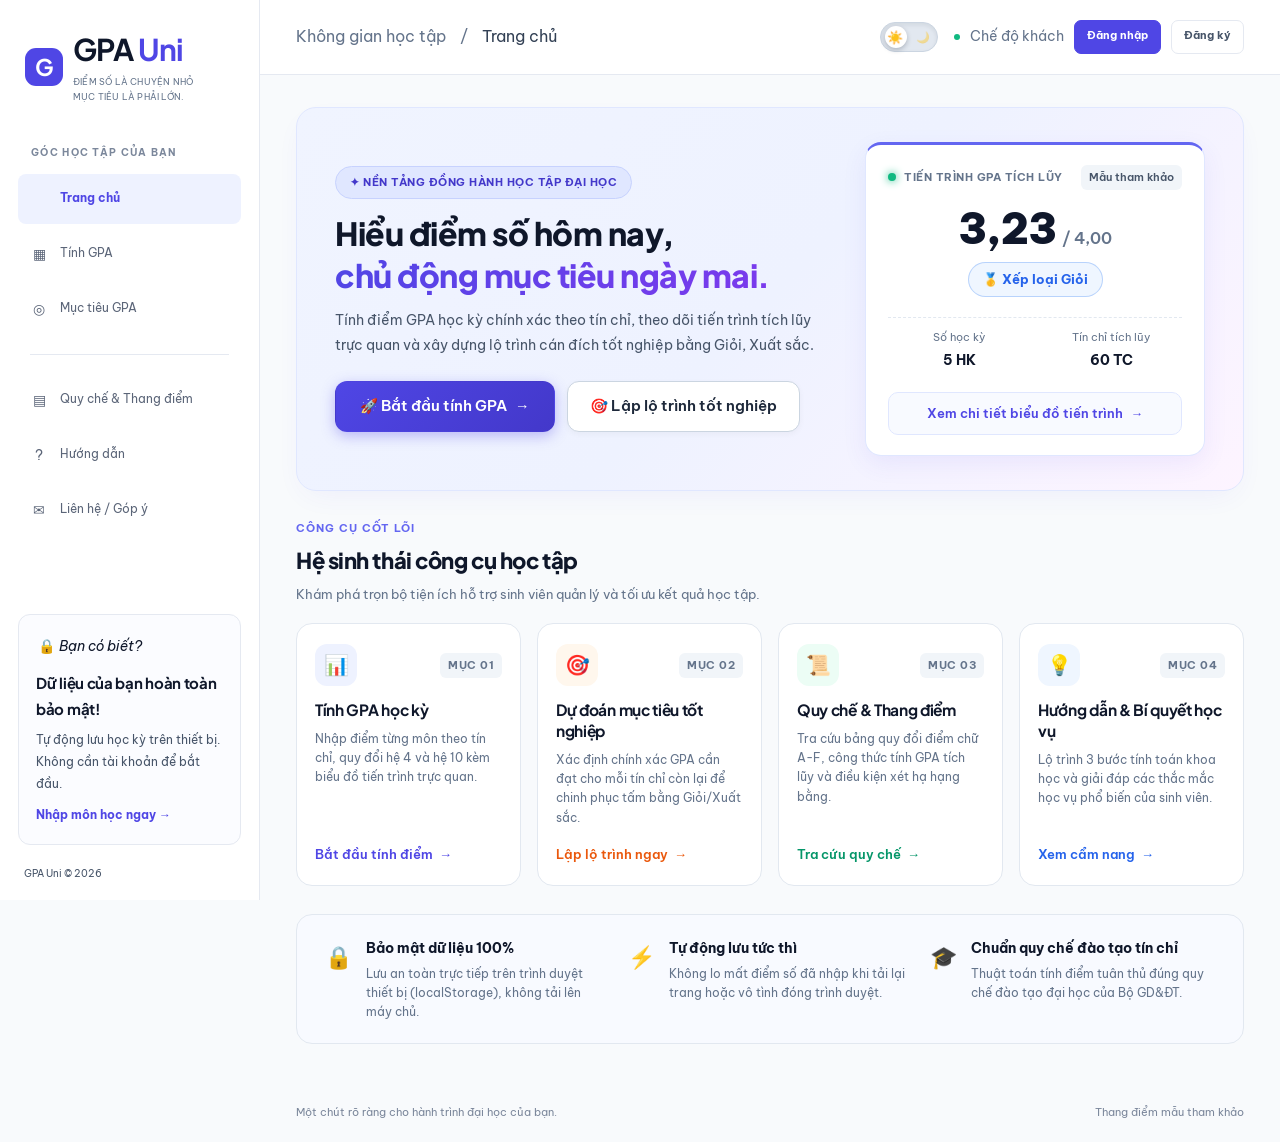
<file: index.html>
<!DOCTYPE html>
<html lang="vi">

<head>
    <meta charset="UTF-8">
    <meta name="viewport" content="width=device-width, initial-scale=1.0">
    <meta name="description"
        content="GPA Uni - Công cụ tính điểm GPA học kỳ, GPA tích lũy và lập kế hoạch mục tiêu học tập cho sinh viên">
    <meta name="keywords" content="GPA Uni, tính GPA, GPA tích lũy, mục tiêu GPA, thang điểm đại học, sinh viên">
    <title>GPA Uni - Tính điểm GPA cho sinh viên</title>
    <link rel="preconnect" href="https://fonts.googleapis.com">
    <link rel="preconnect" href="https://fonts.gstatic.com" crossorigin>
    <link href="https://fonts.googleapis.com/css2?family=Be+Vietnam+Pro:ital,wght@0,400;0,500;0,600;0,700;1,400&family=Plus+Jakarta+Sans:wght@600;700;800&display=swap" rel="stylesheet">
    <link rel="stylesheet" href="style.css">
    <link rel="stylesheet" href="auth.css">
    <link rel="apple-touch-icon" sizes="180x180" href="images/favicon/apple-touch-icon.png">
    <link rel="icon" type="image/png" sizes="32x32" href="images/favicon/favicon-32x32.png">
    <link rel="icon" type="image/png" sizes="16x16" href="images/favicon/favicon-16x16.png">
    <script>
        if (location.protocol.startsWith("http")) {
            var lienKetManifest = document.createElement("link");
            lienKetManifest.rel = "manifest";
            lienKetManifest.href = "webmanifest.json";
            document.head.appendChild(lienKetManifest);
        }
    </script>
</head>

<body>
    <aside class="thanh-ben" id="thanh-ben">
        <button type="button" class="nut-dong-menu" onclick="dongMenuDiDong()"
            aria-label="Đóng menu điều hướng">✕</button>
        <a class="thuong-hieu" href="#trang-chu" onclick="moTrang('trang-chu'); return false;">
            <span class="logo-hinh" aria-hidden="true">G</span>
            <span><strong>GPA <b>Uni</b></strong><small>ĐIỂM SỐ LÀ CHUYỆN NHỎ <br> MỤC TIÊU LÀ PHẢI LỚN.</small></span>
        </a>
        <p class="nhan-menu">GÓC HỌC TẬP CỦA BẠN</p>
        <nav id="menu" aria-label="Menu chính">
            <a id="menu-trang-chu" class="dang-chon" href="#trang-chu"
                onclick="moTrang('trang-chu'); return false;"><span class="bieu-tuong" aria-hidden="true">𖤘</span>Trang
                chủ</a>
            <a id="menu-tinh-gpa" href="#tinh-gpa" onclick="moTrang('tinh-gpa'); return false;"><span class="bieu-tuong"
                    aria-hidden="true">▦</span>Tính GPA</a>
            <a id="menu-muc-tieu" href="#muc-tieu" onclick="moTrang('muc-tieu'); return false;"><span class="bieu-tuong"
                    aria-hidden="true">◎</span>Mục tiêu GPA</a>
            <hr>
            <a id="menu-thang-diem" href="#thang-diem" onclick="moTrang('thang-diem'); return false;"><span
                    class="bieu-tuong" aria-hidden="true">▤</span>Quy chế &amp; Thang điểm</a>
            <a id="menu-huong-dan" href="#huong-dan" onclick="moTrang('huong-dan'); return false;"><span
                    class="bieu-tuong" aria-hidden="true">?</span>Hướng dẫn</a>
            <a id="menu-gop-y" href="#gop-y" onclick="moTrang('gop-y'); return false;"><span class="bieu-tuong"
                    aria-hidden="true">✉</span>Liên hệ / Góp ý</a>
        </nav>
        <div class="cuoi-menu">
            <div class="the-luu-nho">
                <span class="bieu-tuong" aria-hidden="true">🔒</span> <em>Bạn có biết?</em>
                <h3>Dữ liệu của bạn hoàn toàn bảo mật!</h3>
                <p>Tự động lưu học kỳ trên thiết bị.<br>Không cần tài khoản để bắt đầu.</p>
                <a href="#tinh-gpa" onclick="moTrang('tinh-gpa'); return false;">Nhập môn học ngay →</a>
            </div>
            <p class="ban-quyen">GPA Uni © 2026</p>
        </div>
    </aside>
    <div id="lop-phu-menu" class="lop-phu-menu" onclick="dongMenuDiDong()" aria-hidden="true"></div>

    <div class="khung-trang">
        <header class="thanh-tren">
            <div class="duong-dan">
                <button type="button" class="nut-menu" id="nut-menu" onclick="batTatMenu()"
                    aria-label="Mở hoặc đóng menu" aria-expanded="false" aria-controls="thanh-ben">☰</button>
                <span class="ten-khong-gian">Không gian học tập</span><span class="dau-chia">/</span><strong
                    id="ten-trang">Trang chủ</strong>
            </div>
            <div class="cum-phai-thanh-tren">
                <button type="button" id="nut-doi-giao-dien" class="nut-doi-giao-dien" onclick="batTatGiaoDienToi()"
                    role="switch" aria-checked="false" aria-label="Chuyển đổi giao diện sáng hoặc tối"
                    title="Chuyển đổi giao diện Sáng / Tối">
                    <span class="icon-sang" aria-hidden="true">☀️</span>
                    <span class="icon-toi" aria-hidden="true">🌙</span>
                    <span class="nut-gat-tron" aria-hidden="true"></span>
                </button>
                <div class="trang-thai"><span class="cham-xanh"></span>Lưu riêng trên thiết bị <span class="anh-dai-dien"
                        aria-hidden="true">SV</span></div>
            </div>
        </header>

        <main id="noi-dung-chinh" tabindex="-1">
            <section id="trang-chu" class="trang">
                <!-- 1. Hero Banner + Personal KPI Widget (Bento 2 cột) -->
                <div class="khung-hero-trang-chu">
                    <div class="loi-chao-trang-chu">
                        <span class="huy-hieu-kicker-hero">✦ NỀN TẢNG ĐỒNG HÀNH HỌC TẬP ĐẠI HỌC</span>
                        <h1 class="tieu-de-hero-chinh">Hiểu điểm số hôm nay,<br><span class="diem-nhan-gradient">chủ động mục tiêu ngày mai.</span></h1>
                        <p class="mo-ta-hero">Tính điểm GPA học kỳ chính xác theo tín chỉ, theo dõi tiến trình tích lũy trực quan và xây dựng lộ trình cán đích tốt nghiệp bằng Giỏi, Xuất sắc.</p>
                        <div class="nhom-nut-hero">
                            <a class="nut-chinh-hero" href="#tinh-gpa" onclick="moTrang('tinh-gpa'); return false;">
                                🚀 Bắt đầu tính GPA <span aria-hidden="true">→</span>
                            </a>
                            <a class="nut-phu-hero" href="#muc-tieu" onclick="moTrang('muc-tieu'); return false;">
                                🎯 Lập lộ trình tốt nghiệp
                            </a>
                        </div>
                    </div>

                    <div class="cot-widget-hero">
                        <div id="widget-kpi-trang-chu" class="the-widget-kpi-trang-chu" aria-live="polite">
                            <!-- Được tự động cập nhật bởi capNhatWidgetTrangChu() -->
                        </div>
                    </div>
                </div>

                <!-- 2. Lưới 4 Thẻ Bento Công Cụ Trụ Cột -->
                <div class="khung-phan-doan-trang-chu">
                    <div class="dau-phan-doan-trang-chu">
                        <div>
                            <span class="so-muc-phan-doan">CÔNG CỤ CỐT LÕI</span>
                            <h2>Hệ sinh thái công cụ học tập</h2>
                            <p>Khám phá trọn bộ tiện ích hỗ trợ sinh viên quản lý và tối ưu kết quả học tập.</p>
                        </div>
                    </div>

                    <div class="luoi-bento-cong-cu-trang-chu">
                        <!-- Thẻ 1: Tính GPA -->
                        <a class="the-bento-tool tim" href="#tinh-gpa" onclick="moTrang('tinh-gpa'); return false;">
                            <div class="dau-the-tool">
                                <span class="icon-tool" aria-hidden="true">📊</span>
                                <span class="badge-tool">MỤC 01</span>
                            </div>
                            <h3>Tính GPA học kỳ</h3>
                            <p>Nhập điểm từng môn theo tín chỉ, quy đổi hệ 4 và hệ 10 kèm biểu đồ tiến trình trực quan.</p>
                            <span class="nut-chuyen-tool">Bắt đầu tính điểm <b aria-hidden="true">→</b></span>
                        </a>

                        <!-- Thẻ 2: Mục tiêu GPA -->
                        <a class="the-bento-tool cam" href="#muc-tieu" onclick="moTrang('muc-tieu'); return false;">
                            <div class="dau-the-tool">
                                <span class="icon-tool" aria-hidden="true">🎯</span>
                                <span class="badge-tool">MỤC 02</span>
                            </div>
                            <h3>Dự đoán mục tiêu tốt nghiệp</h3>
                            <p>Xác định chính xác GPA cần đạt cho mỗi tín chỉ còn lại để chinh phục tấm bằng Giỏi/Xuất sắc.</p>
                            <span class="nut-chuyen-tool">Lập lộ trình ngay <b aria-hidden="true">→</b></span>
                        </a>

                        <!-- Thẻ 3: Quy chế & Thang điểm -->
                        <a class="the-bento-tool xanh-la" href="#thang-diem" onclick="moTrang('thang-diem'); return false;">
                            <div class="dau-the-tool">
                                <span class="icon-tool" aria-hidden="true">📜</span>
                                <span class="badge-tool">MỤC 03</span>
                            </div>
                            <h3>Quy chế &amp; Thang điểm</h3>
                            <p>Tra cứu bảng quy đổi điểm chữ A-F, công thức tính GPA tích lũy và điều kiện xét hạ hạng bằng.</p>
                            <span class="nut-chuyen-tool">Tra cứu quy chế <b aria-hidden="true">→</b></span>
                        </a>

                        <!-- Thẻ 4: Hướng dẫn -->
                        <a class="the-bento-tool xanh-duong" href="#huong-dan" onclick="moTrang('huong-dan'); return false;">
                            <div class="dau-the-tool">
                                <span class="icon-tool" aria-hidden="true">💡</span>
                                <span class="badge-tool">MỤC 04</span>
                            </div>
                            <h3>Hướng dẫn &amp; Bí quyết học vụ</h3>
                            <p>Lộ trình 3 bước tính toán khoa học và giải đáp các thắc mắc học vụ phổ biến của sinh viên.</p>
                            <span class="nut-chuyen-tool">Xem cẩm nang <b aria-hidden="true">→</b></span>
                        </a>
                    </div>
                </div>

                <!-- 3. Dải Cam kết & Bảo mật -->
                <div class="dai-cam-ket-trang-chu">
                    <div class="muc-cam-ket">
                        <span class="icon-cam-ket" aria-hidden="true">🔒</span>
                        <div>
                            <strong>Bảo mật dữ liệu 100%</strong>
                            <p>Lưu an toàn trực tiếp trên trình duyệt thiết bị (localStorage), không tải lên máy chủ.</p>
                        </div>
                    </div>
                    <div class="muc-cam-ket">
                        <span class="icon-cam-ket" aria-hidden="true">⚡</span>
                        <div>
                            <strong>Tự động lưu tức thì</strong>
                            <p>Không lo mất điểm số đã nhập khi tải lại trang hoặc vô tình đóng trình duyệt.</p>
                        </div>
                    </div>
                    <div class="muc-cam-ket">
                        <span class="icon-cam-ket" aria-hidden="true">🎓</span>
                        <div>
                            <strong>Chuẩn quy chế đào tạo tín chỉ</strong>
                            <p>Thuật toán tính điểm tuân thủ đúng quy chế đào tạo đại học của Bộ GD&amp;ĐT.</p>
                        </div>
                    </div>
                </div>
            </section>

            <section id="tinh-gpa" class="trang">
                <div id="dau-trang-tinh" class="dau-trang">
                    <div>
                        <p class="so-muc">01 / TÍNH GPA</p>
                        <h1>Tính GPA học kỳ</h1>
                        <p>Mỗi môn học đều có trọng số. Cùng xem bức tranh học kỳ của bạn.</p>
                    </div>
                </div>

                <div class="the-bieu-do-tich-luy" id="khung-bieu-do-tich-luy" style="display: none;">
                    <div class="luoi-bieu-do-tich-luy">
                        <div class="cot-do-thi-tich-luy">
                            <div class="dau-bieu-do-tich-luy">
                                <div>
                                    <h2 class="tieu-de-bieu-do-tich-luy">Biểu đồ tiến trình GPA tích lũy</h2>
                                    <p>Theo dõi trực quan xu hướng điểm trung bình tích lũy qua các học kỳ.</p>
                                </div>
                            </div>

                            <div class="khung-svg-tich-luy">
                                <svg id="bieu-do-gpa-svg" viewBox="0 0 740 300" role="img"
                                    aria-label="Biểu đồ tiến trình GPA tích lũy qua các học kỳ"></svg>
                                <div id="hop-xoa-moc-bieu-do" class="hop-xoa-moc-bieu-do" hidden role="dialog"
                                    aria-label="Tùy chọn mốc học kỳ">
                                    <div class="thong-tin-moc-chon">
                                        <span id="ten-moc-dang-chon" class="ten-moc-dang-chon">HK1 24-25</span>
                                        <span id="diem-moc-dang-chon" class="diem-moc-dang-chon">3,33</span>
                                        <span id="tin-chi-moc-dang-chon" class="tin-chi-moc-dang-chon">15 TC</span>
                                    </div>
                                    <div class="nhom-hanh-dong-moc">
                                        <button type="button" class="nut-xem-mon-moc" onclick="chuyenDenHocKyTuMocDangChon()"
                                            title="Xem và chỉnh sửa danh sách môn học của học kỳ này">
                                            <span aria-hidden="true">↓</span> Xem môn học
                                        </button>
                                        <button type="button" class="nut-xoa-moc-chon" onclick="xoaMocDangChonBieuDo()"
                                            title="Xóa mốc học kỳ này khỏi biểu đồ">
                                            <span aria-hidden="true">✕</span> Xóa mốc
                                        </button>
                                    </div>
                                </div>
                            </div>
                            <p id="goi-y-tuong-tac-bieu-do" class="goi-y-tuong-tac-bieu-do">
                                <span class="bieu-tuong-goi-y" aria-hidden="true">💡</span>
                                Mẹo: Nhấp đúp vào điểm mốc (hoặc bấm Xem môn học) để mở ngay danh sách môn của kỳ đó. Bấm 1 lần để xem điểm và xóa mốc.
                            </p>
                            <p id="thong-bao-bieu-do" class="ghi-chu-bieu-do" role="status" aria-live="polite"></p>
                        </div>

                        <div class="cot-tong-quan-tich-luy">
                            <div class="the-kpi-tich-luy">
                                <div class="dau-kpi-tich-luy">
                                    <span class="nhan-kpi-tich-luy">TỔNG QUAN TÍCH LŨY</span>
                                    <button type="button" id="nut-doi-thang-bieu-do" class="nhan-thang-diem"
                                        onclick="doiThangBieuDoTichLuy()"
                                        title="Bấm để chuyển đổi hiển thị giữa Thang 4.0 và Thang 10.0">↻ Thang 4.0</button>
                                </div>
                                <div class="khoi-diem-trung-tam">
                                    <div class="dong-diem-lon">
                                        <strong id="so-gpa-tich-luy-lon">3,23</strong>
                                        <span id="mau-so-thang-bieu-do" class="tren-bon">/ 4,0</span>
                                    </div>
                                    <span class="nhan-gpa-tich-luy">GPA TÍCH LŨY HIỆN TẠI</span>
                                    <div class="khung-huy-hieu-tich-luy">
                                        <span id="chenh-lech-gpa-tich-luy" class="nhan-chenh-lech">Tính trên 5 học kỳ · Xếp loại: Giỏi</span>
                                        <span id="tin-chi-gpa-tich-luy" class="nhan-tin-chi-tich-luy">Tín chỉ đang tính trong GPA: 60 TC</span>
                                    </div>
                                </div>
                                <div class="chan-kpi-tich-luy">
                                    <span class="ghi-chu-tu-dong-tich-luy">✦ Tự động đồng bộ với các kỳ đã lưu</span>
                                </div>
                            </div>
                        </div>
                    </div>
                </div>

                <div class="bo-cuc-tinh">
                    <div class="cot-nhap">
                        <div class="the-nhap the-nhap-mon-hoc" id="the-nhap-mon-hoc">
                            <div class="dau-the">
                                <div>
                                    <h2 id="tieu-de-bang">Tính nhanh GPA của bạn</h2>
                                    <p>Nhập điểm, bấm tính và hiểu rõ kết quả.</p>
                                </div>
                                <div class="nhom-nut-dau-the">
                                    <button type="button" class="nut-chu" onclick="duLieuMau()">Thử dữ liệu mẫu</button>
                                    <button type="button" class="nut-chu" onclick="lamMoi()">Làm mới</button>
                                </div>
                            </div>
                            <div class="thanh-cai-dat-ky-diem">
                                <div class="cai-dat">
                                    <div class="cot-cai-dat-ky">
                                        <label for="nut-kich-hoat-ten-ky">Tên học kỳ</label>
                                        <div class="khung-tuy-bien-ky" id="khung-tuy-bien-ky">
                                            <button type="button" class="nut-kich-hoat-ten-ky" id="nut-kich-hoat-ten-ky"
                                                aria-haspopup="listbox" aria-expanded="false"
                                                aria-controls="danh-sach-lua-chon-ky">
                                                <span id="nhan-ky-dang-chon" class="nhan-ky-dang-chon">HK1 2024-2025</span>
                                                <span class="mui-ten-ky" aria-hidden="true">▾</span>
                                            </button>
                                            <ul id="danh-sach-lua-chon-ky" class="danh-sach-lua-chon-ky" role="listbox"
                                                aria-label="Danh sách học kỳ" hidden>
                                                <li class="muc-lua-chon-ky" role="option" data-value="HK1 2023-2024"
                                                    tabindex="-1">
                                                    <span class="ten-ky-item">HK1 2023-2024</span>
                                                    <span class="huy-hieu-so-mon-ky" hidden></span>
                                                </li>
                                                <li class="muc-lua-chon-ky" role="option" data-value="HK2 2023-2024"
                                                    tabindex="-1">
                                                    <span class="ten-ky-item">HK2 2023-2024</span>
                                                    <span class="huy-hieu-so-mon-ky" hidden></span>
                                                </li>
                                                <li class="muc-lua-chon-ky" role="option" data-value="HK1 2024-2025"
                                                    tabindex="-1">
                                                    <span class="ten-ky-item">HK1 2024-2025</span>
                                                    <span class="huy-hieu-so-mon-ky" hidden></span>
                                                </li>
                                                <li class="muc-lua-chon-ky" role="option" data-value="HK2 2024-2025"
                                                    tabindex="-1">
                                                    <span class="ten-ky-item">HK2 2024-2025</span>
                                                    <span class="huy-hieu-so-mon-ky" hidden></span>
                                                </li>
                                                <li class="muc-lua-chon-ky" role="option" data-value="HK Hè 2024-2025"
                                                    tabindex="-1">
                                                    <span class="ten-ky-item">HK Hè 2024-2025</span>
                                                    <span class="huy-hieu-so-mon-ky" hidden></span>
                                                </li>
                                                <li class="muc-lua-chon-ky" role="option" data-value="HK1 2025-2026"
                                                    tabindex="-1">
                                                    <span class="ten-ky-item">HK1 2025-2026</span>
                                                    <span class="huy-hieu-so-mon-ky" hidden></span>
                                                </li>
                                                <li class="muc-lua-chon-ky" role="option" data-value="HK2 2025-2026"
                                                    tabindex="-1">
                                                    <span class="ten-ky-item">HK2 2025-2026</span>
                                                    <span class="huy-hieu-so-mon-ky" hidden></span>
                                                </li>
                                                <li class="muc-lua-chon-ky" role="option" data-value="HK Hè 2025-2026"
                                                    tabindex="-1">
                                                    <span class="ten-ky-item">HK Hè 2025-2026</span>
                                                    <span class="huy-hieu-so-mon-ky" hidden></span>
                                                </li>
                                                <li class="muc-lua-chon-ky" role="option" data-value="HK1 2026-2027"
                                                    tabindex="-1">
                                                    <span class="ten-ky-item">HK1 2026-2027</span>
                                                    <span class="huy-hieu-so-mon-ky" hidden></span>
                                                </li>
                                            </ul>
                                            <select id="ten-ky" name="ten_ky" class="select-an-dong-bo" onchange="chuyenHocKyTinhGpa()"
                                                tabindex="-1" aria-hidden="true">
                                                <option value="HK1 2023-2024">HK1 2023-2024</option>
                                                <option value="HK2 2023-2024">HK2 2023-2024</option>
                                                <option value="HK1 2024-2025" selected>HK1 2024-2025</option>
                                                <option value="HK2 2024-2025">HK2 2024-2025</option>
                                                <option value="HK Hè 2024-2025">HK Hè 2024-2025</option>
                                                <option value="HK1 2025-2026">HK1 2025-2026</option>
                                                <option value="HK2 2025-2026">HK2 2025-2026</option>
                                                <option value="HK Hè 2025-2026">HK Hè 2025-2026</option>
                                                <option value="HK1 2026-2027">HK1 2026-2027</option>
                                            </select>
                                        </div>
                                    </div>
                                    <div><label for="he-diem">Thang điểm</label><select id="he-diem" name="he_diem" onchange="doiHeDiem()">
                                            <option value="4">Điểm hệ 4 (0–4)</option>
                                            <option value="10">Điểm hệ 10 (0–10)</option>
                                        </select></div>
                                </div>
                                <div class="khung-quy-che-diem">
                                    <span class="nhan-quy-che-diem">QUY ĐỔI HỆ CHỮ:</span>
                                    <p class="cau-hinh"><a href="#thang-diem"
                                            onclick="moTrang('thang-diem'); return false;">A+ / A / B+ / B / C+ / C / D+ / D / F ↗</a></p>
                                </div>
                            </div>
                            <div class="vung-bang">
                                <table class="bang-mon">
                                    <caption class="sr-only">Danh sách môn học</caption>
                                    <thead>
                                        <tr>
                                            <th class="cot-stt">#</th>
                                            <th class="cot-tinh">TÍNH</th>
                                            <th class="cot-ten">TÊN MÔN HỌC</th>
                                            <th class="cot-tc">TÍN CHỈ</th>
                                            <th id="cot-tieu-de-diem" class="cot-diem">ĐIỂM <span
                                                    class="gioi-han-diem">(MAX 4.0)</span></th>
                                            <th id="cot-tieu-de-diem-10" class="cot-diem-10 cot-diem-10-th">ĐIỂM HỆ 10
                                                <span class="gioi-han-diem">(MAX 10)</span>
                                            </th>
                                            <th class="cot-he-chu">HỆ CHỮ</th>
                                            <th class="cot-xoa"></th>
                                        </tr>
                                    </thead>
                                    <tbody id="danh-sach-mon"></tbody>
                                </table>
                            </div>
                            <div class="cuoi-bang">
                                <button type="button" class="nut-them-mon-hoc" onclick="themMon()">+ Thêm môn học</button>
                                <p class="ghi-chu-cuoi-bang">Chấp nhận dấu phẩy thập phân.<br>Điểm F vẫn tính tín chỉ.</p>
                            </div>
                            <div class="hang-tinh">
                                <p id="loi-mon" class="loi" role="alert"></p>
                                <button type="button" class="nut-tinh-gpa-ky" onclick="tinhGPA()">Tính GPA học kỳ <span aria-hidden="true">→</span></button>
                            </div>
                            <p id="trang-thai-luu" class="trang-thai-luu" role="status" aria-live="polite"></p>
                        </div>
                        <div class="loi-ich"><span>✓ Tính theo tín chỉ</span><span>✓ Nhập hệ 4, hệ 10 kèm quy đổi Hệ
                                chữ</span><span>✓ Tự động lưu dữ liệu</span></div>
                        <div class="cac-buoc">
                            <div><span>01</span>
                                <p><strong>Chọn hệ điểm</strong><small>Đối chiếu quy chế trường.</small></p>
                            </div>
                            <div><span>02</span>
                                <p><strong>Nhập môn học</strong><small>Thêm tín chỉ và điểm.</small></p>
                            </div>
                            <div><span>03</span>
                                <p><strong>Xem kết quả</strong><small>Bấm tính để xem GPA.</small></p>
                            </div>
                        </div>
                    </div>
                    <aside class="cot-ket-qua">
                        <div class="ket-qua" aria-live="polite">
                            <h3>KẾT QUẢ HỌC KỲ</h3>
                            <div class="vong-diem">
                                <span id="icon-vong-diem" class="icon-vong-diem" aria-hidden="true"></span>
                                <strong id="gpa-ky">—</strong>
                                <span id="mau-so-gpa-ky">/ 4,00</span>
                            </div>
                            <p id="xep-loai-ky" class="xep-loai">Chưa có kết quả</p>
                            <div class="thong-ke">
                                <div><strong id="tong-tin-chi">—</strong><span>Tín chỉ</span></div>
                                <div><strong id="tong-so-mon">—</strong><span>Môn học</span></div>
                                <div><strong id="diem-cao-nhat">—</strong><span>Điểm cao nhất</span></div>
                            </div>
                            <p id="thong-tin-ky" hidden>Nhập điểm và bấm tính để xem kết quả.</p>
                            <p id="diem-he-10" hidden></p>
                            <p id="phep-tinh" hidden></p>
                        </div>
                        <div class="meo-nho">
                            <h3><span aria-hidden="true">☼</span> Một lưu ý nhỏ</h3>
                            <p>GPA được tính theo tín chỉ. Môn nhiều tín chỉ sẽ ảnh hưởng nhiều hơn đến kết quả.</p><a
                                href="#huong-dan" onclick="moTrang('huong-dan'); return false;">Hiểu hơn về cách tính
                                →</a>
                        </div>
                    </aside>
                </div>
            </section>
            <section id="muc-tieu" class="trang">
                <div class="dau-trang">
                    <div>
                        <p class="so-muc">02 / MỤC TIÊU GPA</p>
                        <h1 class="tieu-de-du-doan"><span class="bieu-tuong-du-doan" aria-hidden="true">◎</span> Dự đoán mục tiêu tốt nghiệp</h1>
                        <p>Xác định mức GPA cần đạt cho các tín chỉ còn lại để chinh phục tấm bằng mơ ước.</p>
                    </div>
                </div>

                <div class="bo-cuc-muc-tieu">
                    <div class="cot-nhap-muc-tieu">
                        <div class="the-nhap the-nhap-muc-tieu">
                            <div class="dau-the">
                                <div>
                                    <h2>Thiết lập lộ trình tốt nghiệp</h2>
                                    <p>Chọn loại bằng mong muốn hoặc tùy chỉnh điểm và tín chỉ của bạn.</p>
                                </div>
                                <div class="nhom-nut-nhanh-muc-tieu">
                                    <button type="button" class="nut-chu nut-lam-moi-mt" onclick="lamMoiMucTieu()">Làm mới</button>
                                </div>
                            </div>

                            <form id="form-muc-tieu" onsubmit="tinhMucTieu(); return false;" novalidate>
                                <div class="khung-chon-nhanh-hang">
                                    <span class="nhan-chon-nhanh">Mục tiêu nhanh:</span>
                                    <div class="day-huy-hieu-muc-tieu" role="group" aria-label="Chọn nhanh mục tiêu tốt nghiệp">
                                        <button type="button" class="nut-hang-nhanh" data-gpa="3.60" onclick="chonNhanhHangMucTieu('3.60')">
                                            <span class="icon-hang" aria-hidden="true">🏆</span> Xuất sắc (≥ 3,60)
                                        </button>
                                        <button type="button" class="nut-hang-nhanh" data-gpa="3.20" onclick="chonNhanhHangMucTieu('3.20')">
                                            <span class="icon-hang" aria-hidden="true">🥇</span> Giỏi (≥ 3,20)
                                        </button>
                                    </div>
                                </div>

                                <div class="luoi-nhap-muc-tieu">
                                    <!-- Nhóm 1: Đích đến mong muốn -->
                                    <div class="khoi-nhom-mt">
                                        <div class="tieu-de-nhom-mt">
                                            <span class="so-nhom-mt" aria-hidden="true">1</span>
                                            <span>Đích đến mong muốn</span>
                                        </div>
                                        <div class="cac-o-nhom-mt">
                                            <div>
                                                <label for="loai-tot-nghiep-muc-tieu">Muốn tốt nghiệp loại</label>
                                                <select id="loai-tot-nghiep-muc-tieu" name="loai_tot_nghiep_muc_tieu" onchange="chonLoaiTotNghiepMucTieu()">
                                                    <option value="">— Tự nhập GPA —</option>
                                                    <option value="3.60">Bằng Xuất sắc (≥ 3,60)</option>
                                                    <option value="3.20">Bằng Giỏi (≥ 3,20)</option>
                                                    <option value="2.50">Bằng Khá (≥ 2,50)</option>
                                                    <option value="2.00">Bằng Trung bình (≥ 2,00)</option>
                                                    <option value="1.00">Loại Yếu (≥ 1,00)</option>
                                                    <option value="0.00">Loại Kém (&lt; 1,00)</option>
                                                </select>
                                            </div>
                                            <div>
                                                <label for="gpa-muc-tieu">GPA mục tiêu (hệ 4)</label>
                                                <input id="gpa-muc-tieu" name="gpa_muc_tieu" type="text" inputmode="decimal" placeholder="Ví dụ: 3,2"
                                                    oninput="dongBoLoaiTotNghiepTuGpa(); luuMucTieuVaoBoNho(); capNhatThanhTienDoTinChi();">
                                            </div>
                                        </div>
                                    </div>

                                    <!-- Nhóm 2: Hiện trạng tích lũy -->
                                    <div class="khoi-nhom-mt">
                                        <div class="tieu-de-nhom-mt">
                                            <span class="so-nhom-mt" aria-hidden="true">2</span>
                                            <span>Hiện trạng tích lũy</span>
                                        </div>
                                        <div class="cac-o-nhom-mt">
                                            <div>
                                                <label for="gpa-hien-tai">GPA hiện tại (hệ 4)</label>
                                                <input id="gpa-hien-tai" name="gpa_hien_tai" type="text" inputmode="decimal" placeholder="Ví dụ: 3,0"
                                                    oninput="luuMucTieuVaoBoNho(); capNhatThanhTienDoTinChi();">
                                            </div>
                                            <div>
                                                <label for="tin-chi-hien-tai">Tín chỉ đang tính trong GPA</label>
                                                <input id="tin-chi-hien-tai" name="tin_chi_hien_tai" type="text" inputmode="decimal" placeholder="Ví dụ: 60"
                                                    oninput="capNhatTinChiTuToanKhoa(); luuMucTieuVaoBoNho(); capNhatThanhTienDoTinChi();">
                                            </div>
                                        </div>
                                    </div>

                                    <!-- Nhóm 3: Quỹ tín chỉ toàn khóa -->
                                    <div class="khoi-nhom-mt">
                                        <div class="tieu-de-nhom-mt">
                                            <span class="so-nhom-mt" aria-hidden="true">3</span>
                                            <span>Quỹ tín chỉ toàn khóa</span>
                                        </div>
                                        <div class="cac-o-nhom-mt">
                                            <div>
                                                <label for="tong-tc-toan-khoa">Tổng tín chỉ toàn khoá</label>
                                                <input id="tong-tc-toan-khoa" name="tong_tc_toan_khoa" type="text" inputmode="decimal" placeholder="Ví dụ: 135"
                                                    oninput="capNhatTinChiTuToanKhoa(); luuMucTieuVaoBoNho(); capNhatThanhTienDoTinChi();">
                                            </div>
                                            <div>
                                                <label for="tin-chi-con-lai">Tín chỉ còn lại dự kiến</label>
                                                <input id="tin-chi-con-lai" name="tin_chi_con_lai" type="text" inputmode="decimal" placeholder="Ví dụ: 70"
                                                    oninput="capNhatToanKhoaTuTinChiConLai(); luuMucTieuVaoBoNho(); capNhatThanhTienDoTinChi();">
                                            </div>
                                        </div>
                                    </div>
                                </div>

                                <!-- Thanh tiến độ hoàn thành tín chỉ -->
                                <div class="khung-tien-do-tin-chi" id="khung-tien-do-tin-chi">
                                    <div class="dong-thong-tin-tien-do">
                                        <span>Tiến độ hoàn thành tín chỉ:</span>
                                        <strong id="nhan-tien-do-tin-chi">0 / 0 TC (0%)</strong>
                                    </div>
                                    <div class="thanh-tien-do-tc" role="progressbar" aria-valuenow="0" aria-valuemin="0" aria-valuemax="100">
                                        <div class="tien-do-tc-fill" id="tien-do-tc-fill" style="width: 0%;"></div>
                                    </div>
                                </div>

                                <div class="hang-tinh hang-tinh-muc-tieu">
                                    <p id="loi-muc-tieu" class="loi" role="alert"></p>
                                    <button type="submit" class="nut-du-doan">Dự đoán mục tiêu tốt nghiệp <span aria-hidden="true">→</span></button>
                                </div>
                            </form>
                        </div>
                    </div>

                    <aside class="cot-ket-qua cot-ket-qua-muc-tieu">
                        <div id="ket-qua-muc-tieu" class="ket-qua hop-ket-qua-du-doan" aria-live="polite">
                            <h3>KẾT QUẢ DỰ ĐOÁN</h3>
                            <div class="vong-diem vong-diem-muc-tieu">
                                <span class="icon-vong-diem" aria-hidden="true">🎯</span>
                                <strong>—</strong>
                                <span>/ 4,00 CẦN ĐẠT</span>
                            </div>
                            <p class="xep-loai">Chưa có kết quả</p>
                            <div class="thong-ke">
                                <div><strong>—</strong><span>GPA hiện tại</span></div>
                                <div><strong>—</strong><span>Mục tiêu</span></div>
                                <div><strong>—</strong><span>TC còn lại</span></div>
                            </div>
                            <p class="mo-ta-cho-du-doan">Điền thông tin và bấm <strong>"Dự đoán mục tiêu tốt nghiệp"</strong> để xem phân tích khả thi và gợi ý tổ hợp điểm chữ chi tiết.</p>
                        </div>

                        <div class="meo-nho meo-nho-muc-tieu">
                            <h3><span aria-hidden="true">☼</span> Công thức & Lưu ý học vụ</h3>
                            <p><strong>Tín chỉ còn lại</strong> = Tổng tín chỉ toàn khoá − Tín chỉ đã có điểm.</p>
                            <p>Giả định tín chỉ mới được cộng thêm, không thay thế điểm học lại. Xếp loại tốt nghiệp còn phụ thuộc quy chế xét bằng và hạ hạng của trường.</p>
                            <a href="#thang-diem" onclick="moTrang('thang-diem'); return false;">Xem bảng thang điểm & quy chế →</a>
                        </div>
                    </aside>
                </div>
            </section>

            <section id="thang-diem" class="trang the-noi-dung">
                <p class="so-muc">03 / THANG ĐIỂM</p>
                <h2>Hiểu cách tính GPA</h2>
                <p class="cong-thuc">GPA = Tổng (điểm môn × tín chỉ) / Tổng tín chỉ được tính</p>
                <p>Ví dụ: môn 3 tín chỉ đạt 4,0 và môn 2 tín chỉ đạt 3,0 cho GPA = (3 × 4 + 2 × 3) / 5 =
                    <strong>3,60</strong>.
                </p>
                <p class="luu-y">Bảng quy đổi hệ 10 – điểm chữ – hệ 4 dưới đây là mẫu tham khảo theo thang điểm của Đại
                    học Kinh tế Quốc dân.</p>
                <div class="hai-cot">
                    <div class="cot">
                        <h3>Quy đổi điểm từng môn</h3>
                        <table class="bang-thang-diem">
                            <thead>
                                <tr>
                                    <th>Hệ 10</th>
                                    <th>Điểm chữ</th>
                                    <th>Hệ 4</th>
                                </tr>
                            </thead>
                            <tbody>
                                <tr>
                                    <td>Từ 9,0 đến 10</td>
                                    <td><span class="huy-hieu-thang-diem muc-xuat-sac">A+</span></td>
                                    <td><strong>4,0</strong></td>
                                </tr>
                                <tr>
                                    <td>Từ 8,5 đến dưới 9,0</td>
                                    <td><span class="huy-hieu-thang-diem muc-xuat-sac">A</span></td>
                                    <td><strong>4,0</strong></td>
                                </tr>
                                <tr>
                                    <td>Từ 8,0 đến dưới 8,5</td>
                                    <td><span class="huy-hieu-thang-diem muc-gioi">B+</span></td>
                                    <td><strong>3,5</strong></td>
                                </tr>
                                <tr>
                                    <td>Từ 7,0 đến dưới 8,0</td>
                                    <td><span class="huy-hieu-thang-diem muc-gioi">B</span></td>
                                    <td><strong>3,0</strong></td>
                                </tr>
                                <tr>
                                    <td>Từ 6,5 đến dưới 7,0</td>
                                    <td><span class="huy-hieu-thang-diem muc-kha">C+</span></td>
                                    <td><strong>2,5</strong></td>
                                </tr>
                                <tr>
                                    <td>Từ 5,5 đến dưới 6,5</td>
                                    <td><span class="huy-hieu-thang-diem muc-kha">C</span></td>
                                    <td><strong>2,0</strong></td>
                                </tr>
                                <tr>
                                    <td>Từ 5,0 đến dưới 5,5</td>
                                    <td><span class="huy-hieu-thang-diem muc-trung-binh">D+</span></td>
                                    <td><strong>1,5</strong></td>
                                </tr>
                                <tr>
                                    <td>Từ 4,0 đến dưới 5,0</td>
                                    <td><span class="huy-hieu-thang-diem muc-trung-binh">D</span></td>
                                    <td><strong>1,0</strong></td>
                                </tr>
                                <tr>
                                    <td>Dưới 4,0</td>
                                    <td><span class="huy-hieu-thang-diem muc-kem">F</span></td>
                                    <td><strong>0,0</strong></td>
                                </tr>
                            </tbody>
                        </table>
                    </div>
                    <div class="cot">
                        <h3>Xếp loại GPA</h3>
                        <table class="bang-thang-diem">
                            <thead>
                                <tr>
                                    <th>GPA hệ 4</th>
                                    <th>Xếp loại</th>
                                </tr>
                            </thead>
                            <tbody>
                                <tr>
                                    <td>3,60 đến 4,00</td>
                                    <td><span class="huy-hieu-thang-diem muc-xuat-sac">🏆 Xuất sắc</span></td>
                                </tr>
                                <tr>
                                    <td>3,20 đến dưới 3,60</td>
                                    <td><span class="huy-hieu-thang-diem muc-gioi">🥇 Giỏi</span></td>
                                </tr>
                                <tr>
                                    <td>2,50 đến dưới 3,20</td>
                                    <td><span class="huy-hieu-thang-diem muc-kha">🥈 Khá</span></td>
                                </tr>
                                <tr>
                                    <td>2,00 đến dưới 2,50</td>
                                    <td><span class="huy-hieu-thang-diem muc-trung-binh">🥉 Trung bình</span></td>
                                </tr>
                                <tr>
                                    <td>1,00 đến dưới 2,00</td>
                                    <td><span class="huy-hieu-thang-diem muc-yeu">⚠️ Yếu</span></td>
                                </tr>
                                <tr>
                                    <td>Dưới 1,00</td>
                                    <td><span class="huy-hieu-thang-diem muc-kem">❌ Kém</span></td>
                                </tr>
                            </tbody>
                        </table>
                    </div>
                </div>
                <p class="ghi-chu">Quy đổi từng môn trước khi tính bình quân. Không đổi trực tiếp GPA hệ 10 sang hệ 4
                    bằng một tỷ lệ cố định. Xếp loại dùng GPA chưa làm tròn.</p>
            </section>

            <section id="huong-dan" class="trang the-noi-dung">
                <div class="dau-huong-dan">
                    <p class="so-muc">04 / HƯỚNG DẪN</p>
                    <h2>Bắt đầu trong ba bước</h2>
                    <p class="mo-ta-huong-dan">Nắm vững quy tắc tính điểm tín chỉ để theo dõi kết quả học tập chính xác và chủ động nhất.</p>
                </div>

                <ol class="luoi-buoc-huong-dan">
                    <li class="the-buoc-hd">
                        <div class="dau-buoc-hd">
                            <span class="so-buoc-hd" aria-hidden="true">01</span>
                            <span class="nhan-buoc-hd">Bước 1 · Thiết lập</span>
                        </div>
                        <h3>Chọn học kỳ &amp; thang điểm</h3>
                        <p>Chọn học kỳ, thang điểm (hệ 4, hệ 10 hoặc điểm chữ A+, A, B+, B, C+, C, D+, D, F) và đối chiếu thang điểm mẫu với quy chế trường.</p>
                    </li>
                    <li class="the-buoc-hd">
                        <div class="dau-buoc-hd">
                            <span class="so-buoc-hd" aria-hidden="true">02</span>
                            <span class="nhan-buoc-hd">Bước 2 · Nhập liệu</span>
                        </div>
                        <h3>Nhập môn học &amp; tín chỉ</h3>
                        <p>Nhập tín chỉ, điểm và chọn những môn được tính GPA. Hệ thống sẽ tự động lưu dữ liệu ngay khi bạn nhập vào.</p>
                    </li>
                    <li class="the-buoc-hd">
                        <div class="dau-buoc-hd">
                            <span class="so-buoc-hd" aria-hidden="true">03</span>
                            <span class="nhan-buoc-hd">Bước 3 · Phân tích</span>
                        </div>
                        <h3>Xem kết quả &amp; tiến trình</h3>
                        <p>Bấm tính để xem kết quả chi tiết; điểm học kỳ cũng tự động đồng bộ sang biểu đồ GPA tích lũy.</p>
                    </li>
                </ol>

                <div class="phan-giai-dap-hd">
                    <h3 class="tieu-de-phan-hd">Giải đáp &amp; Lưu ý học vụ quan trọng</h3>
                    <div class="luoi-giai-dap-hd">
                        <article class="the-giai-dap-hd">
                            <div class="dau-giai-dap-hd">
                                <span class="icon-giai-dap tim" aria-hidden="true">⚖</span>
                                <h3>Môn nhiều tín chỉ ảnh hưởng thế nào?</h3>
                            </div>
                            <p>Môn 4 tín chỉ có trọng số gấp đôi môn 2 tín chỉ. GPA tích lũy cũng được tính theo tín chỉ, không lấy trung bình cộng của các GPA học kỳ.</p>
                        </article>

                        <article class="the-giai-dap-hd">
                            <div class="dau-giai-dap-hd">
                                <span class="icon-giai-dap cam" aria-hidden="true">!</span>
                                <h3>Điểm F và môn không tính GPA</h3>
                            </div>
                            <p>F tương ứng 0 điểm nhưng vẫn tính tín chỉ trong mẫu số. Với GDTC, GDQP-AN hoặc môn đạt/không đạt, hãy kiểm tra quy chế rồi bỏ chọn nếu môn đó không tính GPA. Công cụ không tự loại môn theo tên.</p>
                        </article>

                        <article class="the-giai-dap-hd">
                            <div class="dau-giai-dap-hd">
                                <span class="icon-giai-dap xanh-duong" aria-hidden="true">↻</span>
                                <h3>Môn học lại và học cải thiện</h3>
                            </div>
                            <p>Website không tự nhận diện môn học lại. Đối với những môn học lại, lấy điểm cao nhất, chỉ chọn lần học được công nhận trong bảng điểm.</p>
                        </article>

                        <article class="the-giai-dap-hd">
                            <div class="dau-giai-dap-hd">
                                <span class="icon-giai-dap xanh-la" aria-hidden="true">↗</span>
                                <h3>Biểu đồ tiến trình GPA tích lũy</h3>
                            </div>
                            <p>Mỗi học kỳ sau khi tính điểm sẽ tự động cập nhật thành một điểm mốc trên biểu đồ xu hướng. Bạn có thể bấm vào từng điểm mốc để xem chi tiết hoặc xóa học kỳ đó.</p>
                        </article>

                        <article class="the-giai-dap-hd">
                            <div class="dau-giai-dap-hd">
                                <span class="icon-giai-dap tim" aria-hidden="true">◎</span>
                                <h3>Cách dùng công cụ Mục tiêu GPA</h3>
                            </div>
                            <p>Nhập GPA tích lũy hiện tại, số tín chỉ đã tích lũy và số tín chỉ dự kiến học tiếp để biết mức GPA cần đạt trong kỳ tới kèm gợi ý tổ hợp điểm chữ minh họa.</p>
                        </article>

                        <article class="the-giai-dap-hd">
                            <div class="dau-giai-dap-hd">
                                <span class="icon-giai-dap ngoc" aria-hidden="true">✓</span>
                                <h3>Dữ liệu được lưu ở đâu?</h3>
                            </div>
                            <p>Danh sách môn học của từng học kỳ và tiến trình GPA tích lũy được tự động lưu ngay trên trình duyệt bằng localStorage khi bạn nhập liệu, đồng thời tự động khôi phục khi bạn mở lại trang.</p>
                        </article>
                    </div>
                </div>

                <div class="chan-huong-dan-cta">
                    <div class="noi-dung-cta-hd">
                        <strong>Sẵn sàng áp dụng cho học kỳ này?</strong>
                        <p>Bắt đầu nhập bảng điểm học kỳ hoặc lập kế hoạch chinh phục mục tiêu GPA của bạn ngay hôm nay.</p>
                    </div>
                    <div class="nhom-nut-cta-hd">
                        <a class="nut" href="#tinh-gpa" onclick="moTrang('tinh-gpa'); return false;">Tính GPA học kỳ <span>→</span></a>
                        <a class="nut nut-phu" href="#muc-tieu" onclick="moTrang('muc-tieu'); return false;">Lập mục tiêu GPA</a>
                    </div>
                </div>
            </section>

            <section id="gop-y" class="trang">
                <div class="dau-trang">
                    <div>
                        <p class="so-muc">05 / GÓP Ý</p>
                        <h1>Góp ý &amp; Liên hệ GPA Uni</h1>
                        <p>Đóng góp ý kiến, báo lỗi hoặc đề xuất tính năng để cùng hoàn thiện trải nghiệm học tập.</p>
                    </div>
                </div>

                <div class="bo-cuc-gop-y">
                    <div class="cot-nhap-gop-y">
                        <div class="the-nhap the-nhap-gop-y">
                            <div class="dau-the">
                                <div>
                                    <h2>Soạn thông điệp góp ý</h2>
                                    <p>Chọn chủ đề nhanh hoặc nhập nội dung bạn muốn chia sẻ.</p>
                                </div>
                                <div class="nhom-nut-dau-the">
                                    <button type="button" class="nut-chu" onclick="duLieuMauGopY()">Thử dữ liệu mẫu</button>
                                    <button type="button" class="nut-chu" onclick="lamMoiGopY()">Làm mới</button>
                                </div>
                            </div>

                            <form id="form-gop-y" onsubmit="taoGopY(); return false;" novalidate>
                                <div class="khung-chon-nhanh-hang">
                                    <span class="nhan-chon-nhanh">Chủ đề góp ý:</span>
                                    <div class="day-chu-de-gop-y" role="group" aria-label="Chọn nhanh chủ đề góp ý">
                                        <button type="button" class="nut-chu-de-gop-y" onclick="chonChuDeGopY('Đề xuất tính năng', 'Đề xuất thêm tính năng...')">
                                            <span class="icon-chu-de" aria-hidden="true">💡</span> Đề xuất tính năng
                                        </button>
                                        <button type="button" class="nut-chu-de-gop-y" onclick="chonChuDeGopY('Báo lỗi tính toán', 'Báo lỗi tính điểm môn...')">
                                            <span class="icon-chu-de" aria-hidden="true">🐞</span> Báo lỗi tính toán
                                        </button>
                                        <button type="button" class="nut-chu-de-gop-y" onclick="chonChuDeGopY('Giao diện & Hiển thị', 'Góp ý giao diện...')">
                                            <span class="icon-chu-de" aria-hidden="true">🎨</span> Giao diện &amp; Hiển thị
                                        </button>
                                        <button type="button" class="nut-chu-de-gop-y" onclick="chonChuDeGopY('Quy chế & Thang điểm', 'Hỏi về quy chế điểm...')">
                                            <span class="icon-chu-de" aria-hidden="true">📚</span> Quy chế &amp; Thang điểm
                                        </button>
                                    </div>
                                </div>

                                <div class="luoi-truong-gop-y">
                                    <div class="o-nhap-gop-y">
                                        <label for="ho-ten">Họ tên người gửi (tùy chọn)</label>
                                        <input id="ho-ten" name="ho_ten" type="text" maxlength="100" placeholder="Ví dụ: Nguyễn Văn A" oninput="capNhatXemTruocGopY()">
                                    </div>
                                    <div class="o-nhap-gop-y">
                                        <label for="tieu-de">Tiêu đề góp ý <span class="dau-bat-buoc">*</span></label>
                                        <input id="tieu-de" name="tieu_de" type="text" required maxlength="150" placeholder="Ví dụ: Thay đổi giao diện trực quan hơn..." oninput="capNhatXemTruocGopY()">
                                    </div>
                                </div>

                                <div class="khung-noi-dung-gop-y">
                                    <div class="dau-noi-dung-gop-y">
                                        <label for="noi-dung">Nội dung chi tiết <span class="dau-bat-buoc">*</span></label>
                                        <span id="dem-ky-tu-gop-y" class="dem-ky-tu">0 / 2000 ký tự</span>
                                    </div>
                                    <textarea id="noi-dung" name="noi_dung" rows="5" required maxlength="2000" placeholder="Mô tả cụ thể góp ý, lỗi gặp phải hoặc tính năng bạn mong muốn..." oninput="capNhatXemTruocGopY()"></textarea>
                                </div>

                                <div class="nhom-nut nhom-nut-gop-y">
                                    <button type="submit" class="nut-gui-email">Gửi qua Email <span>→</span></button>
                                    <button type="button" class="nut-phu" onclick="guiQuaGmailWeb()">Mở nhanh bằng Gmail trên Web ↗</button>
                                    <button type="button" class="nut-phu" onclick="saoChepGopY()">Sao chép nội dung</button>
                                </div>

                                <p id="trang-thai-gop-y" class="ghi-chu-trang-thai" role="status"></p>
                            </form>
                        </div>
                    </div>

                    <aside class="cot-thong-tin-gop-y">
                        <div class="the-xem-truoc-gop-y">
                            <div class="thanh-dau-thu">
                                <div class="cham-trang-thai-thu">
                                    <span class="cham-do"></span>
                                    <span class="cham-vang"></span>
                                    <span class="cham-xanh-la"></span>
                                </div>
                                <span class="nhan-live-preview">LIVE PREVIEW</span>
                            </div>
                            <div class="thong-tin-nguoi-nhan">
                                <span class="nhan-to">Tới:</span>
                                <strong>ducanh05012k6@gmail.com</strong>
                            </div>
                            <div class="khung-ban-thu">
                                <label for="ban-gop-y" class="nhan-ban-gop-y">Nội dung thư chuyển tiếp</label>
                                <textarea id="ban-gop-y" name="ban_gop_y" rows="8" readonly placeholder="Nội dung thư sẽ tự động hiển thị tại đây khi bạn nhập form..."></textarea>
                            </div>
                        </div>

                        <div class="meo-nho meo-nho-gop-y">
                            <h3><span aria-hidden="true">✉</span> Kênh tiếp nhận trực tiếp</h3>
                            <p>Mọi ý kiến đóng góp được gửi thẳng tới hòm thư cá nhân của quản trị viên <a href="mailto:ducanh05012k6@gmail.com"><strong>ducanh05012k6@gmail.com</strong></a>.</p>
                            <p>Hệ thống tôn trọng tuyệt đối quyền riêng tư và cam kết phản hồi sớm nhất có thể.</p>
                        </div>
                    </aside>
                </div>
            </section>
        </main>
        <footer><span>Một chút rõ ràng cho hành trình đại học của bạn.</span><a href="#thang-diem"
                onclick="moTrang('thang-diem'); return false;">Thang điểm mẫu tham khảo</a></footer>
    </div>
    <noscript>
        <p>Hãy bật JavaScript để sử dụng chức năng tính điểm.</p>
    </noscript>
    <script src="gpa-uni.js"></script>
    <script src="auth.js"></script>
</body>

</html>
</file>
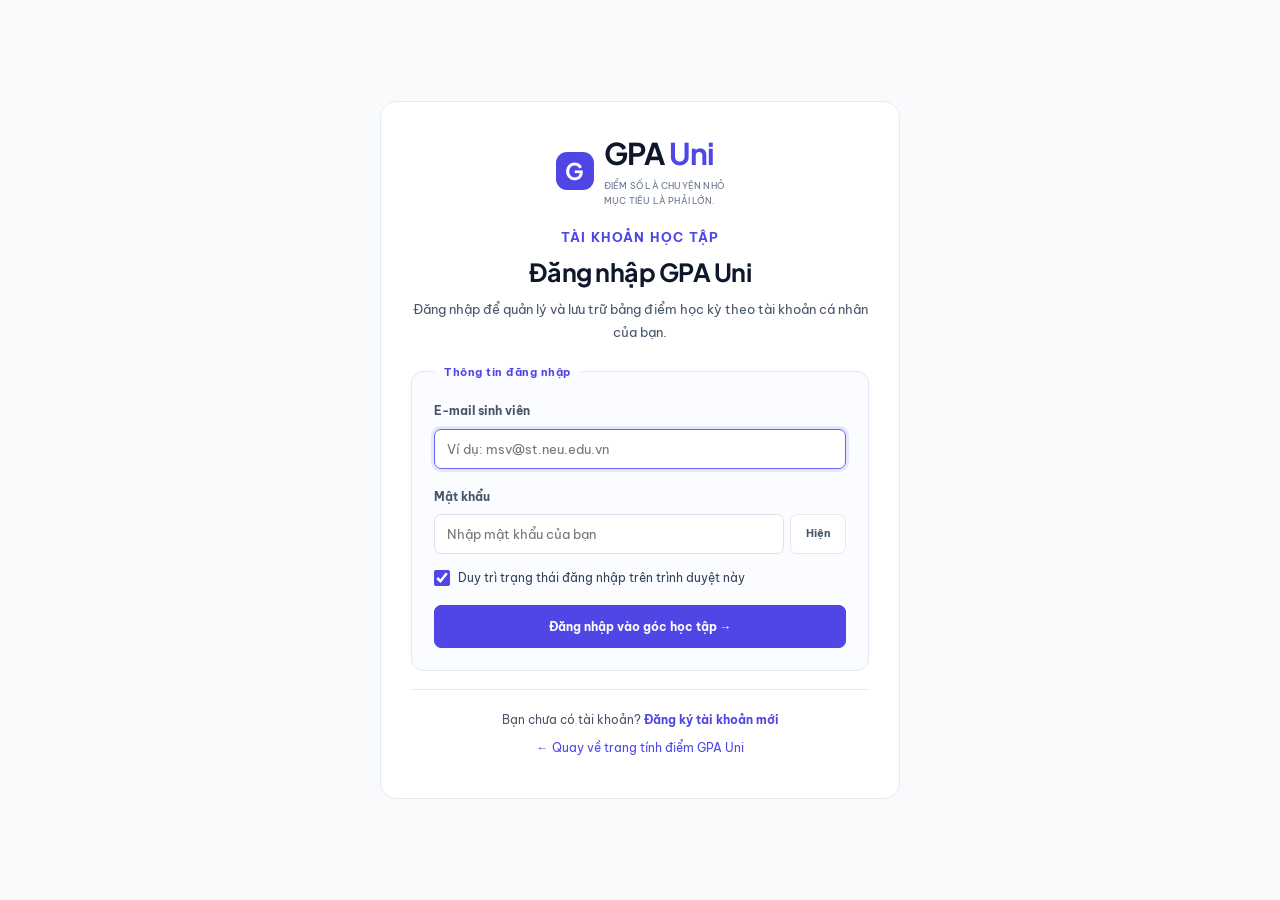
<file: login.html>
<!DOCTYPE html>
<html lang="vi">
<head>
    <meta charset="UTF-8">
    <meta name="viewport" content="width=device-width, initial-scale=1.0">
    <meta name="description" content="Đăng nhập tài khoản GPA Uni - Tính điểm GPA cho sinh viên">
    <meta name="keywords" content="GPA Uni, đăng nhập, tính điểm GPA, sinh viên">
    <title>Đăng nhập — GPA Uni</title>
    <link rel="preconnect" href="https://fonts.googleapis.com">
    <link rel="preconnect" href="https://fonts.gstatic.com" crossorigin>
    <link href="https://fonts.googleapis.com/css2?family=Be+Vietnam+Pro:ital,wght@0,400;0,500;0,600;0,700;1,400&family=Plus+Jakarta+Sans:wght@600;700;800&display=swap" rel="stylesheet">
    <link rel="stylesheet" href="style.css">
    <link rel="stylesheet" href="auth.css">
    <link rel="apple-touch-icon" sizes="180x180" href="images/favicon/apple-touch-icon.png">
    <link rel="icon" type="image/png" sizes="32x32" href="images/favicon/favicon-32x32.png">
    <link rel="icon" type="image/png" sizes="16x16" href="images/favicon/favicon-16x16.png">
    <script>
        if (location.protocol.startsWith("http")) {
            var lienKetManifest = document.createElement("link");
            lienKetManifest.rel = "manifest";
            lienKetManifest.href = "webmanifest.json";
            document.head.appendChild(lienKetManifest);
        }
    </script>
</head>
<body class="trang-auth">
    <main class="khung-auth">
        <section class="the-auth the-noi-dung">
            <header class="dau-auth">
                <a class="thuong-hieu thuong-hieu-auth" href="index.html" title="Quay về Trang chủ GPA Uni">
                    <span class="logo-hinh" aria-hidden="true">G</span>
                    <span>
                        <strong>GPA <b>Uni</b></strong>
                        <small>ĐIỂM SỐ LÀ CHUYỆN NHỎ <br> MỤC TIÊU LÀ PHẢI LỚN.</small>
                    </span>
                </a>
                <p class="dong-nho">TÀI KHOẢN HỌC TẬP</p>
                <h1>Đăng nhập GPA Uni</h1>
                <p>Đăng nhập để quản lý và lưu trữ bảng điểm học kỳ theo tài khoản cá nhân của bạn.</p>
            </header>

            <p id="thong-bao-auth" class="hop-thong-bao" role="status" aria-live="polite"></p>
            <form id="form-dang-nhap" action="#" method="post" onsubmit="xuLyDangNhap(); return false;" novalidate>
                <fieldset class="nhom-truong">
                    <legend>Thông tin đăng nhập</legend>

                    <div class="o-nhap">
                        <label for="email-dang-nhap">E-mail sinh viên</label>
                        <input id="email-dang-nhap" name="email" type="email" placeholder="Ví dụ: msv@st.neu.edu.vn" maxlength="100" autocomplete="email" autofocus required>
                        <span id="loi-email-dang-nhap" class="loi" role="alert"></span>
                    </div>

                    <div class="o-nhap">
                        <label for="mat-khau-dang-nhap">Mật khẩu</label>
                        <div class="khung-mat-khau">
                            <input id="mat-khau-dang-nhap" name="password" type="password" placeholder="Nhập mật khẩu của bạn" maxlength="50" autocomplete="current-password" required>
                            <button type="button" class="nut-phu nut-hien-mk" onclick="doiHienMatKhau('mat-khau-dang-nhap', this)" aria-label="Hiện hoặc ẩn mật khẩu">Hiện</button>
                        </div>
                        <span id="loi-mat-khau-dang-nhap" class="loi" role="alert"></span>
                    </div>

                    <div class="hang-tuy-chon">
                        <label class="chon" for="ghi-nho">
                            <input type="checkbox" id="ghi-nho" name="remember" checked>
                            Duy trì trạng thái đăng nhập trên trình duyệt này
                        </label>
                    </div>

                    <div class="nhom-nut-auth">
                        <button type="submit" id="nut-dang-nhap" class="nut-day">Đăng nhập vào góc học tập <span aria-hidden="true">→</span></button>
                    </div>
                </fieldset>
            </form>

            <footer class="chan-auth">
                <p>Bạn chưa có tài khoản? <a href="register.html"><strong>Đăng ký tài khoản mới</strong></a></p>
                <p><a href="index.html">← Quay về trang tính điểm GPA Uni</a></p>
            </footer>
        </section>
    </main>

    <noscript><p>Hãy bật JavaScript để sử dụng chức năng đăng nhập.</p></noscript>
    <script src="auth.js"></script>
</body>
</html>
</file>
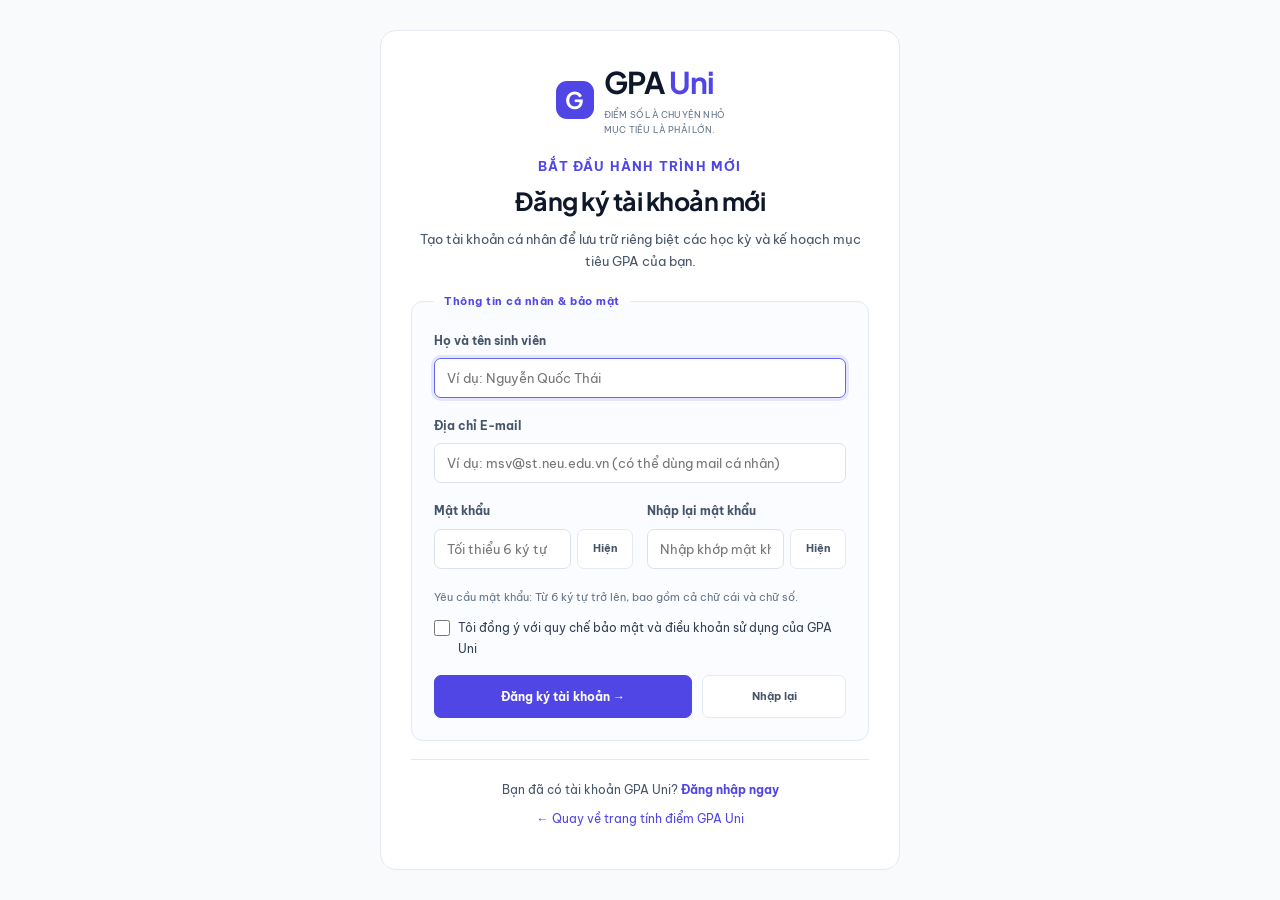
<file: register.html>
<!DOCTYPE html>
<html lang="vi">
<head>
    <meta charset="UTF-8">
    <meta name="viewport" content="width=device-width, initial-scale=1.0">
    <meta name="description" content="Đăng ký tài khoản mới trên GPA Uni">
    <meta name="keywords" content="GPA Uni, đăng ký, tạo tài khoản, tính GPA">
    <title>Đăng ký tài khoản — GPA Uni</title>
    <link rel="preconnect" href="https://fonts.googleapis.com">
    <link rel="preconnect" href="https://fonts.gstatic.com" crossorigin>
    <link href="https://fonts.googleapis.com/css2?family=Be+Vietnam+Pro:ital,wght@0,400;0,500;0,600;0,700;1,400&family=Plus+Jakarta+Sans:wght@600;700;800&display=swap" rel="stylesheet">
    <link rel="stylesheet" href="style.css">
    <link rel="stylesheet" href="auth.css">
    <link rel="apple-touch-icon" sizes="180x180" href="images/favicon/apple-touch-icon.png">
    <link rel="icon" type="image/png" sizes="32x32" href="images/favicon/favicon-32x32.png">
    <link rel="icon" type="image/png" sizes="16x16" href="images/favicon/favicon-16x16.png">
    <script>
        if (location.protocol.startsWith("http")) {
            var lienKetManifest = document.createElement("link");
            lienKetManifest.rel = "manifest";
            lienKetManifest.href = "webmanifest.json";
            document.head.appendChild(lienKetManifest);
        }
    </script>
</head>
<body class="trang-auth">
    <main class="khung-auth">
        <section class="the-auth the-noi-dung">
            <header class="dau-auth">
                <a class="thuong-hieu thuong-hieu-auth" href="index.html" title="Quay về Trang chủ GPA Uni">
                    <span class="logo-hinh" aria-hidden="true">G</span>
                    <span>
                        <strong>GPA <b>Uni</b></strong>
                        <small>ĐIỂM SỐ LÀ CHUYỆN NHỎ <br> MỤC TIÊU LÀ PHẢI LỚN.</small>
                    </span>
                </a>
                <p class="dong-nho">BẮT ĐẦU HÀNH TRÌNH MỚI</p>
                <h1>Đăng ký tài khoản mới</h1>
                <p>Tạo tài khoản cá nhân để lưu trữ riêng biệt các học kỳ và kế hoạch mục tiêu GPA của bạn.</p>
            </header>

            <p id="thong-bao-auth" class="hop-thong-bao" role="status" aria-live="polite"></p>

            <form id="form-dang-ky" action="#" method="post" onsubmit="xuLyDangKy(); return false;" onreset="xoaLoiDangKy();" novalidate>
                <fieldset class="nhom-truong">
                    <legend>Thông tin cá nhân &amp; bảo mật</legend>

                    <div class="o-nhap">
                        <label for="ho-ten-dang-ky">Họ và tên sinh viên</label>
                        <input id="ho-ten-dang-ky" name="fullname" type="text" placeholder="Ví dụ: Nguyễn Quốc Thái" maxlength="100" autocomplete="name" autofocus required>
                        <span id="loi-ho-ten" class="loi" role="alert"></span>
                    </div>

                    <div class="o-nhap">
                        <label for="email-dang-ky">Địa chỉ E-mail</label>
                        <input id="email-dang-ky" name="email" type="email" placeholder="Ví dụ: msv@st.neu.edu.vn (có thể dùng mail cá nhân)" maxlength="100" autocomplete="email" required>
                        <span id="loi-email-dang-ky" class="loi" role="alert"></span>
                    </div>

                    <div class="hai-cot-auth">
                        <div class="o-nhap">
                            <label for="mat-khau-dang-ky">Mật khẩu</label>
                            <div class="khung-mat-khau">
                                <input id="mat-khau-dang-ky" name="password" type="password" placeholder="Tối thiểu 6 ký tự" maxlength="50" autocomplete="new-password" required>
                                <button type="button" class="nut-phu nut-hien-mk" onclick="doiHienMatKhau('mat-khau-dang-ky', this)" aria-label="Hiện hoặc ẩn mật khẩu">Hiện</button>
                            </div>
                            <span id="loi-mat-khau-dang-ky" class="loi" role="alert"></span>
                        </div>

                        <div class="o-nhap">
                            <label for="xac-nhan-mat-khau">Nhập lại mật khẩu</label>
                            <div class="khung-mat-khau">
                                <input id="xac-nhan-mat-khau" name="confirm_password" type="password" placeholder="Nhập khớp mật khẩu" maxlength="50" autocomplete="new-password" required>
                                <button type="button" class="nut-phu nut-hien-mk" onclick="doiHienMatKhau('xac-nhan-mat-khau', this)" aria-label="Hiện hoặc ẩn mật khẩu xác nhận">Hiện</button>
                            </div>
                            <span id="loi-xac-nhan-mat-khau" class="loi" role="alert"></span>
                        </div>
                    </div>

                    <p class="goi-y-nho">Yêu cầu mật khẩu: Từ 6 ký tự trở lên, bao gồm cả chữ cái và chữ số.</p>

                    <div class="hang-tuy-chon">
                        <label class="chon" for="dong-y-dieu-khoan">
                            <input type="checkbox" id="dong-y-dieu-khoan" name="terms" required>
                            Tôi đồng ý với quy chế bảo mật và điều khoản sử dụng của GPA Uni
                        </label>
                        <span id="loi-dieu-khoan" class="loi" role="alert"></span>
                    </div>

                    <div class="nhom-nut-auth">
                        <button type="submit" id="nut-dang-ky" class="nut-day">Đăng ký tài khoản <span aria-hidden="true">→</span></button>
                        <input type="reset" id="nut-nhap-lai-dang-ky" name="nut_nhap_lai" class="nut nut-phu nut-reset" value="Nhập lại">
                    </div>
                </fieldset>
            </form>

            <footer class="chan-auth">
                <p>Bạn đã có tài khoản GPA Uni? <a href="login.html"><strong>Đăng nhập ngay</strong></a></p>
                <p><a href="index.html">← Quay về trang tính điểm GPA Uni</a></p>
            </footer>
        </section>
    </main>

    <noscript><p>Hãy bật JavaScript để sử dụng chức năng đăng ký tài khoản.</p></noscript>
    <script src="auth.js"></script>
</body>
</html>
</file>
<file: style.css>
:root {
    /* Hệ font chữ */
    --font-chinh: "Be Vietnam Pro", -apple-system, BlinkMacSystemFont, "Segoe UI", Roboto, sans-serif;
    --font-tieu-de: "Plus Jakarta Sans", "Be Vietnam Pro", -apple-system, BlinkMacSystemFont, "Segoe UI", sans-serif;

    /* Màu sắc thương hiệu */
    --mau-chu-dao: #4f46e5;
    --mau-chu-dao-hover: #3730a3;
    --mau-chu-dao-nhat: #e0e7ff;
    --mau-chu-dao-nhan: #4338ca;

    /* Màu nền & bề mặt */
    --mau-nen-chinh: #f8fafc;
    --mau-nen-the: #ffffff;
    --mau-nen-phu: #f1f5f9;
    --mau-nen-xam-nhat: #f8fafc;

    /* Màu chữ & văn bản */
    --mau-chu-chinh: #0f172a;
    --mau-chu-phu: #64748b;
    --mau-chu-nhe: #94a3b8;

    /* Đường viền & phân cách */
    --mau-duong-vien: #e2e8f0;
    --mau-duong-vien-nhat: #e9edf3;
    --mau-duong-vien-dam: #cbd5e1;

    /* Màu trạng thái */
    --mau-thanh-cong: #10b981;
    --mau-thanh-cong-nhat: #ecfdf5;
    --mau-canh-bao: #f59e0b;
    --mau-canh-bao-nhat: #fffbeb;
    --mau-nguy-hiem: #ef4444;
    --mau-nguy-hiem-nhat: #fee2e2;

    /* Bo góc */
    --bo-goc-xs: 4px;
    --bo-goc-sm: 6px;
    --bo-goc-md: 10px;
    --bo-goc-lg: 14px;
    --bo-goc-xl: 18px;
    --bo-goc-tron: 9999px;

    /* Đổ bóng */
    --do-bong-the: 0 1px 3px rgba(0, 0, 0, 0.05);
    --do-bong-noi: 0 4px 6px -1px rgba(0, 0, 0, 0.07), 0 2px 4px -2px rgba(0, 0, 0, 0.05);
}

* {
    box-sizing: border-box;
}

body {
    margin: 0;
    background-color: var(--mau-nen-chinh);
    color: var(--mau-chu-chinh);
    font-family: var(--font-chinh);
    -webkit-font-smoothing: antialiased;
    -moz-osx-font-smoothing: grayscale;
    text-rendering: optimizeLegibility;
    font-size: 14px;
    line-height: 1.7;
}

a {
    color: var(--mau-chu-dao);
    text-decoration: none;
}

a:hover {
    color: var(--mau-chu-dao-hover);
}

h1, h2, h3, p {
    margin-top: 0;
}

h1, h2, h3 {
    font-family: var(--font-tieu-de);
    letter-spacing: -0.02em;
}

h1 {
    font-size: 30px;
    line-height: 1.45;
    letter-spacing: -0.6px;
}

h2 {
    font-size: 20px;
    margin-bottom: 8px;
}

h3 {
    font-size: 15px;
    margin-bottom: 8px;
}

p {
    color: var(--mau-chu-phu);
    margin-bottom: 16px;
}

button, input, select, textarea {
    font-family: var(--font-chinh);
}

button, a {
    cursor: pointer;
}

button:focus, a:focus, input:focus, select:focus, textarea:focus {
    outline: 2px solid #818cf8;
    outline-offset: 3px;
}

.thanh-ben {
    position: fixed;
    top: 0;
    bottom: 0;
    left: 0;
    width: 260px;
    padding: 30px 18px 18px;
    background-color: #ffffff;
    border-right: 1px solid #e5e9f1;
    display: flex;
    flex-direction: column;
    overflow-y: auto;
    z-index: 10;
}

.thuong-hieu {
    display: flex;
    align-items: center;
    gap: 10px;
    color: #0f172a;
    padding: 0 7px;
}

.thuong-hieu strong {
    display: block;
    font-size: 30px;
    line-height: 1.3;
    letter-spacing: -1px;
}

.thuong-hieu b {
    color: #4f46e5;
}

.thuong-hieu small {
    display: block;
    margin-top: 5px;
    color: #64748b;
    font-size: 9px;
    letter-spacing: 0.2px;
}

.logo-hinh {
    width: 38px;
    height: 38px;
    border-radius: 11px;
    background-color: #4f46e5;
    color: #ffffff;
    text-align: center;
    line-height: 38px;
    font-size: 23px;
    font-weight: bold;
}

.nhan-menu {
    margin: 39px 13px 13px;
    color: #7b879b;
    font-size: 10px;
    letter-spacing: 1.3px;
    font-weight: bold;
}

nav a {
    display: flex;
    align-items: center;
    gap: 11px;
    padding: 11px 11px;
    margin-bottom: 5px;
    border-radius: 8px;
    color: #5b6578;
    font-size: 12px;
}

nav a:hover {
    background-color: #f8fafc;
}

nav a.dang-chon {
    background-color: #eef2ff;
    color: #4f46e5;
    font-weight: bold;
}

.bieu-tuong {
    display: inline-block;
    width: 20px;
    font-size: 14px;
    line-height: 2;
    text-align: center;
}

nav hr {
    border: 0;
    border-top: 1px solid #e5e9f1;
    margin: 20px 12px;
}

.cuoi-menu {
    margin-top: auto;
    padding-top: 30px;
}

.the-luu-nho {
    padding: 17px;
    background-color: #fbfcff;
    border: 1px solid #e5e9f1;
    border-radius: 12px;
}

.the-luu-nho .bieu-tuong {
    color: #4f46e5;
}

.the-luu-nho h3 {
    margin-top: 10px;
    font-size: 15px;
}

.the-luu-nho p {
    font-size: 12px;
    line-height: 1.8;
    margin-bottom: 9px;
}

.the-luu-nho a {
    font-size: 12px;
    font-weight: bold;
}

.ban-quyen {
    display: flex;
    justify-content: space-between;
    font-size: 10px;
    margin: 20px 6px 0;
}


.khung-trang {
    margin-left: 260px;
}

.thanh-tren {
    height: 75px;
    padding: 0 36px;
    border-bottom: 1px solid #e5e9f1;
    background-color: #ffffff;
    display: flex;
    align-items: center;
    justify-content: space-between;
    gap: 15px;
}

.duong-dan {
    display: flex;
    align-items: center;
    gap: 14px;
    color: #64748b;
    font-size: 16px;
}

.duong-dan strong {
    color: #334155;
    font-weight: normal;
}

.cum-phai-thanh-tren {
    display: flex;
    align-items: center;
    gap: 16px;
}

/* Công tắc chuyển đổi Giao diện Sáng / Tối (Toggle Switch) */
.nut-doi-giao-dien {
    position: relative;
    width: 58px;
    height: 30px;
    min-height: 30px;
    border-radius: 999px;
    background-color: #e2e8f0;
    border: 1px solid #cbd5e1;
    cursor: pointer;
    display: inline-flex;
    align-items: center;
    justify-content: space-between;
    padding: 0 6px;
    box-shadow: inset 0 2px 4px rgba(15, 23, 42, 0.08);
    transition: background-color 0.25s ease, border-color 0.25s ease, box-shadow 0.25s ease;
    user-select: none;
    outline: none;
    flex-shrink: 0;
}

.nut-doi-giao-dien:hover {
    border-color: #94a3b8;
}

.nut-doi-giao-dien:focus-visible {
    outline: 2px solid #6366f1;
    outline-offset: 2px;
}

.nut-doi-giao-dien .icon-sang,
.nut-doi-giao-dien .icon-toi {
    font-size: 13px;
    line-height: 1;
    z-index: 1;
    transition: opacity 0.2s ease, transform 0.2s ease;
}

.nut-doi-giao-dien .icon-sang {
    opacity: 1;
    transform: scale(1);
}

.nut-doi-giao-dien .icon-toi {
    opacity: 0.45;
    transform: scale(0.85);
}

.nut-gat-tron {
    position: absolute;
    top: 3px;
    left: 4px;
    width: 22px;
    height: 22px;
    border-radius: 50%;
    background-color: #ffffff;
    box-shadow: 0 2px 5px rgba(15, 23, 42, 0.25);
    transition: transform 0.28s cubic-bezier(0.4, 0, 0.2, 1), background-color 0.2s ease;
    pointer-events: none;
}

/* Khi Chế độ Tối được bật */
body.che-do-toi .nut-doi-giao-dien {
    background-color: #312e81;
    border-color: #4338ca;
    box-shadow: inset 0 2px 5px rgba(0, 0, 0, 0.35);
}

body.che-do-toi .nut-doi-giao-dien:hover {
    border-color: #6366f1;
}

body.che-do-toi .nut-doi-giao-dien .nut-gat-tron {
    transform: translateX(26px);
    background-color: #f8fafc;
    box-shadow: 0 2px 6px rgba(0, 0, 0, 0.4);
}

body.che-do-toi .nut-doi-giao-dien .icon-sang {
    opacity: 0.45;
    transform: scale(0.85);
}

body.che-do-toi .nut-doi-giao-dien .icon-toi {
    opacity: 1;
    transform: scale(1);
}

.trang-thai {
    display: flex;
    align-items: center;
    gap: 8px;
    color: #64748b;
    font-size: 14px;
}

.ten-tai-khoan {
    font-weight: 600;
    color: var(--mau-chu-chinh);
    font-size: 13px;
}

.cham-xanh {
    width: 6px;
    height: 6px;
    border-radius: 50%;
    background-color: #10b981;
}

.anh-dai-dien {
    width: 38px;
    height: 38px;
    line-height: 38px;
    margin-left: 15px;
    border: 1px solid #e0e7ff;
    border-radius: 50%;
    text-align: center;
    color: #4f46e5;
    background-color: #eef2ff;
    font-size: 14px;
    font-weight: bold;
}

.nut-menu {
    display: none;
}

main {
    max-width: 1400px;
    min-height: 80vh;
    padding: 32px 36px 15px;
    margin: 0 auto;
}

main:focus {
    outline: none;
}

.trang {
    display: none;
}

#trang-chu {
    display: block;
}

.dong-nho {
    color: #4f46e5;
    font-size: 10px;
    font-weight: bold;
    letter-spacing: 1.2px;
}

/* ========================================================
   TRANG CHỦ — BENTO PORTAL & PERSONAL KPI WIDGET
   ======================================================== */

.khung-hero-trang-chu {
    display: grid;
    grid-template-columns: 1fr 340px;
    gap: 24px;
    align-items: stretch;
    background: linear-gradient(135deg, #f0f4ff 0%, #eef2ff 50%, #fdf4ff 100%);
    border: 1px solid #e0e7ff;
    border-radius: 20px;
    padding: 34px 38px;
    margin-bottom: 28px;
    box-shadow: 0 10px 30px -10px rgba(79, 70, 229, 0.08);
}

.loi-chao-trang-chu {
    display: flex;
    flex-direction: column;
    justify-content: center;
}

.huy-hieu-kicker-hero {
    display: inline-flex;
    align-items: center;
    gap: 6px;
    align-self: flex-start;
    padding: 6px 14px;
    border-radius: 999px;
    font-size: 11px;
    font-weight: 700;
    letter-spacing: 0.5px;
    text-transform: uppercase;
    background: #e0e7ff;
    color: #4338ca;
    border: 1px solid #c7d2fe;
}

.tieu-de-hero-chinh {
    margin: 14px 0 12px;
    font-size: 32px;
    font-weight: 800;
    line-height: 1.3;
    letter-spacing: -0.5px;
    color: #0f172a;
}

.diem-nhan-gradient {
    background: linear-gradient(135deg, #4f46e5 0%, #7c3aed 100%);
    -webkit-background-clip: text;
    -webkit-text-fill-color: transparent;
}

.mo-ta-hero {
    max-width: 540px;
    font-size: 13.5px;
    line-height: 1.8;
    color: #475569;
    margin: 0 0 24px;
}

.nhom-nut-hero {
    display: flex;
    flex-wrap: wrap;
    gap: 12px;
}

.nut-chinh-hero {
    display: inline-flex;
    align-items: center;
    justify-content: center;
    gap: 8px;
    min-height: 48px;
    padding: 12px 24px;
    border-radius: 12px;
    background: linear-gradient(135deg, #4f46e5 0%, #4338ca 100%) !important;
    color: #ffffff !important;
    font-size: 14.5px;
    font-weight: 600;
    border: 1px solid transparent !important;
    text-decoration: none !important;
    box-shadow: 0 4px 14px rgba(79, 70, 229, 0.35);
    transition: all 0.2s cubic-bezier(0.4, 0, 0.2, 1);
    box-sizing: border-box;
    cursor: pointer;
}

.nut-chinh-hero:hover {
    transform: translateY(-2px);
    box-shadow: 0 6px 20px rgba(79, 70, 229, 0.45);
    color: #ffffff !important;
}

.nut-phu-hero {
    display: inline-flex;
    align-items: center;
    justify-content: center;
    gap: 8px;
    min-height: 48px;
    padding: 12px 22px;
    border-radius: 12px;
    background: #ffffff !important;
    color: #1e293b !important;
    border: 1.5px solid #cbd5e1 !important;
    font-size: 14.5px;
    font-weight: 600;
    text-decoration: none !important;
    box-shadow: 0 2px 6px rgba(0, 0, 0, 0.04);
    transition: all 0.2s cubic-bezier(0.4, 0, 0.2, 1);
    box-sizing: border-box;
    cursor: pointer;
}

.nut-phu-hero:hover {
    background: #f8faff !important;
    border-color: #6366f1 !important;
    color: #4f46e5 !important;
    transform: translateY(-2px);
    box-shadow: 0 6px 16px rgba(99, 102, 241, 0.15);
}

/* Cột Widget KPI */
.cot-widget-hero {
    display: flex;
    align-items: stretch;
}

.the-widget-kpi-trang-chu {
    width: 100%;
    background: #ffffff;
    border: 1px solid #e0e7ff;
    border-top: 3px solid #6366f1;
    border-radius: 16px;
    padding: 20px 22px;
    display: flex;
    flex-direction: column;
    justify-content: space-between;
    box-shadow: 0 8px 24px rgba(79, 70, 229, 0.08);
    position: relative;
    overflow: hidden;
    transition: all 0.25s ease;
    box-sizing: border-box;
}

.the-widget-kpi-trang-chu:hover {
    box-shadow: 0 12px 30px rgba(79, 70, 229, 0.14);
}

.dau-widget-kpi {
    display: flex;
    justify-content: space-between;
    align-items: center;
    margin-bottom: 14px;
}

.kicker-widget-kpi {
    display: flex;
    align-items: center;
    gap: 8px;
    font-size: 11px;
    font-weight: 700;
    color: #64748b;
    letter-spacing: 0.5px;
}

.cham-sang-xanh {
    width: 8px;
    height: 8px;
    border-radius: 50%;
    background: #10b981;
    box-shadow: 0 0 8px #10b981;
}

.cham-sang-vang {
    width: 8px;
    height: 8px;
    border-radius: 50%;
    background: #f59e0b;
    box-shadow: 0 0 8px #f59e0b;
}

.tag-trang-thai-widget {
    font-size: 11px;
    font-weight: 600;
    padding: 3px 8px;
    border-radius: 6px;
    background: #f1f5f9;
    color: #475569;
}

.than-widget-kpi {
    text-align: center;
    padding: 4px 0 10px;
}

.cum-diem-widget {
    display: flex;
    align-items: baseline;
    justify-content: center;
    gap: 6px;
}

.so-diem-widget-lon {
    font-size: 42px;
    font-weight: 900;
    line-height: 1;
    letter-spacing: -1px;
    color: #0f172a;
}

.mau-so-widget {
    font-size: 16px;
    font-weight: 600;
    color: #64748b;
}

.huy-hieu-xep-loai-widget {
    display: inline-flex;
    align-items: center;
    gap: 6px;
    padding: 6px 14px;
    border-radius: 999px;
    font-size: 12.5px;
    font-weight: 700;
    margin: 10px auto;
}

.huy-hieu-xep-loai-widget.xuat-sac {
    background: #ecfdf5;
    color: #059669;
    border: 1px solid rgba(16, 185, 129, 0.3);
}

.huy-hieu-xep-loai-widget.gioi {
    background: #eff6ff;
    color: #2563eb;
    border: 1px solid rgba(59, 130, 246, 0.3);
}

.huy-hieu-xep-loai-widget.kha {
    background: #f5f3ff;
    color: #7c3aed;
    border: 1px solid rgba(139, 92, 246, 0.3);
}

.huy-hieu-xep-loai-widget.trung-binh {
    background: #fffbeb;
    color: #d97706;
    border: 1px solid rgba(245, 158, 11, 0.3);
}

.huy-hieu-xep-loai-widget.yeu {
    background: #fef2f2;
    color: #dc2626;
    border: 1px solid rgba(239, 68, 68, 0.3);
}

.chi-tiet-widget-grid {
    display: grid;
    grid-template-columns: 1fr 1fr;
    gap: 10px;
    margin-top: 10px;
    padding-top: 10px;
    border-top: 1px dashed #e2e8f0;
}

.o-chi-tiet-widget {
    text-align: center;
}

.nhan-chi-tiet-widget {
    font-size: 11px;
    color: #64748b;
    display: block;
}

.gia-tri-chi-tiet-widget {
    font-size: 13.5px;
    font-weight: 700;
    color: #0f172a;
    display: block;
    margin-top: 2px;
}

.chan-widget-kpi {
    margin-top: auto;
    padding-top: 10px;
}

.nut-xem-bieu-do-widget {
    display: flex;
    align-items: center;
    justify-content: center;
    gap: 8px;
    width: 100%;
    padding: 10px 14px;
    border-radius: 10px;
    background: #f8faff;
    border: 1px solid #e0e7ff;
    color: #4f46e5 !important;
    font-size: 12.5px;
    font-weight: 600;
    transition: all 0.2s ease;
    text-decoration: none;
    box-sizing: border-box;
}

.nut-xem-bieu-do-widget:hover {
    background: #4f46e5;
    color: #ffffff !important;
    border-color: #4f46e5;
}

.nut-xem-bieu-do-widget b {
    transition: transform 0.2s ease;
}

.nut-xem-bieu-do-widget:hover b {
    transform: translateX(3px);
}

/* Trạng thái chưa có điểm */
.than-widget-kpi.chua-co-diem {
    padding: 10px 0 14px;
}

.icon-chao-widget {
    font-size: 34px;
    margin-bottom: 6px;
}

.tieu-de-chao-widget {
    font-size: 15px;
    font-weight: 700;
    color: #0f172a;
    margin: 0 0 6px;
}

.mo-ta-chao-widget {
    font-size: 11.5px;
    line-height: 1.6;
    color: #64748b;
    margin: 0;
}

.chan-widget-kpi.hang-doi {
    display: flex;
    flex-direction: column;
    gap: 8px;
}

.nut-thu-mau-widget {
    width: 100%;
    padding: 9px 12px;
    border-radius: 10px;
    background: linear-gradient(135deg, #4f46e5 0%, #4338ca 100%);
    color: #ffffff;
    font-size: 12.5px;
    font-weight: 600;
    border: none;
    cursor: pointer;
    transition: all 0.2s ease;
    box-shadow: 0 4px 12px rgba(79, 70, 229, 0.25);
}

.nut-thu-mau-widget:hover {
    opacity: 0.93;
    transform: translateY(-1px);
    box-shadow: 0 6px 16px rgba(79, 70, 229, 0.35);
}

.nut-nhap-mon-widget {
    text-align: center;
    font-size: 12px;
    font-weight: 600;
    color: #4f46e5 !important;
    text-decoration: none;
    padding: 3px;
    transition: color 0.2s ease;
}

.nut-nhap-mon-widget:hover {
    text-decoration: underline;
}

/* 2. Lưới Bento 4 Trụ Cột Công Cụ */
.khung-phan-doan-trang-chu {
    margin-bottom: 28px;
}

.dau-phan-doan-trang-chu {
    margin-bottom: 18px;
}

.so-muc-phan-doan {
    display: block;
    font-size: 11px;
    font-weight: 700;
    color: #6366f1;
    letter-spacing: 1px;
    text-transform: uppercase;
    margin-bottom: 4px;
}

.dau-phan-doan-trang-chu h2 {
    font-size: 22px;
    font-weight: 800;
    color: #0f172a;
    margin: 0 0 4px;
}

.dau-phan-doan-trang-chu p {
    font-size: 13px;
    color: #64748b;
    margin: 0;
}

.luoi-bento-cong-cu-trang-chu {
    display: grid;
    grid-template-columns: repeat(4, 1fr);
    gap: 16px;
}

.the-bento-tool {
    text-decoration: none !important;
    display: flex;
    flex-direction: column;
    padding: 20px 18px;
    border-radius: 16px;
    background: #ffffff;
    border: 1px solid #e2e8f0;
    transition: all 0.25s ease;
    position: relative;
    overflow: hidden;
    box-sizing: border-box;
}

.the-bento-tool:hover {
    transform: translateY(-4px);
    box-shadow: 0 12px 28px rgba(0, 0, 0, 0.08);
}

.the-bento-tool.tim:hover {
    border-color: #818cf8;
    box-shadow: 0 12px 28px rgba(99, 102, 241, 0.15);
}

.the-bento-tool.cam:hover {
    border-color: #fb923c;
    box-shadow: 0 12px 28px rgba(249, 115, 22, 0.15);
}

.the-bento-tool.xanh-la:hover {
    border-color: #34d399;
    box-shadow: 0 12px 28px rgba(16, 185, 129, 0.15);
}

.the-bento-tool.xanh-duong:hover {
    border-color: #60a5fa;
    box-shadow: 0 12px 28px rgba(59, 130, 246, 0.15);
}

.dau-the-tool {
    display: flex;
    justify-content: space-between;
    align-items: center;
    margin-bottom: 14px;
}

.icon-tool {
    width: 42px;
    height: 42px;
    border-radius: 12px;
    display: flex;
    align-items: center;
    justify-content: center;
    font-size: 20px;
}

.the-bento-tool.tim .icon-tool {
    background: #eef2ff;
    color: #4f46e5;
}

.the-bento-tool.cam .icon-tool {
    background: #fff7ed;
    color: #ea580c;
}

.the-bento-tool.xanh-la .icon-tool {
    background: #ecfdf5;
    color: #059669;
}

.the-bento-tool.xanh-duong .icon-tool {
    background: #eff6ff;
    color: #2563eb;
}

.badge-tool {
    font-size: 11px;
    font-weight: 700;
    padding: 3px 8px;
    border-radius: 6px;
    background: #f1f5f9;
    color: #64748b;
    letter-spacing: 0.5px;
}

.the-bento-tool h3 {
    font-size: 15.5px;
    font-weight: 700;
    color: #0f172a;
    margin: 0 0 8px;
    line-height: 1.35;
}

.the-bento-tool p {
    font-size: 12px;
    line-height: 1.6;
    color: #64748b;
    margin: 0 0 16px;
    flex: 1;
}

.nut-chuyen-tool {
    font-size: 13px;
    font-weight: 600;
    display: flex;
    align-items: center;
    gap: 6px;
    margin-top: auto;
}

.the-bento-tool.tim .nut-chuyen-tool { color: #4f46e5; }
.the-bento-tool.cam .nut-chuyen-tool { color: #ea580c; }
.the-bento-tool.xanh-la .nut-chuyen-tool { color: #059669; }
.the-bento-tool.xanh-duong .nut-chuyen-tool { color: #2563eb; }

.nut-chuyen-tool b {
    transition: transform 0.2s ease;
}

.the-bento-tool:hover .nut-chuyen-tool b {
    transform: translateX(4px);
}

/* 3. Dải Cam kết & Bảo mật */
.dai-cam-ket-trang-chu {
    display: grid;
    grid-template-columns: repeat(3, minmax(0, 1fr));
    gap: 18px;
    padding: 22px 28px;
    border-radius: 16px;
    background: #f8faff;
    border: 1px solid #e2e8f0;
    margin-bottom: 24px;
}

.muc-cam-ket {
    display: flex;
    align-items: flex-start;
    gap: 14px;
}

.icon-cam-ket {
    font-size: 22px;
    flex-shrink: 0;
    padding-top: 2px;
}

.muc-cam-ket strong {
    display: block;
    font-size: 13.5px;
    font-weight: 700;
    color: #0f172a;
    margin-bottom: 4px;
}

.muc-cam-ket p {
    font-size: 12px;
    line-height: 1.6;
    color: #64748b;
    margin: 0;
}

.dau-trang {
    display: flex;
    justify-content: space-between;
    align-items: center;
    margin-bottom: 24px;
    gap: 20px;
}

.dau-trang h1 {
    font-size: 27px;
    margin-bottom: 7px;
}

.dau-trang p {
    font-size: 12px;
    margin-bottom: 0;
}

.dau-trang .dong-nho {
    font-size: 9px;
    margin-bottom: 8px;
}

.bo-cuc-tinh {
    display: flex;
    align-items: flex-start;
    gap: 22px;
}

.cot-nhap {
    flex: 1;
    min-width: 0;
}

.cot-ket-qua {
    width: 304px;
    flex-shrink: 0;
    position: sticky;
    top: 24px;
}

.the-nhap {
    border: 1px solid var(--mau-duong-vien);
    border-radius: var(--bo-goc-lg);
    background-color: var(--mau-nen-the);
    overflow: hidden;
}

.dau-the {
    display: flex;
    align-items: flex-start;
    justify-content: space-between;
    gap: 14px;
    padding: 21px 22px 10px;
}

.dau-the h2 {
    font-size: 20px;
    margin-bottom: 5px;
}

.dau-the p {
    font-size: 11px;
    margin: 0;
}

.cai-dat {
    display: flex;
    gap: 16px;
    padding: 14px 22px 0;
}

.cai-dat > div {
    flex: 1;
    min-width: 0;
}

.cau-hinh {
    display: flex;
    align-items: center;
    flex-wrap: wrap;
    gap: 6px;
    padding: 0 22px 14px;
    margin: 0;
    font-size: 10px;
}

.nhan {
    display: inline-block;
    padding: 3px 7px;
    background-color: #eef2ff;
    border-radius: 5px;
    color: #4f46e5;
    font-size: 9px;
}

label {
    display: block;
    font-size: 12px;
    font-weight: bold;
    color: #475569;
    margin-bottom: 7px;
}

input, select, textarea {
    width: 100%;
    padding: 10px 12px;
    border: 1px solid #dce2ec;
    border-radius: 7px;
    background-color: #ffffff;
    color: #0f172a;
    font-size: 13px;
    margin-bottom: 16px;
    min-height: 40px;
    transition: border-color 0.18s ease, box-shadow 0.18s ease, background-color 0.18s ease;
}

input:focus, select:focus, textarea:focus {
    outline: none;
    border-color: #6366f1;
    box-shadow: 0 0 0 3px rgba(99, 102, 241, 0.15);
}

input[type="checkbox"] {
    width: 16px;
    min-height: 16px;
    height: 16px;
    margin: 0;
}

textarea {
    resize: vertical;
}

/* Custom Dropdown Tên Học Kỳ */
.select-an-dong-bo {
    position: absolute !important;
    width: 1px !important;
    height: 1px !important;
    padding: 0 !important;
    margin: -1px !important;
    overflow: hidden !important;
    clip: rect(0, 0, 0, 0) !important;
    white-space: nowrap !important;
    border: 0 !important;
    opacity: 0 !important;
    pointer-events: none !important;
}

.khung-tuy-bien-ky {
    position: relative;
    width: 100%;
    margin-bottom: 16px;
}

.nut-kich-hoat-ten-ky {
    width: 100%;
    min-height: 40px;
    padding: 10px 12px;
    border: 1px solid #dce2ec;
    border-radius: 7px;
    background-color: #ffffff;
    color: #0f172a;
    font-size: 13px;
    font-weight: 500;
    text-align: left;
    display: flex;
    align-items: center;
    justify-content: space-between;
    cursor: pointer;
    line-height: normal;
    transition: border-color 0.15s ease, box-shadow 0.15s ease, background-color 0.15s ease;
}

.nut-kich-hoat-ten-ky:hover {
    border-color: #cbd5e1;
    background-color: #f8fafc;
    color: #0f172a;
}

.nut-kich-hoat-ten-ky:focus {
    outline: 2px solid #818cf8;
    outline-offset: 2px;
}

.nut-kich-hoat-ten-ky[aria-expanded="true"] {
    border-color: #6366f1;
    box-shadow: 0 0 0 3px rgba(99, 102, 241, 0.15);
}

.mui-ten-ky {
    font-size: 11px;
    color: #64748b;
    margin-left: 8px;
    transition: transform 0.2s ease, color 0.2s ease;
    user-select: none;
}

.nut-kich-hoat-ten-ky[aria-expanded="true"] .mui-ten-ky {
    transform: rotate(180deg);
    color: #4f46e5;
}

.danh-sach-lua-chon-ky {
    position: absolute;
    top: calc(100% + 4px);
    left: 0;
    right: 0;
    z-index: 60;
    background-color: #ffffff;
    border: 1px solid #e2e8f0;
    border-radius: 10px;
    box-shadow: 0 10px 25px -5px rgba(15, 23, 42, 0.12), 0 8px 10px -6px rgba(15, 23, 42, 0.08);
    max-height: 270px;
    overflow-y: auto;
    padding: 6px;
    margin: 0;
    list-style: none;
    scrollbar-width: thin;
}

.danh-sach-lua-chon-ky[hidden] {
    display: none !important;
}

.muc-lua-chon-ky {
    display: flex;
    align-items: center;
    justify-content: space-between;
    gap: 8px;
    padding: 8px 12px;
    border-radius: 6px;
    font-size: 13px;
    color: #334155;
    cursor: pointer;
    outline: none;
    transition: background-color 0.15s ease, color 0.15s ease;
}

.muc-lua-chon-ky:hover,
.muc-lua-chon-ky:focus,
.muc-lua-chon-ky.dang-duyet {
    background-color: #f1f5f9;
    color: #0f172a;
}

.muc-lua-chon-ky[aria-selected="true"] {
    background-color: #eef2ff;
    color: #4338ca;
    font-weight: 600;
}

.muc-lua-chon-ky[aria-selected="true"] .huy-hieu-so-mon-ky {
    background-color: #e0e7ff;
    color: #4338ca;
    border-color: #c7d2fe;
}

.ten-ky-item {
    flex: 1;
    min-width: 0;
    white-space: nowrap;
    overflow: hidden;
    text-overflow: ellipsis;
}

.huy-hieu-so-mon-ky {
    flex-shrink: 0;
    font-size: 11px;
    font-weight: 600;
    color: #64748b;
    background-color: #f1f5f9;
    border: 1px solid #e2e8f0;
    border-radius: 999px;
    padding: 2px 7px;
    line-height: 1.2;
    letter-spacing: 0.1px;
    white-space: nowrap;
}

.huy-hieu-so-mon-ky[hidden] {
    display: none !important;
}

button, .nut {
    display: inline-block;
    padding: 10px 15px;
    min-height: 40px;
    background-color: #4f46e5;
    color: #ffffff;
    border: 1px solid #4f46e5;
    border-radius: 7px;
    font-size: 11px;
    font-weight: bold;
    line-height: 1.6;
    text-align: center;
    cursor: pointer;
    touch-action: manipulation;
    transition: background-color 0.18s ease, border-color 0.18s ease, transform 0.1s ease, box-shadow 0.18s ease;
}

button:active:not(:disabled), .nut:active {
    transform: scale(0.98);
}

button:hover, .nut:hover {
    background-color: #4338ca;
    color: #ffffff;
}

.nut span {
    margin-left: 9px;
}

.nut-phu {
    background-color: var(--mau-nen-the);
    color: #475569;
    border-color: var(--mau-duong-vien);
}

.nut-phu:hover {
    background-color: var(--mau-nen-phu);
    color: var(--mau-chu-dao-nhan);
}

.nut-nhe {
    background-color: #eef2ff;
    color: var(--mau-chu-dao);
    border-color: var(--mau-chu-dao-nhat);
}

.nut-chu {
    background: none;
    border: 0;
    color: var(--mau-chu-dao);
    padding: 5px 0;
    min-height: 30px;
    font-size: 11px;
}

.nut-chu:hover {
    color: #3730a3;
    background: none;
    text-decoration: underline;
}

.nhom-nut {
    display: flex;
    gap: 9px;
    flex-wrap: wrap;
    margin: 17px 0 0;
}


table {
    width: 100%;
    border-collapse: collapse;
    font-size: 12px;
}

caption {
    text-align: left;
    font-size: 10px;
    color: #64748b;
    padding: 0 22px 8px;
}

th, td {
    padding: 11px 10px;
    border-bottom: 1px solid #e9edf3;
    text-align: left;
    vertical-align: top;
}

th {
    color: #718096;
    background-color: #f8fafc;
    font-size: 10px;
    font-weight: normal;
}

.vung-bang {
    overflow-x: auto;
    -webkit-overflow-scrolling: touch;
}

.bang-mon {
    table-layout: fixed;
    width: 100%;
    min-width: 580px;
}

.bang-mon.che-do-he-10 {
    min-width: 660px;
}

.bang-mon th {
    font-weight: bold;
    letter-spacing: 0.3px;
    color: #94a3b8;
    background-color: #ffffff;
    border-top: 1px solid #f1f5f9;
    border-bottom: 1px solid #e9edf3;
    vertical-align: middle;
}

.bang-mon th .gioi-han-diem {
    color: #e11d48;
    font-weight: bold;
    white-space: nowrap;
}

.bang-mon.che-do-he-10 th .gioi-han-diem {
    display: block;
    margin-top: 2px;
}

.bang-mon th.cot-stt,
.bang-mon td.cot-stt {
    width: 32px;
    text-align: center;
}

.bang-mon th.cot-tinh,
.bang-mon td.cot-tinh {
    width: 46px;
    text-align: center;
}

.bang-mon th.cot-ten {
    text-align: left;
}

.bang-mon th.cot-tc,
.bang-mon td.cot-tc {
    width: 78px;
    text-align: center;
}

.bang-mon th.cot-diem,
.bang-mon td.cot-diem {
    width: 108px;
    text-align: center;
}

.bang-mon th.cot-diem-10,
.bang-mon th.cot-diem-10-th,
.bang-mon td.cot-diem-10 {
    display: none;
    width: 108px;
    text-align: center;
}

.bang-mon.che-do-he-10 th.cot-diem,
.bang-mon.che-do-he-10 th.cot-diem-10 {
    white-space: nowrap;
}

.bang-mon.che-do-he-10 th.cot-diem-10,
.bang-mon.che-do-he-10 th.cot-diem-10-th,
.bang-mon.che-do-he-10 td.cot-diem-10 {
    display: table-cell;
}

.bang-mon th.cot-he-chu,
.bang-mon td.cot-he-chu {
    width: 70px;
    text-align: center;
}

.bang-mon th.cot-xoa,
.bang-mon td.cot-xoa {
    width: 44px;
    text-align: center;
}

.bang-mon td {
    padding: 12px 5px;
    vertical-align: middle;
}

.bang-mon td.cot-stt {
    color: #94a3b8;
    font-weight: bold;
    font-size: 12px;
}

.bang-mon td.cot-tinh input[type="checkbox"] {
    accent-color: #6338f1;
    width: 20px;
    height: 20px;
    cursor: pointer;
    margin: 0;
    padding: 0;
}

.bang-mon input {
    min-width: 0;
    padding: 9px 11px;
    margin: 0;
    font-size: 13px;
    border-radius: 10px;
    border: 1px solid #e2e8f0;
}

.bang-mon td.cot-ten input {
    width: 100%;
    border-color: #e9edf3;
}

.bang-mon td.cot-tc input,
.bang-mon td.cot-diem input,
.bang-mon td.cot-diem-10 input {
    width: 100%;
    text-align: center;
    font-weight: bold;
}

.bang-mon td.cot-diem input[readonly] {
    background-color: #f1f5f9;
    color: #475569;
    cursor: default;
    border-color: #e2e8f0;
}

.bang-mon td.cot-he-chu {
    text-align: center;
}

.huy-hieu-he-chu {
    display: inline-flex;
    align-items: center;
    justify-content: center;
    min-width: 38px;
    height: 25px;
    padding: 0 9px;
    border-radius: 999px;
    font-size: 11px;
    font-weight: bold;
    line-height: 1;
}

.huy-hieu-he-chu.muc-a {
    background-color: #d1fae5;
    color: #065f46;
}

.huy-hieu-he-chu.muc-b {
    background-color: #dbeafe;
    color: #1e40af;
}

.huy-hieu-he-chu.muc-c {
    background-color: #fef3c7;
    color: #92400e;
}

.huy-hieu-he-chu.muc-d {
    background-color: #ffedd5;
    color: #9a3412;
}

.huy-hieu-he-chu.muc-f {
    background-color: #fee2e2;
    color: #b91c1c;
}

.huy-hieu-he-chu.muc-trong {
    background-color: #f1f5f9;
    color: #94a3b8;
}

.bang-mon td.cot-xoa {
    text-align: center;
}

.bang-mon .xoa {
    width: 36px;
    height: 36px;
    min-height: 36px;
    padding: 0;
    border-radius: 50%;
    border: 1px solid #fecdd3;
    background-color: #fff1f2;
    color: #e11d48;
    font-size: 13px;
    font-weight: bold;
    line-height: 34px;
    text-align: center;
    display: inline-flex;
    align-items: center;
    justify-content: center;
    cursor: pointer;
    transition: background-color 0.15s ease, transform 0.1s ease;
}

.bang-mon .xoa:hover {
    background-color: #ffe4e6;
    border-color: #fda4af;
    color: #be123c;
    transform: scale(1.05);
}

.nhan-di-dong {
    display: none;
}

.cuoi-bang {
    display: flex;
    align-items: center;
    gap: 14px;
    padding: 17px 22px;
}

.cuoi-bang p {
    font-size: 10px;
    margin: 0 0 0 auto;
}

.hang-tinh {
    padding: 0 22px 21px;
}

.hang-tinh > button {
    width: 100%;
}

.trang-thai-luu {
    margin: -10px 22px 18px;
    padding: 10px 14px;
    font-size: 12.5px;
    line-height: 1.5;
    color: #4338ca;
    background-color: #eef2ff;
    border: 1px solid rgba(99, 102, 241, 0.2);
    border-radius: 8px;
    animation: hienDan 0.2s ease-out;
}

.trang-thai-luu:empty {
    display: none;
}

.trang-thai-luu .nut-chu {
    margin-left: 6px;
    font-weight: 700;
    color: #4f46e5;
    text-decoration: underline;
    text-underline-offset: 3px;
    cursor: pointer;
    background: none;
    border: none;
    padding: 0;
}

.trang-thai-luu .nut-chu:hover {
    color: #3730a3;
}

@keyframes hienDan {
    from {
        opacity: 0;
        transform: translateY(-4px);
    }
    to {
        opacity: 1;
        transform: translateY(0);
    }
}

.loi {
    display: block;
    font-size: 11px;
    color: #b91c1c;
    margin: 5px 0;
}

input[aria-invalid="true"] {
    border-color: #f87171;
    background-color: #fffafa;
}

.loi-ich {
    display: flex;
    gap: 30px;
    flex-wrap: wrap;
    margin: 18px 10px 10px;
    font-size: 12px;
    color: #2dbc5f;
}

.cac-buoc {
    display: grid;
    grid-template-columns: repeat(3, minmax(0, 1fr));
    gap: 14px;
    margin: 24px 0 8px;
}

.cac-buoc > div {
    flex: 1;
    display: flex;
    align-items: flex-start;
    gap: 9px;
}

.cac-buoc > div > span {
    width: 40px;
    height: 40px;
    line-height: 40px;
    text-align: center;
    flex-shrink: 0;
    border: 1px solid #e5e9f1;
    background-color: #ffffff;
    color: #4f46e5;
    border-radius: 50%;
    font-size: 13px;
}

.cac-buoc p {
    margin: 0;
}

.cac-buoc strong {
    display: block;
    color: #334155;
    font-size: 15px;
}

.cac-buoc small {
    display: block;
    font-size: 13px;
}

.ket-qua {
    padding: 24px 18px 22px;
    border-radius: 18px;
    background: linear-gradient(180deg, #fbfaff 0%, #f4f2fe 100%);
    border: 1px solid #e6e2fa;
    box-shadow: 0 4px 20px rgba(109, 40, 217, 0.05);
    color: #1e293b;
    text-align: center;
    transition: background 0.25s ease, border-color 0.25s ease, box-shadow 0.25s ease;
}

.ket-qua h3 {
    color: #7c8ba1;
    font-size: 13px;
    font-weight: 700;
    letter-spacing: 1.5px;
    margin: 0 0 18px;
    text-transform: uppercase;
}

.vong-diem {
    width: 168px;
    height: 168px;
    margin: 0 auto 18px;
    border: 6px solid #ffffff;
    border-radius: 50%;
    display: flex;
    align-items: center;
    justify-content: center;
    flex-direction: column;
    background: linear-gradient(155deg, #a5b4fc 0%, #818cf8 100%);
    box-shadow: 0 10px 25px rgba(129, 140, 248, 0.35);
    color: #ffffff;
    transition: all 0.3s cubic-bezier(0.4, 0, 0.2, 1);
    position: relative;
}

.vong-diem .icon-vong-diem {
    font-size: 26px;
    line-height: 1;
    margin-bottom: 2px;
    min-height: 26px;
    filter: drop-shadow(0 2px 4px rgba(0, 0, 0, 0.15));
}

.vong-diem strong {
    font-size: 42px;
    font-weight: 800;
    line-height: 1.1;
    letter-spacing: -0.5px;
    color: #ffffff;
    text-shadow: 0 2px 4px rgba(0, 0, 0, 0.12);
}

.vong-diem span {
    font-size: 13px;
    font-weight: 600;
    color: rgba(255, 255, 255, 0.92);
    margin-top: 2px;
    letter-spacing: 0.3px;
}

.ket-qua .xep-loai {
    width: 100%;
    margin: 0 0 18px;
    padding: 10px 18px;
    border-radius: 999px;
    background-color: #f1f5f9;
    color: #475569;
    font-size: 15px;
    font-weight: 700;
    display: flex;
    align-items: center;
    justify-content: flex-start;
    gap: 8px;
    text-align: left;
    box-sizing: border-box;
    transition: all 0.25s ease;
}

.ket-qua:not([class*="muc-"]) .xep-loai {
    justify-content: center;
    text-align: center;
}

/* 6 Bộ quy tắc màu theo xếp loại */
.ket-qua.muc-xuat-sac .vong-diem {
    background: linear-gradient(155deg, #10b981 0%, #059669 100%);
    box-shadow: 0 12px 28px rgba(16, 185, 129, 0.4);
}
.ket-qua.muc-xuat-sac .xep-loai {
    background-color: #d1fae5;
    color: #065f46;
}

.ket-qua.muc-gioi .vong-diem {
    background: linear-gradient(155deg, #3b82f6 0%, #2563eb 100%);
    box-shadow: 0 12px 28px rgba(37, 99, 235, 0.4);
}
.ket-qua.muc-gioi .xep-loai {
    background-color: #dbeafe;
    color: #1e40af;
}

.ket-qua.muc-kha .vong-diem {
    background: linear-gradient(155deg, #8b5cf6 0%, #7c3aed 100%);
    box-shadow: 0 12px 28px rgba(124, 58, 237, 0.4);
}
.ket-qua.muc-kha .xep-loai {
    background-color: #f5f3ff;
    color: #6d28d9;
}

.ket-qua.muc-trung-binh .vong-diem {
    background: linear-gradient(155deg, #f59e0b 0%, #d97706 100%);
    box-shadow: 0 12px 28px rgba(217, 119, 6, 0.4);
}
.ket-qua.muc-trung-binh .xep-loai {
    background-color: #fef9c3;
    color: #854d0e;
}

.ket-qua.muc-yeu .vong-diem {
    background: linear-gradient(155deg, #f97316 0%, #ea580c 100%);
    box-shadow: 0 12px 28px rgba(234, 88, 12, 0.4);
}
.ket-qua.muc-yeu .xep-loai {
    background-color: #ffedd5;
    color: #9a3412;
}

.ket-qua.muc-kem .vong-diem {
    background: linear-gradient(155deg, #ef4444 0%, #dc2626 100%);
    box-shadow: 0 12px 28px rgba(220, 38, 38, 0.4);
}
.ket-qua.muc-kem .xep-loai {
    background-color: #fee2e2;
    color: #991b1b;
}

/* Lưới 3 ô thống kê */
.thong-ke {
    display: grid;
    grid-template-columns: repeat(3, minmax(0, 1fr));
    gap: 8px;
    padding: 0;
    margin: 0;
    border: none;
}

.thong-ke > div {
    width: auto;
    background-color: #ffffff;
    border-radius: 14px;
    padding: 13px 4px 12px;
    text-align: center;
    border: 1px solid #ece8fd;
    box-shadow: 0 2px 6px rgba(15, 23, 42, 0.03);
    display: flex;
    flex-direction: column;
    justify-content: center;
    align-items: center;
    transition: transform 0.2s ease, box-shadow 0.2s ease, border-color 0.2s ease;
}

.thong-ke > div:hover {
    transform: translateY(-2px);
    box-shadow: 0 6px 14px rgba(109, 40, 217, 0.08);
    border-color: #d8b4fe;
}

.thong-ke > div + div {
    border-left: 1px solid #ece8fd;
    padding-left: 4px;
}

.thong-ke strong {
    display: block;
    font-size: 22px;
    font-weight: 800;
    color: #6d28d9;
    line-height: 1.15;
    margin-bottom: 4px;
    letter-spacing: -0.3px;
}

.thong-ke span {
    display: block;
    color: #64748b;
    font-size: 11px;
    font-weight: 500;
    line-height: 1.25;
    white-space: normal;
    word-break: normal;
}

.ket-qua [hidden] {
    display: none !important;
}

.meo-nho {
    border: 1px solid #e5e9f1;
    border-radius: 12px;
    background-color: #ffffff;
    margin-top: 17px;
    padding: 18px;
}

.meo-nho h3 {
    font-size: 11px;
}

.meo-nho h3 span {
    color: #b7791f;
    font-size: 19px;
    margin-right: 6px;
}

.meo-nho p {
    font-size: 13px;
    line-height: 1.9;
    margin-bottom: 9px;
}

.meo-nho a {
    font-size: 13px;
}

.the-noi-dung {
    padding: 28px;
    background-color: var(--mau-nen-the);
    border: 1px solid var(--mau-duong-vien);
    border-radius: var(--bo-goc-lg);
}

.the-noi-dung > h2 {
    font-size: 25px;
}

.the-noi-dung > p {
    font-size: 13px;
}

.the-noi-dung .so-muc,
.dau-trang .so-muc {
    font-size: 13px;
    color: #4f46e5;
    font-weight: bold;
    letter-spacing: 1px;
    margin-bottom: 8px;
}

.the-noi-dung .ghi-chu {
    font-size: 13px;
}

.luu-du-lieu {
    margin-top: 25px;
}

.luu-du-lieu h3 {
    font-size: 14px;
}

.luu-du-lieu p {
    margin: 8px 0;
}

.hai-cot {
    display: flex;
    align-items: flex-start;
    gap: 25px;
}

.cot {
    flex: 1;
    min-width: 0;
}

.chon {
    display: flex;
    align-items: flex-start;
    gap: 8px;
    font-weight: normal;
    margin: 7px 0 20px;
    font-size: 12px;
}

.chon input {
    flex-shrink: 0;
    margin-top: 2px;
}

.thong-bao, .cong-thuc {
    padding: 17px;
    margin-top: 18px;
    background-color: #eef2ff;
    border-left: 3px solid #6366f1;
    border-radius: 0 8px 8px 0;
    color: #4338ca;
    font-size: 13px;
}

/* ==========================================================================
   BỐ CỤC 02 / MỤC TIÊU GPA (SPLIT BENTO DASHBOARD THEO CHUẨN UI/UX PRO MAX)
   ========================================================================== */
#muc-tieu {
    width: 100%;
    max-width: 100%;
}

.tieu-de-du-doan {
    display: flex;
    align-items: center;
    gap: 8px;
    margin-bottom: 7px;
}

.bieu-tuong-du-doan {
    color: #4f46e5;
    font-size: 24px;
    line-height: 1;
}

.bo-cuc-muc-tieu {
    display: flex;
    align-items: flex-start;
    gap: 22px;
}

.cot-nhap-muc-tieu {
    flex: 1;
    min-width: 0;
}

.cot-ket-qua-muc-tieu {
    width: 380px;
    flex-shrink: 0;
    position: sticky;
    top: 24px;
}

.the-nhap-muc-tieu {
    border: 1px solid var(--mau-duong-vien);
    border-radius: var(--bo-goc-lg);
    background-color: var(--mau-nen-the);
    overflow: hidden;
}

.the-nhap-muc-tieu .dau-the {
    display: flex;
    align-items: center;
    justify-content: space-between;
    gap: 14px;
    padding: 22px 24px 16px;
    border-bottom: 1px solid var(--mau-duong-vien);
}

.nhom-nut-nhanh-muc-tieu {
    display: flex;
    align-items: center;
    gap: 10px;
}

.the-nhap-muc-tieu form {
    padding: 20px 24px 22px;
}

/* Dải chọn nhanh mục tiêu tốt nghiệp */
.khung-chon-nhanh-hang {
    margin-bottom: 20px;
    display: flex;
    flex-direction: column;
    gap: 8px;
}

.nhan-chon-nhanh {
    font-size: 11px;
    font-weight: 700;
    color: #64748b;
    text-transform: uppercase;
    letter-spacing: 0.8px;
}

.day-huy-hieu-muc-tieu {
    display: flex;
    flex-wrap: wrap;
    gap: 8px;
}

.nut-hang-nhanh {
    display: inline-flex;
    align-items: center;
    gap: 6px;
    padding: 8px 14px;
    border-radius: 999px;
    border: 1px solid #dce2ec;
    background-color: #f8fafc;
    color: #334155;
    font-size: 12px;
    font-weight: 600;
    cursor: pointer;
    min-height: 36px;
    width: auto;
    margin-bottom: 0;
    transition: all 0.2s cubic-bezier(0.4, 0, 0.2, 1);
}

.nut-hang-nhanh .icon-hang {
    font-size: 14px;
    line-height: 1;
}

.nut-hang-nhanh:hover {
    background-color: #eef2ff;
    border-color: #a5b4fc;
    color: #4f46e5;
    transform: translateY(-1px);
}

.nut-hang-nhanh.dang-chon {
    background-color: #4f46e5;
    border-color: #4f46e5;
    color: #ffffff;
    box-shadow: 0 4px 12px rgba(79, 70, 229, 0.25);
}

.nut-hang-nhanh.dang-chon:hover {
    background-color: #4338ca;
    border-color: #4338ca;
    color: #ffffff;
}

/* Lưới 3 nhóm trường nhập liệu */
.luoi-nhap-muc-tieu {
    display: flex;
    flex-direction: column;
    gap: 14px;
    margin-bottom: 18px;
}

.khoi-nhom-mt {
    background-color: #f8faff;
    border: 1px solid #eef2ff;
    border-radius: 12px;
    padding: 16px 18px;
    transition: border-color 0.2s ease, background-color 0.2s ease;
}

.khoi-nhom-mt:hover {
    border-color: #e0e7ff;
}

.tieu-de-nhom-mt {
    display: flex;
    align-items: center;
    gap: 8px;
    margin-bottom: 12px;
    font-size: 13px;
    font-weight: 700;
    color: #1e293b;
}

.so-nhom-mt {
    width: 22px;
    height: 22px;
    line-height: 22px;
    text-align: center;
    border-radius: 50%;
    background-color: #e0e7ff;
    color: #4f46e5;
    font-size: 11px;
    font-weight: 800;
    flex-shrink: 0;
}

.cac-o-nhom-mt {
    display: grid;
    grid-template-columns: repeat(2, minmax(0, 1fr));
    gap: 14px;
}

.cac-o-nhom-mt input,
.cac-o-nhom-mt select {
    margin-bottom: 0;
}

/* Khung tiến độ hoàn thành tín chỉ toàn khóa */
.khung-tien-do-tin-chi {
    background-color: #f8faff;
    border: 1px solid #e2e8f0;
    border-radius: 12px;
    padding: 14px 18px;
    margin-bottom: 20px;
}

.dong-thong-tin-tien-do {
    display: flex;
    justify-content: space-between;
    align-items: center;
    font-size: 12px;
    color: #64748b;
    margin-bottom: 8px;
}

.dong-thong-tin-tien-do strong {
    color: #4f46e5;
    font-weight: 700;
}

.thanh-tien-do-tc {
    width: 100%;
    height: 8px;
    background-color: #e2e8f0;
    border-radius: 999px;
    overflow: hidden;
    position: relative;
}

.tien-do-tc-fill {
    height: 100%;
    background: linear-gradient(90deg, #6366f1 0%, #10b981 100%);
    border-radius: 999px;
    transition: width 0.4s cubic-bezier(0.4, 0, 0.2, 1);
}

.hang-tinh-muc-tieu {
    padding: 0;
}

.hang-tinh-muc-tieu .nut-du-doan {
    width: 100%;
    min-height: 44px;
    padding: 12px 24px;
    border-radius: 10px;
    background-color: #4f46e5;
    border: 1px solid #4f46e5;
    color: #ffffff;
    font-size: 14px;
    font-weight: 700;
    cursor: pointer;
    box-shadow: 0 4px 14px rgba(79, 70, 229, 0.25);
    transition: all 0.2s cubic-bezier(0.4, 0, 0.2, 1);
}

.hang-tinh-muc-tieu .nut-du-doan:hover {
    background-color: #4338ca;
    border-color: #4338ca;
    transform: translateY(-1px);
    box-shadow: 0 6px 18px rgba(79, 70, 229, 0.35);
}

/* Thẻ kết quả dự đoán mục tiêu (Cột phải) */
.hop-ket-qua-du-doan {
    margin-top: 0;
    padding: 24px 18px 22px;
    text-align: center;
}

.vong-diem-muc-tieu {
    margin-bottom: 16px;
}

.mo-ta-cho-du-doan {
    font-size: 13px;
    line-height: 1.6;
    color: #64748b;
    margin: 16px 0 0;
}

.hop-ket-qua-du-doan .mo-ta-xep-loai-du-doan {
    margin: 16px 0 14px;
    color: #475569;
    font-size: 13px;
    line-height: 1.6;
    text-align: left;
}

.hop-ket-qua-du-doan .mo-ta-xep-loai-du-doan strong {
    color: #0f172a;
}

.goi-y-to-hop-wrap {
    margin-top: 14px;
    margin-bottom: 14px;
    text-align: left;
}

.hop-ket-qua-du-doan .tieu-de-to-hop-diem {
    margin: 0 0 8px;
    color: #4338ca;
    font-size: 12px;
    font-weight: 700;
    text-transform: uppercase;
    letter-spacing: 0.5px;
}

.danh-sach-huy-hieu-diem {
    display: flex;
    flex-wrap: wrap;
    gap: 8px;
}

.huy-hieu-diem-du-doan {
    display: inline-block;
    padding: 5px 12px;
    background-color: #ffffff;
    border: 1px solid #e2e8f0;
    border-radius: 999px;
    color: #1e293b;
    font-size: 12px;
    font-weight: 700;
    box-shadow: 0 1px 2px rgba(15, 23, 42, 0.04);
}

.hop-ket-qua-du-doan .chan-ket-qua-du-doan {
    margin: 14px 0 0;
    padding-top: 12px;
    border-top: 1px dashed #e2e8f0;
    color: #64748b;
    font-size: 12px;
    text-align: left;
}

.hop-ket-qua-du-doan .chan-ket-qua-du-doan strong {
    color: #334155;
}

.meo-nho-muc-tieu {
    margin-top: 18px;
}

.luu-y {
    padding: 13px 16px;
    background-color: #fffbeb;
    border: 1px solid #fde68a;
    border-radius: 8px;
    color: #92400e;
}

/* Bảng Quy chế & Thang điểm */
.bang-thang-diem {
    width: 100%;
    border-collapse: separate;
    border-spacing: 0;
    border: 1px solid #e2e8f0;
    border-radius: 12px;
    overflow: hidden;
    background-color: #ffffff;
    box-shadow: 0 1px 3px rgba(15, 23, 42, 0.04);
    margin-top: 10px;
}

.bang-thang-diem th {
    background-color: #f8fafc;
    color: #475569;
    font-size: 11px;
    font-weight: bold;
    text-transform: uppercase;
    letter-spacing: 0.5px;
    padding: 12px 14px;
    border-bottom: 1px solid #e2e8f0;
    border-top: none;
    text-align: left;
}

.bang-thang-diem td {
    padding: 10px 14px;
    border-bottom: 1px solid #f1f5f9;
    font-size: 13px;
    color: #334155;
    vertical-align: middle;
}

.bang-thang-diem tbody tr:last-child td {
    border-bottom: none;
}

.bang-thang-diem tbody tr:hover {
    background-color: #f8faff;
    transition: background-color 0.15s ease;
}

/* Huy hiệu thang điểm & xếp loại */
.huy-hieu-thang-diem {
    display: inline-flex;
    align-items: center;
    gap: 6px;
    padding: 4px 10px;
    border-radius: 999px;
    font-size: 12px;
    font-weight: bold;
    line-height: 1.2;
}

.huy-hieu-thang-diem.muc-xuat-sac {
    background-color: #ecfdf5;
    color: #047857;
    border: 1px solid #a7f3d0;
}

.huy-hieu-thang-diem.muc-gioi {
    background-color: #eff6ff;
    color: #1d4ed8;
    border: 1px solid #bfdbfe;
}

.huy-hieu-thang-diem.muc-kha {
    background-color: #f5f3ff;
    color: #6d28d9;
    border: 1px solid #ddd6fe;
}

.huy-hieu-thang-diem.muc-trung-binh {
    background-color: #fffbeb;
    color: #b45309;
    border: 1px solid #fde68a;
}

.huy-hieu-thang-diem.muc-yeu {
    background-color: #fff7ed;
    color: #c2410c;
    border: 1px solid #fed7aa;
}

.huy-hieu-thang-diem.muc-kem {
    background-color: #fef2f2;
    color: #b91c1c;
    border: 1px solid #fecaca;
}

/* ==========================================================================
   BỐ CỤC 04 / HƯỚNG DẪN (BENTO BOX GRID THEO CHUẨN UI/UX PRO MAX)
   ========================================================================== */
#huong-dan {
    width: 100%;
    max-width: 100%;
}

.dau-huong-dan {
    margin-bottom: 24px;
}

.dau-huong-dan h2 {
    font-size: 24px;
    margin-bottom: 6px;
}

.mo-ta-huong-dan {
    font-size: 13px;
    color: #64748b;
    margin-bottom: 0;
}

/* 3 Thẻ Bước (Bắt đầu trong ba bước) */
.luoi-buoc-huong-dan {
    display: grid;
    grid-template-columns: repeat(3, minmax(0, 1fr));
    gap: 16px;
    list-style: none;
    padding: 0;
    margin: 0 0 32px;
}

.the-buoc-hd {
    background: linear-gradient(180deg, #ffffff 0%, #fbfaff 100%);
    border: 1px solid #e5e7eb;
    border-radius: 14px;
    padding: 20px 18px 18px;
    transition: transform 0.2s ease, border-color 0.2s ease, box-shadow 0.2s ease;
    display: flex;
    flex-direction: column;
}

.the-buoc-hd:hover {
    transform: translateY(-2px);
    border-color: #c7d2fe;
    box-shadow: 0 8px 20px rgba(99, 102, 241, 0.08);
}

.dau-buoc-hd {
    display: flex;
    align-items: center;
    justify-content: space-between;
    gap: 10px;
    margin-bottom: 14px;
}

.so-buoc-hd {
    font-family: var(--font-tieu-de);
    font-size: 28px;
    font-weight: 800;
    color: #4f46e5;
    line-height: 1;
    font-variant-numeric: tabular-nums;
}

.nhan-buoc-hd {
    font-size: 11px;
    font-weight: 600;
    color: #4f46e5;
    background-color: #eef2ff;
    padding: 3px 8px;
    border-radius: 999px;
}

.the-buoc-hd h3 {
    font-size: 16px;
    font-weight: 700;
    color: #0f172a;
    margin: 0 0 8px;
}

.the-buoc-hd p {
    font-size: 13px;
    line-height: 1.65;
    color: #64748b;
    margin: 0;
}

/* Lưới 6 Thẻ Giải đáp Học vụ (2 cột x 3 hàng) */
.phan-giai-dap-hd {
    margin-bottom: 30px;
}

.tieu-de-phan-hd {
    font-size: 18px;
    font-weight: 700;
    color: #0f172a;
    margin: 0 0 16px;
}

.luoi-giai-dap-hd {
    display: grid;
    grid-template-columns: repeat(2, minmax(0, 1fr));
    gap: 16px;
}

.the-giai-dap-hd {
    background-color: #ffffff;
    border: 1px solid #e5e9f1;
    border-radius: 14px;
    padding: 20px;
    transition: transform 0.2s ease, border-color 0.2s ease, box-shadow 0.2s ease;
}

.the-giai-dap-hd:hover {
    transform: translateY(-2px);
    border-color: #cbd5e1;
    box-shadow: 0 6px 16px rgba(15, 23, 42, 0.05);
}

.dau-giai-dap-hd {
    display: flex;
    align-items: center;
    gap: 10px;
    margin-bottom: 10px;
}

.icon-giai-dap {
    width: 32px;
    height: 32px;
    border-radius: 8px;
    display: inline-flex;
    align-items: center;
    justify-content: center;
    font-size: 16px;
    flex-shrink: 0;
    font-weight: bold;
}

.icon-giai-dap.tim {
    background-color: #f5f3ff;
    color: #6d28d9;
}
.icon-giai-dap.cam {
    background-color: #fffbeb;
    color: #b45309;
}
.icon-giai-dap.xanh-duong {
    background-color: #eff6ff;
    color: #1d4ed8;
}
.icon-giai-dap.xanh-la {
    background-color: #ecfdf5;
    color: #047857;
}
.icon-giai-dap.ngoc {
    background-color: #f0fdf4;
    color: #15803d;
}

.the-giai-dap-hd h3 {
    font-size: 15px;
    font-weight: 700;
    color: #0f172a;
    margin: 0;
}

.the-giai-dap-hd p {
    font-size: 13px;
    line-height: 1.65;
    color: #64748b;
    margin: 0;
}

/* Dải CTA Thao tác nhanh cuối trang */
.chan-huong-dan-cta {
    display: flex;
    align-items: center;
    justify-content: space-between;
    gap: 20px;
    padding: 20px 24px;
    background: linear-gradient(135deg, #f8faff 0%, #eef2ff 100%);
    border: 1px solid #c7d2fe;
    border-radius: 14px;
}

.noi-dung-cta-hd strong {
    display: block;
    font-size: 15px;
    color: #1e1b4b;
    margin-bottom: 4px;
}

.noi-dung-cta-hd p {
    font-size: 13px;
    color: #4338ca;
    margin: 0;
}

.nhom-nut-cta-hd {
    display: flex;
    gap: 10px;
    flex-shrink: 0;
}

li {
    margin-bottom: 8px;
}

/* ==========================================================================
   BỐ CỤC 05 / GÓP Ý (SPLIT BENTO DASHBOARD THEO CHUẨN UI/UX PRO MAX)
   ========================================================================== */
#gop-y {
    width: 100%;
    max-width: 100%;
}

.bo-cuc-gop-y {
    display: flex;
    align-items: flex-start;
    gap: 22px;
}

.cot-nhap-gop-y {
    flex: 1;
    min-width: 0;
}

.cot-thong-tin-gop-y {
    width: 400px;
    flex-shrink: 0;
    position: sticky;
    top: 24px;
}

.the-nhap-gop-y {
    border: 1px solid var(--mau-duong-vien);
    border-radius: var(--bo-goc-lg);
    background-color: var(--mau-nen-the);
    overflow: hidden;
}

.the-nhap-gop-y .dau-the {
    display: flex;
    align-items: center;
    justify-content: space-between;
    gap: 14px;
    padding: 22px 24px 16px;
    border-bottom: 1px solid var(--mau-duong-vien);
}

.nhom-nut-nhanh-gop-y {
    display: flex;
    align-items: center;
    gap: 10px;
}

.the-nhap-gop-y form {
    padding: 20px 24px 22px;
    max-width: 100%;
}

/* Dải chọn nhanh chủ đề góp ý */
.day-chu-de-gop-y {
    display: flex;
    flex-wrap: wrap;
    gap: 8px;
}

.nut-chu-de-gop-y {
    display: inline-flex;
    align-items: center;
    gap: 6px;
    padding: 8px 14px;
    border-radius: 999px;
    border: 1px solid #dce2ec;
    background-color: #f8fafc;
    color: #334155;
    font-size: 12px;
    font-weight: 600;
    cursor: pointer;
    min-height: 36px;
    width: auto;
    margin-bottom: 0;
    transition: all 0.2s cubic-bezier(0.4, 0, 0.2, 1);
}

.nut-chu-de-gop-y .icon-chu-de {
    font-size: 14px;
    line-height: 1;
}

.nut-chu-de-gop-y:hover {
    background-color: #eef2ff;
    border-color: #a5b4fc;
    color: #4f46e5;
    transform: translateY(-1px);
}

.nut-chu-de-gop-y.dang-chon {
    background-color: #4f46e5;
    border-color: #4f46e5;
    color: #ffffff;
    box-shadow: 0 4px 12px rgba(79, 70, 229, 0.25);
}

.nut-chu-de-gop-y.dang-chon:hover {
    background-color: #4338ca;
    border-color: #4338ca;
    color: #ffffff;
}

/* Lưới các trường nhập liệu */
.luoi-truong-gop-y {
    display: grid;
    grid-template-columns: 1fr 1fr;
    gap: 14px;
    margin-bottom: 16px;
}

.o-nhap-gop-y input {
    margin-bottom: 0;
}

.dau-bat-buoc {
    color: #e11d48;
    font-weight: bold;
}

.khung-noi-dung-gop-y {
    margin-bottom: 20px;
}

.dau-noi-dung-gop-y {
    display: flex;
    justify-content: space-between;
    align-items: center;
    margin-bottom: 7px;
}

.dau-noi-dung-gop-y label {
    margin-bottom: 0;
}

.dem-ky-tu {
    font-size: 11px;
    color: #94a3b8;
    font-weight: 600;
}

.dem-ky-tu.canh-bao {
    color: #e11d48;
    font-weight: 700;
}

.khung-noi-dung-gop-y textarea {
    margin-bottom: 0;
    min-height: 120px;
    line-height: 1.6;
}

/* Cụm nút gửi */
.nhom-nut-gop-y {
    display: flex;
    flex-wrap: wrap;
    align-items: center;
    gap: 10px;
    margin: 0 0 14px;
}

.nut-gui-email {
    min-height: 42px;
    padding: 11px 22px;
    border-radius: 9px;
    background-color: #4f46e5;
    border: 1px solid #4f46e5;
    color: #ffffff;
    font-size: 13px;
    font-weight: 700;
    cursor: pointer;
    box-shadow: 0 4px 12px rgba(79, 70, 229, 0.2);
    transition: all 0.2s cubic-bezier(0.4, 0, 0.2, 1);
}

.nut-gui-email:hover {
    background-color: #4338ca;
    border-color: #4338ca;
    transform: translateY(-1px);
    box-shadow: 0 6px 16px rgba(79, 70, 229, 0.3);
}

.nhom-nut-gop-y .nut-phu {
    margin-bottom: 0;
}

.ghi-chu-trang-thai {
    font-size: 12px;
    color: #059669;
    font-weight: 600;
    margin: 0;
    min-height: 18px;
    line-height: 1.5;
}

/* Cột phải: Thẻ Xem trước Live Preview & Thẻ liên hệ */
.the-xem-truoc-gop-y {
    background: linear-gradient(180deg, #fbfaff 0%, #f4f2fe 100%);
    border: 1px solid #e6e2fa;
    border-radius: 18px;
    box-shadow: 0 4px 20px rgba(109, 40, 217, 0.05);
    overflow: hidden;
    padding: 0;
}

.thanh-dau-thu {
    display: flex;
    align-items: center;
    justify-content: space-between;
    padding: 12px 18px;
    background-color: rgba(255, 255, 255, 0.7);
    border-bottom: 1px solid #e6e2fa;
}

.cham-trang-thai-thu {
    display: flex;
    align-items: center;
    gap: 6px;
}

.cham-trang-thai-thu span {
    width: 10px;
    height: 10px;
    border-radius: 50%;
}

.cham-do {
    background-color: #fb7185;
}

.cham-vang {
    background-color: #fbbf24;
}

.cham-xanh-la {
    background-color: #34d399;
}

.nhan-live-preview {
    font-size: 10px;
    font-weight: 800;
    color: #6d28d9;
    letter-spacing: 1px;
    background-color: #ede9fe;
    padding: 3px 8px;
    border-radius: 999px;
}

.thong-tin-nguoi-nhan {
    display: flex;
    align-items: center;
    gap: 8px;
    padding: 10px 18px;
    background-color: rgba(255, 255, 255, 0.4);
    border-bottom: 1px dashed #e2e8f0;
    font-size: 12px;
    color: #64748b;
}

.thong-tin-nguoi-nhan .nhan-to {
    font-weight: 700;
    color: #4f46e5;
}

.thong-tin-nguoi-nhan strong {
    color: #1e293b;
}

.khung-ban-thu {
    padding: 14px 18px 18px;
}

.nhan-ban-gop-y {
    font-size: 11px;
    font-weight: 700;
    color: #7c8ba1;
    text-transform: uppercase;
    letter-spacing: 0.8px;
    margin-bottom: 8px;
}

.khung-ban-thu textarea {
    margin-bottom: 0;
    background-color: #ffffff;
    border: 1px solid #e0e7ff;
    border-radius: 10px;
    font-family: var(--font-chinh);
    font-size: 12px;
    line-height: 1.6;
    color: #334155;
    padding: 12px;
    resize: none;
    min-height: 170px;
}

.meo-nho-gop-y {
    margin-top: 18px;
}

body.khoa-cuon-trang {
    overflow: hidden;
    height: 100vh;
}

.lop-phu-menu {
    display: none;
    position: fixed;
    top: 0;
    left: 0;
    right: 0;
    bottom: 0;
    background-color: rgba(15, 23, 42, 0.55);
    backdrop-filter: blur(2px);
    z-index: 90;
}

.nut-dong-menu {
    display: none;
}

.the-bieu-do-tich-luy {
    margin: 18px 0 26px;
    padding: 22px 24px;
    background-color: #ffffff;
    border: 1px solid #e5e9f1;
    border-radius: 16px;
    box-shadow: 0 8px 24px rgba(15, 23, 42, 0.05);
}

.dau-bieu-do-tich-luy {
    display: flex;
    align-items: flex-start;
    justify-content: space-between;
    gap: 12px;
    margin-bottom: 14px;
}

.dau-bieu-do-tich-luy h3,
.dau-bieu-do-tich-luy h2,
.dau-bieu-do-tich-luy .tieu-de-bieu-do-tich-luy {
    font-size: 16px;
    margin-top: 0;
    margin-bottom: 4px;
    color: #0f172a;
}

.dau-bieu-do-tich-luy p {
    font-size: 12px;
    margin-bottom: 0;
}

.khung-svg-tich-luy {
    position: relative;
    width: 100%;
    padding: 18px 16px 12px;
    background: linear-gradient(180deg, #f8faff 0%, #ffffff 100%);
    border: 1px solid #eef2ff;
    border-radius: 14px;
}

#bieu-do-gpa-svg {
    width: 100%;
    height: auto;
    min-height: 250px;
    max-height: 340px;
    display: block;
    overflow: visible;
}

#bieu-do-gpa-svg text {
    font-family: var(--font-chinh);
}

/* Tương tác với điểm mốc trên biểu đồ */
.nhom-nut-moc-gpa {
    cursor: pointer;
    outline: none;
    -webkit-tap-highlight-color: transparent;
}

.nhom-nut-moc-gpa .vong-hit-moc {
    pointer-events: all;
    cursor: pointer;
}

.nhom-nut-moc-gpa .vong-sang-moc {
    transition: r 0.2s cubic-bezier(0.4, 0, 0.2, 1), fill-opacity 0.2s, stroke-opacity 0.2s, fill 0.2s;
    pointer-events: none;
}

.nhom-nut-moc-gpa .cham-moc-gpa {
    transition: r 0.2s cubic-bezier(0.4, 0, 0.2, 1), stroke 0.2s, stroke-width 0.2s, fill 0.2s;
    pointer-events: none;
}

.nhom-nut-moc-gpa:hover .vong-sang-moc,
.nhom-nut-moc-gpa:focus-visible .vong-sang-moc {
    r: 14;
    fill: #4f46e5;
    fill-opacity: 0.22;
}

.nhom-nut-moc-gpa:hover .cham-moc-gpa,
.nhom-nut-moc-gpa:focus-visible .cham-moc-gpa {
    r: 7.5;
    stroke-width: 3.5;
}

.nhom-nut-moc-gpa.dang-chon .vong-sang-moc {
    r: 15;
    fill: #e11d48;
    fill-opacity: 0.25;
}

.nhom-nut-moc-gpa.dang-chon .cham-moc-gpa {
    r: 7.5;
    stroke: #e11d48;
    stroke-width: 3.5;
    fill: #fff1f2;
}

/* Thẻ nổi xóa mốc trên biểu đồ (Popover) */
.hop-xoa-moc-bieu-do {
    position: absolute;
    transform: translate(-50%, -100%) translateY(-14px);
    display: inline-flex;
    align-items: center;
    gap: 8px;
    padding: 6px 10px;
    background: #ffffff;
    border: 1px solid #e2e8f0;
    border-radius: 10px;
    box-shadow: 0 10px 25px -5px rgba(15, 23, 42, 0.18), 0 4px 8px -2px rgba(15, 23, 42, 0.08);
    z-index: 25;
    white-space: nowrap;
    animation: hienHopXoaMoc 0.18s cubic-bezier(0.16, 1, 0.3, 1);
    pointer-events: auto;
}

.hop-xoa-moc-bieu-do[hidden] {
    display: none !important;
}

.hop-xoa-moc-bieu-do::after {
    content: "";
    position: absolute;
    bottom: -6px;
    left: 50%;
    transform: translateX(-50%) rotate(45deg);
    width: 10px;
    height: 10px;
    background: #ffffff;
    border-right: 1px solid #e2e8f0;
    border-bottom: 1px solid #e2e8f0;
}

/* Điều chỉnh vị trí cạnh biên */
.hop-xoa-moc-bieu-do.lech-trai {
    transform: translate(-15%, -100%) translateY(-14px);
}
.hop-xoa-moc-bieu-do.lech-trai::after {
    left: 20%;
}

.hop-xoa-moc-bieu-do.lech-phai {
    transform: translate(-85%, -100%) translateY(-14px);
}
.hop-xoa-moc-bieu-do.lech-phai::after {
    left: 80%;
}

.hop-xoa-moc-bieu-do.o-duoi {
    transform: translate(-50%, 14px);
}
.hop-xoa-moc-bieu-do.o-duoi::after {
    top: -6px;
    bottom: auto;
    border-right: none;
    border-bottom: none;
    border-left: 1px solid #e2e8f0;
    border-top: 1px solid #e2e8f0;
}

.hop-xoa-moc-bieu-do.o-duoi.lech-trai {
    transform: translate(-15%, 14px);
}
.hop-xoa-moc-bieu-do.o-duoi.lech-phai {
    transform: translate(-85%, 14px);
}

.hop-xoa-moc-bieu-do.neo-trai {
    transform: translate(-10px, -100%) translateY(-14px);
}
.hop-xoa-moc-bieu-do.neo-trai::after {
    left: 20px;
}

.hop-xoa-moc-bieu-do.neo-phai {
    transform: translate(calc(-100% + 10px), -100%) translateY(-14px);
}
.hop-xoa-moc-bieu-do.neo-phai::after {
    left: auto;
    right: 20px;
}

.hop-xoa-moc-bieu-do.o-duoi.neo-trai {
    transform: translate(-10px, 14px);
}
.hop-xoa-moc-bieu-do.o-duoi.neo-trai::after {
    left: 20px;
}

.hop-xoa-moc-bieu-do.o-duoi.neo-phai {
    transform: translate(calc(-100% + 10px), 14px);
}
.hop-xoa-moc-bieu-do.o-duoi.neo-phai::after {
    left: auto;
    right: 20px;
}

@keyframes hienHopXoaMoc {
    from {
        opacity: 0;
        transform: translate(-50%, -90%) scale(0.92);
    }
    to {
        opacity: 1;
        transform: translate(-50%, -100%) translateY(-14px) scale(1);
    }
}

.thong-tin-moc-chon {
    display: inline-flex;
    align-items: center;
    gap: 6px;
}

.ten-moc-dang-chon {
    font-size: 12px;
    font-weight: 700;
    color: #1e293b;
}

.diem-moc-dang-chon {
    font-size: 11px;
    font-weight: 800;
    color: #4f46e5;
    background: #eef2ff;
    padding: 2px 7px;
    border-radius: 6px;
}

.tin-chi-moc-dang-chon {
    font-size: 11px;
    font-weight: 700;
    color: #334155;
    background: #f1f5f9;
    border: 1px solid #e2e8f0;
    padding: 2px 7px;
    border-radius: 6px;
}

.nut-xoa-moc-chon {
    display: inline-flex;
    align-items: center;
    gap: 4px;
    padding: 4px 10px;
    font-size: 11px;
    font-weight: 600;
    color: #b91c1c;
    background-color: #fef2f2;
    border: 1px solid #fecaca;
    border-radius: 6px;
    cursor: pointer;
    transition: background-color 0.15s, color 0.15s, border-color 0.15s, transform 0.1s;
}

.nut-xoa-moc-chon:hover {
    background-color: #dc2626;
    color: #ffffff;
    border-color: #dc2626;
}

.nut-xoa-moc-chon:active {
    transform: scale(0.96);
}

.nhom-hanh-dong-moc {
    display: inline-flex;
    align-items: center;
    gap: 6px;
}

.nut-xem-mon-moc {
    display: inline-flex;
    align-items: center;
    gap: 4px;
    padding: 4px 9px;
    font-size: 11px;
    font-weight: 600;
    color: #4338ca;
    background-color: #eef2ff;
    border: 1px solid #c7d2fe;
    border-radius: 6px;
    cursor: pointer;
    transition: background-color 0.15s, color 0.15s, border-color 0.15s, transform 0.1s;
}

.nut-xem-mon-moc:hover {
    background-color: #4f46e5;
    color: #ffffff;
    border-color: #4f46e5;
}

.nut-xem-mon-moc:active {
    transform: scale(0.96);
}

.the-nhap-mon-hoc {
    scroll-margin-top: 24px;
}

.hieu-ung-nhan-ky-pulse {
    animation: pulseHocKyChon 1.5s cubic-bezier(0.16, 1, 0.3, 1) forwards !important;
}

@keyframes pulseHocKyChon {
    0% {
        box-shadow: 0 0 0 0 rgba(79, 70, 229, 0.65);
        border-color: #4f46e5 !important;
        transform: scale(1.02);
    }
    40% {
        box-shadow: 0 0 0 8px rgba(79, 70, 229, 0.18);
        border-color: #6366f1 !important;
        transform: scale(1.01);
    }
    100% {
        box-shadow: 0 0 0 0 rgba(79, 70, 229, 0);
        transform: scale(1);
    }
}

.goi-y-tuong-tac-bieu-do {
    margin: 14px 0 0;
    font-size: 12px;
    color: #64748b;
    display: flex;
    align-items: center;
    gap: 6px;
    line-height: 1.4;
}

body.che-do-toi .goi-y-tuong-tac-bieu-do {
    color: #94a3b8;
}

body.che-do-toi .ghi-chu-bieu-do {
    color: #94a3b8;
}

.nen-the-trong-bieu-do {
    filter: drop-shadow(0 4px 12px rgba(0, 0, 0, 0.04));
    transition: all 0.25s ease;
}

body.che-do-toi .nen-the-trong-bieu-do {
    filter: drop-shadow(0 4px 14px rgba(0, 0, 0, 0.35));
}

.nhom-nut-thu-mau-svg {
    cursor: pointer;
    outline: none;
    transition: opacity 0.2s ease, filter 0.2s ease;
}

.nhom-nut-thu-mau-svg:hover {
    opacity: 0.92;
    filter: brightness(1.08);
}

.nhom-nut-thu-mau-svg:hover .nen-nut-thu-mau-svg {
    fill: #4338ca;
}

.nhom-nut-thu-mau-svg:active {
    filter: brightness(0.95);
}

.nhom-nut-thu-mau-svg:focus-visible .nen-nut-thu-mau-svg {
    stroke: #818cf8;
    stroke-width: 2.5px;
}

.bieu-tuong-goi-y {
    font-size: 13px;
    flex-shrink: 0;
}

.chan-bieu-do-tich-luy {
    position: relative;
    display: flex;
    align-items: center;
    justify-content: center;
    padding: 16px 0 14px;
    margin-top: 6px;
    border-bottom: 1px solid #f1f5f9;
}

.khoi-diem-trung-tam {
    text-align: center;
}

.dong-diem-lon {
    display: inline-flex;
    align-items: baseline;
    justify-content: center;
}

#so-gpa-tich-luy-lon {
    font-size: 34px;
    font-weight: bold;
    color: #0f172a;
    line-height: 1.15;
    letter-spacing: -0.8px;
}

.tren-bon {
    font-size: 15px;
    font-weight: bold;
    color: #64748b;
    margin-left: 4px;
}

.nhan-gpa-tich-luy {
    display: block;
    margin-top: 4px;
    font-size: 10px;
    font-weight: bold;
    letter-spacing: 1.4px;
    color: #64748b;
    text-transform: uppercase;
}

.nhan-chenh-lech {
    display: inline-block;
    margin-top: 6px;
    padding: 3px 10px;
    border-radius: 999px;
    font-size: 11px;
    font-weight: bold;
    background-color: #eef2ff;
    color: #4f46e5;
}

.nhan-chenh-lech.tang {
    background-color: #ecfdf5;
    color: #047857;
}

.nhan-chenh-lech.giam {
    background-color: #fffbeb;
    color: #b45309;
}

.nhan-thang-diem {
    position: absolute;
    right: 0;
    bottom: 16px;
    display: inline-flex;
    align-items: center;
    gap: 5px;
    min-height: 32px;
    padding: 6px 14px;
    border-radius: 999px;
    border: 1px solid #dce2ec;
    background-color: #ffffff;
    color: #334155;
    font-size: 11px;
    font-weight: bold;
    box-shadow: 0 2px 6px rgba(15, 23, 42, 0.04);
    cursor: pointer;
    transition: background-color 0.15s, border-color 0.15s, color 0.15s;
}

.nhan-thang-diem:hover {
    background-color: #eef2ff;
    border-color: #a5b4fc;
    color: #4f46e5;
}

.nhan-thang-diem.bi-khoa {
    opacity: 0.55;
    cursor: not-allowed;
    background-color: #f8fafc;
    color: #94a3b8;
}

.bo-sung-moc-bieu-do {
    padding-top: 14px;
}

.nhap-moc-nhanh {
    display: flex;
    align-items: flex-end;
    gap: 12px;
    flex-wrap: wrap;
}

.nhap-moc-nhanh > div {
    flex: 1;
    min-width: 140px;
}

.nhap-moc-nhanh input,
.nhap-moc-nhanh select {
    margin-bottom: 0;
}

.cum-nut-moc {
    display: flex;
    gap: 8px;
    flex: 1;
    min-width: 160px;
}

.cum-nut-moc button {
    flex: 1;
    white-space: nowrap;
}

.ghi-chu-bieu-do {
    font-size: 11px;
    color: #64748b;
    margin: 8px 0 0;
}

footer {
    display: flex;
    justify-content: space-between;
    gap: 20px;
    max-width: 1400px;
    margin: 0 auto;
    padding: 20px 36px;
    color: #7b879b;
    font-size: 11px;
}

footer a {
    color: #7b879b;
}

@media (max-width: 1150px) {
    .thanh-ben {
        width: 210px;
        padding-left: 12px;
        padding-right: 12px;
    }

    .khung-trang {
        margin-left: 210px;
    }

    main {
        padding: 26px 23px 15px;
    }

    .thanh-tren {
        padding: 0 23px;
    }

    .tieu-de-hero-chinh {
        font-size: 28px;
    }

    .cot-ket-qua {
        width: 280px;
    }

    .bo-cuc-tinh {
        gap: 17px;
    }

    .dau-the, .cuoi-bang {
        padding-left: 16px;
        padding-right: 16px;
    }

    .cai-dat {
        padding-left: 16px;
        padding-right: 16px;
    }

    .cau-hinh {
        padding-left: 16px;
        padding-right: 16px;
    }

    .bang-mon th.cot-tc, .bang-mon td.cot-tc {
        width: 66px;
    }

    .bang-mon th.cot-diem, .bang-mon td.cot-diem,
    .bang-mon th.cot-diem-10, .bang-mon th.cot-diem-10-th, .bang-mon td.cot-diem-10 {
        width: 100px;
    }

    .cac-buoc small {
        font-size: 11px;
    }

}

@media (max-width: 950px) {
    .minh-hoa {
        display: none;
    }

    .bo-cuc-tinh,
    .bo-cuc-muc-tieu,
    .bo-cuc-gop-y {
        flex-direction: column;
    }

    .cot-nhap,
    .cot-nhap-muc-tieu,
    .cot-nhap-gop-y {
        width: 100%;
    }

    .cot-ket-qua,
    .cot-ket-qua-muc-tieu,
    .cot-thong-tin-gop-y {
        width: 100%;
        position: static;
        display: flex;
        gap: 18px;
    }

    .ket-qua, .meo-nho,
    .cot-ket-qua-muc-tieu .hop-ket-qua-du-doan,
    .cot-ket-qua-muc-tieu .meo-nho-muc-tieu,
    .the-xem-truoc-gop-y,
    .meo-nho-gop-y {
        width: 50%;
    }

    .meo-nho,
    .cot-ket-qua-muc-tieu .meo-nho-muc-tieu,
    .meo-nho-gop-y {
        margin-top: 0;
        align-self: flex-start;
    }

    .khung-hero-trang-chu {
        grid-template-columns: 1fr;
        padding: 28px 24px;
        gap: 20px;
    }

    .luoi-bento-cong-cu-trang-chu {
        grid-template-columns: repeat(2, 1fr);
        gap: 16px;
    }

    .dai-cam-ket-trang-chu {
        grid-template-columns: 1fr;
        gap: 14px;
        padding: 20px 22px;
    }

    .hai-cot {
        gap: 18px;
    }

    .thanh-tren .anh-dai-dien {
        display: none;
    }

}

@media (max-width: 950px) {
    .luoi-buoc-huong-dan {
        grid-template-columns: 1fr;
    }
    .chan-huong-dan-cta {
        flex-direction: column;
        align-items: flex-start;
    }
}

@media (max-width: 760px) {
    .luoi-giai-dap-hd {
        grid-template-columns: 1fr;
    }

    .cot-ket-qua-muc-tieu,
    .cot-thong-tin-gop-y {
        flex-direction: column;
    }

    .cot-ket-qua-muc-tieu .hop-ket-qua-du-doan,
    .cot-ket-qua-muc-tieu .meo-nho-muc-tieu,
    .the-xem-truoc-gop-y,
    .meo-nho-gop-y {
        width: 100%;
    }

    .the-nhap-gop-y .dau-the {
        flex-direction: column;
        align-items: flex-start;
        gap: 12px;
        padding: 18px 18px 14px;
    }

    .the-nhap-gop-y form {
        padding: 16px 16px 20px;
    }

    .luoi-truong-gop-y {
        grid-template-columns: 1fr;
        gap: 10px;
    }

    .day-chu-de-gop-y {
        gap: 6px;
    }

    .nut-chu-de-gop-y {
        padding: 6px 11px;
        font-size: 11px;
    }

    .the-nhap-muc-tieu .dau-the {
        flex-direction: column;
        align-items: flex-start;
        gap: 12px;
        padding: 18px 18px 14px;
    }

    .the-nhap-muc-tieu form {
        padding: 16px 16px 20px;
    }

    .cac-o-nhom-mt {
        grid-template-columns: 1fr;
        gap: 10px;
    }

    .day-huy-hieu-muc-tieu {
        gap: 6px;
    }

    .nut-hang-nhanh {
        padding: 6px 11px;
        font-size: 11px;
    }

    .lop-phu-menu.hien-lop-phu {
        display: block;
    }

    .thanh-ben {
        display: none;
        position: fixed;
        top: 0;
        left: 0;
        bottom: 0;
        height: 100vh;
        width: 270px;
        z-index: 100;
        overflow-y: auto;
        box-shadow: 8px 0 24px rgba(15, 23, 42, 0.25);
        border-bottom: 1px solid #e5e9f1;
    }

    .thanh-ben.menu-mo {
        display: flex;
    }

    .nut-dong-menu {
        display: inline-flex;
        align-items: center;
        justify-content: center;
        position: absolute;
        top: 14px;
        right: 12px;
        width: 32px;
        height: 32px;
        min-height: 32px;
        padding: 0;
        border: 1px solid #e2e8f0;
        border-radius: 8px;
        background-color: #f8fafc;
        color: #475569;
        font-size: 14px;
        line-height: 1;
    }

    .nut-dong-menu:hover {
        background-color: #fee2e2;
        border-color: #fca5a5;
        color: #b91c1c;
    }

    .khung-trang {
        margin-left: 0;
    }

    .nut-menu {
        display: inline-block;
        padding: 4px 8px;
        min-height: 34px;
        border: 0;
        background: none;
        color: #64748b;
        font-size: 19px;
    }

    .thanh-tren {
        height: 62px;
        padding: 0 16px;
    }

    .duong-dan {
        gap: 8px;
        font-size: 12px;
    }

    .cum-phai-thanh-tren {
        gap: 10px;
    }

    .trang-thai {
        font-size: 11px;
    }

    main {
        padding: 22px 18px 12px;
    }

    .khung-svg-tich-luy {
        padding: 14px 10px 10px;
    }

    #bieu-do-gpa-svg {
        min-height: 0;
    }

    .loi-chao h1 {
        font-size: 29px;
    }

    .hai-cot {
        flex-direction: column;
    }

    .cot {
        width: 100%;
    }

    .the-noi-dung {
        padding: 22px;
    }

    footer {
        padding: 20px 18px;
        font-size: 11px;
        flex-wrap: wrap;
    }

}

@media (max-width: 480px) {
    .ten-khong-gian, .dau-chia {
        display: none;
    }

    .cum-phai-thanh-tren {
        gap: 8px;
    }

    .trang-thai {
        font-size: 11px;
    }

    .thanh-tren {
        padding: 0 12px;
    }

    main {
        padding: 18px 14px 12px;
    }

    .khung-hero-trang-chu {
        padding: 22px 18px;
    }

    .tieu-de-hero-chinh {
        font-size: 24px;
        letter-spacing: -0.5px;
    }

    .mo-ta-hero {
        font-size: 13px;
        margin-bottom: 20px;
    }

    .nhom-nut-hero {
        flex-direction: column;
    }

    .nut-chinh-hero,
    .nut-phu-hero {
        width: 100%;
        justify-content: center;
        box-sizing: border-box;
    }

    .the-widget-kpi-trang-chu {
        padding: 18px 16px;
    }

    .so-diem-widget-lon {
        font-size: 36px;
    }

    .luoi-bento-cong-cu-trang-chu {
        grid-template-columns: 1fr;
    }

    .dau-the {
        flex-wrap: wrap;
        gap: 6px;
    }

    .dau-the h2 {
        font-size: 16px;
    }

    .cai-dat {
        flex-direction: column;
        gap: 0;
    }

    .cot-ket-qua {
        flex-direction: column;
    }

    .ket-qua, .meo-nho {
        width: 100%;
    }

    .ket-qua {
        padding: 22px 14px 18px;
    }

    .thong-ke {
        text-align: center;
    }

    .ket-qua p, .meo-nho p {
        font-size: 12px;
    }

    .dau-trang {
        flex-wrap: wrap;
        gap: 12px;
    }

    .dau-trang h1 {
        font-size: 25px;
    }

    .the-noi-dung {
        padding: 19px;
    }

    .the-noi-dung > h2 {
        font-size: 22px;
    }

    .the-bieu-do-tich-luy {
        padding: 16px 12px;
    }

    .khung-svg-tich-luy {
        padding: 10px 4px 6px;
    }

    #bieu-do-gpa-svg {
        min-height: 0;
        max-height: none;
    }

    .dau-bieu-do-tich-luy {
        flex-direction: column;
        gap: 6px;
    }

    .chan-bieu-do-tich-luy {
        flex-direction: column;
        gap: 10px;
        padding: 14px 0 12px;
    }

    .nhan-thang-diem {
        position: static;
    }

    #so-gpa-tich-luy-lon {
        font-size: 30px;
    }

    .nhap-moc-nhanh {
        flex-direction: column;
        align-items: stretch;
    }

    .cum-nut-moc {
        min-width: 0;
        flex-direction: column;
    }

    .cac-buoc {
        grid-template-columns: 1fr;
        gap: 10px;
    }

    .cac-buoc > div {
        min-width: 130px;
    }

    .loi-ich {
        font-size: 11px;
        gap: 8px;
    }

    .cuoi-bang {
        flex-wrap: wrap;
        gap: 12px;
    }

    .cuoi-bang p {
        font-size: 10px;
    }

    .bang-mon,
    .bang-mon tbody,
    .bang-mon.che-do-he-10 {
        display: block;
        min-width: 0;
        width: 100%;
    }

    .bang-mon caption {
        display: block;
        width: 100%;
    }

    .bang-mon thead {
        display: none;
    }

    .bang-mon tr {
        position: relative;
        display: flex;
        flex-wrap: wrap;
        padding: 14px 16px;
        border-top: 1px solid #e9edf3;
    }
    
    .bang-mon td {
        display: block;
        border: 0;
        padding: 6px;
    }

    .bang-mon td.cot-stt {
        width: 8%;
        padding: 30px 2px 0 0;
    }

    .bang-mon td.cot-tinh {
        width: 10%;
        padding: 26px 4px 0 0;
        display: flex;
        align-items: center;
        justify-content: center;
    }

    .bang-mon td.cot-tinh input[type="checkbox"] {
        width: 22px;
        height: 22px;
    }

    .bang-mon td.cot-ten {
        width: 82%;
        padding-right: 36px;
    }

    .bang-mon td.cot-tc {
        width: 38%;
        margin-left: 0;
    }

    .bang-mon td.cot-diem {
        width: 38%;
    }

    .bang-mon.che-do-he-10 td.cot-tc {
        width: 26%;
        margin-left: 0;
    }

    .bang-mon.che-do-he-10 td.cot-diem {
        width: 26%;
    }

    .bang-mon.che-do-he-10 td.cot-diem-10 {
        display: block;
        width: 26%;
    }

    .bang-mon.che-do-he-10 td.cot-he-chu {
        width: 22%;
    }

    .bang-mon.che-do-he-10 td.cot-xoa {
        position: absolute;
        top: 12px;
        right: 12px;
        width: auto;
        padding: 0;
        margin: 0;
        z-index: 2;
    }

    .bang-mon td.cot-he-chu {
        width: 24%;
        padding-top: 6px;
        display: flex;
        flex-direction: column;
        align-items: center;
        justify-content: flex-start;
    }

    .bang-mon td.cot-he-chu .nhan-di-dong {
        white-space: nowrap;
        text-align: center;
        margin-bottom: 4px;
    }

    .bang-mon td.cot-he-chu .huy-hieu-he-chu {
        height: 40px;
        min-width: 42px;
        width: 100%;
        max-width: 52px;
        font-size: 13px;
        border-radius: 7px;
        margin-bottom: 16px;
    }

    .bang-mon td.cot-xoa {
        position: absolute;
        top: 12px;
        right: 12px;
        width: auto;
        padding: 0;
        margin: 0;
        display: flex;
        align-items: center;
        justify-content: center;
        z-index: 2;
    }

    .bang-mon td.cot-xoa .xoa {
        width: 28px;
        height: 28px;
        min-height: 28px;
        font-size: 12px;
        font-weight: 500;
        line-height: 26px;
        border-radius: 50%;
    }

    .bang-mon td.cot-ten input {
        border-color: #dce2ec;
    }

    .nhan-di-dong {
        display: block;
        color: #64748b;
        font-size: 10px;
        margin-bottom: 4px;
    }

    .bang-mon input {
        font-size: 13px;
    }

}

@media (max-width: 360px) {
    .thanh-tren {
        padding: 0 8px;
        gap: 6px;
    }

    .duong-dan {
        gap: 8px;
        font-size: 14px;
    }

    .cum-phai-thanh-tren {
        gap: 6px;
    }

    .nut-doi-giao-dien {
        width: 48px;
        height: 26px;
        min-height: 26px;
        padding: 0 4px;
    }

    .nut-doi-giao-dien .nut-gat-tron {
        width: 18px;
        height: 18px;
        top: 3px;
        left: 3px;
    }

    body.che-do-toi .nut-doi-giao-dien .nut-gat-tron {
        transform: translateX(20px);
    }

    .nut-doi-giao-dien .icon-sang,
    .nut-doi-giao-dien .icon-toi {
        font-size: 11px;
    }

    .cum-tai-khoan {
        gap: 6px;
    }

    .nut-nho-auth {
        padding: 4px 7px;
        min-height: 28px;
        font-size: 10px;
    }

    main {
        padding: 12px 8px 10px;
    }

    .the-bieu-do-tich-luy {
        padding: 12px 8px;
    }

    .chan-bieu-do-tich-luy {
        padding: 10px 4px 8px;
        gap: 8px;
    }

    #so-gpa-tich-luy-lon {
        font-size: 26px;
    }

    .nhan-thang-diem {
        width: 100%;
        text-align: center;
        padding: 7px 10px;
        font-size: 11px;
    }

    .the-nhap,
    .the-noi-dung {
        padding: 14px 10px;
    }

    .bang-mon tr {
        padding: 10px 8px;
    }

    .bang-mon td.cot-ten {
        padding-right: 32px;
    }

    .bang-mon td.cot-xoa {
        top: 8px;
        right: 8px;
    }

    .bang-mon td.cot-xoa .xoa {
        width: 26px;
        height: 26px;
        min-height: 26px;
        font-size: 11px;
        line-height: 24px;
    }
}

/* ============================================================
   CHẾ ĐỘ TỐI (DARK MODE) CHO TOÀN BỘ WEBSITE (index.html)
   ============================================================ */
body.che-do-toi {
    color-scheme: dark;
    --mau-nen-chinh: #0b0f19;
    --mau-nen-the: #151d30;
    --mau-nen-phu: #1e293b;
    --mau-nen-xam-nhat: #131b2e;
    --mau-chu-chinh: #f8fafc;
    --mau-chu-phu: #94a3b8;
    --mau-chu-nhe: #64748b;
    --mau-duong-vien: #243048;
    --mau-duong-vien-nhat: #1e293b;
    --mau-duong-vien-dam: #334155;
    background-color: var(--mau-nen-chinh);
    color: var(--mau-chu-chinh);
}

/* Thanh bên */
body.che-do-toi .thanh-ben {
    background-color: #111827;
    border-color: #1f2937;
}

body.che-do-toi .thuong-hieu {
    color: #f8fafc;
}

body.che-do-toi .thuong-hieu b {
    color: #818cf8;
}

body.che-do-toi .thuong-hieu small {
    color: #94a3b8;
}

body.che-do-toi .logo-chu {
    color: #f8fafc;
}

body.che-do-toi .thanh-ben nav a {
    color: #94a3b8;
}

body.che-do-toi .thanh-ben nav a:hover {
    background-color: #1f2937;
    color: #f8fafc;
}

body.che-do-toi .thanh-ben nav a.dang-chon {
    background-color: #1e1b4b;
    color: #818cf8;
}

body.che-do-toi .the-luu-nho {
    background-color: #0f172a;
    border-color: #1f2937;
    color: #cbd5e1;
}

body.che-do-toi .the-luu-nho h3 {
    color: #f8fafc;
}

body.che-do-toi .the-luu-nho p {
    color: #94a3b8;
}

body.che-do-toi .ban-quyen {
    color: #64748b;
}

/* Thanh trên */
body.che-do-toi .thanh-tren {
    background-color: #111827;
    border-color: #1f2937;
}

body.che-do-toi .duong-dan {
    color: #94a3b8;
}

body.che-do-toi .duong-dan strong {
    color: #f8fafc;
}

body.che-do-toi .trang-thai {
    color: #cbd5e1;
}

body.che-do-toi .ten-tai-khoan {
    color: #f8fafc;
}

body.che-do-toi .anh-dai-dien {
    background-color: #1e1b4b;
    color: #a5b4fc;
    border-color: #3730a3;
}

/* Khối nội dung chính */
body.che-do-toi .the-nhap,
body.che-do-toi .the-noi-dung,
body.che-do-toi .the-bieu-do-tich-luy {
    background-color: var(--mau-nen-the);
    border-color: var(--mau-duong-vien);
    color: var(--mau-chu-chinh);
}

body.che-do-toi .the-nhap .dau-the h2,
body.che-do-toi .the-noi-dung > h2,
body.che-do-toi .dau-bieu-do-tich-luy h2,
body.che-do-toi .dau-bieu-do-tich-luy h3 {
    color: #f8fafc;
}

body.che-do-toi .dau-the p,
body.che-do-toi .dau-bieu-do-tich-luy p,
body.che-do-toi .the-noi-dung > p:not(.so-muc):not(.cong-thuc):not(.luu-y) {
    color: #94a3b8;
}

/* Form inputs & selects */
body.che-do-toi input,
body.che-do-toi select,
body.che-do-toi textarea {
    background-color: #0b0f19;
    border-color: #243048;
    color: #f8fafc;
}

body.che-do-toi input:focus,
body.che-do-toi select:focus,
body.che-do-toi textarea:focus {
    border-color: #818cf8;
}

body.che-do-toi label {
    color: #94a3b8;
}

body.che-do-toi .nut-kich-hoat-ten-ky {
    background-color: #0b0f19;
    border-color: #243048;
    color: #f8fafc;
}

body.che-do-toi .nut-kich-hoat-ten-ky:hover {
    background-color: #151d30;
    border-color: #334155;
    color: #f8fafc;
}

body.che-do-toi .danh-sach-lua-chon-ky {
    background-color: #151d30;
    border-color: #243048;
    box-shadow: 0 10px 25px rgba(0, 0, 0, 0.45);
}

body.che-do-toi .muc-lua-chon-ky {
    color: #cbd5e1;
}

body.che-do-toi .muc-lua-chon-ky:hover,
body.che-do-toi .muc-lua-chon-ky:focus,
body.che-do-toi .muc-lua-chon-ky.dang-duyet {
    background-color: #1e293b;
    color: #ffffff;
}

body.che-do-toi .muc-lua-chon-ky[aria-selected="true"] {
    background-color: #1e1b4b;
    color: #a5b4fc;
}

body.che-do-toi .huy-hieu-so-mon-ky {
    background-color: #0b0f19;
    border-color: #243048;
    color: #94a3b8;
}

body.che-do-toi .muc-lua-chon-ky[aria-selected="true"] .huy-hieu-so-mon-ky {
    background-color: #312e81;
    color: #c7d2fe;
    border-color: #4338ca;
}

/* Bảng môn học */
body.che-do-toi .bang-mon th {
    background-color: #151d30;
    border-color: #243048;
    color: #94a3b8;
}

body.che-do-toi .bang-mon td {
    border-color: #243048;
}

body.che-do-toi .bang-mon td.cot-stt {
    color: #64748b;
}

body.che-do-toi .bang-mon input {
    background-color: #0b0f19;
    border-color: #243048;
    color: #f8fafc;
}

body.che-do-toi .bang-mon td.cot-diem input[readonly] {
    background-color: #1e293b;
    color: #cbd5e1;
    border-color: #334155;
}

body.che-do-toi .bang-mon td.cot-ten input {
    border-color: #243048;
}

body.che-do-toi .bang-mon tr {
    border-color: #243048;
}

body.che-do-toi .cuoi-bang {
    color: #94a3b8;
}

/* ========================================================
   DARK MODE CHO TRANG CHỦ BENTO
   ======================================================== */

body.che-do-toi .khung-hero-trang-chu {
    background: linear-gradient(135deg, #151d30 0%, #0e1526 60%, #171630 100%);
    border-color: #243048;
    box-shadow: 0 10px 30px -10px rgba(0, 0, 0, 0.5);
}

body.che-do-toi .huy-hieu-kicker-hero {
    background: rgba(99, 102, 241, 0.15);
    color: #a5b4fc;
    border-color: rgba(99, 102, 241, 0.3);
}

body.che-do-toi .tieu-de-hero-chinh {
    color: #f8fafc;
}

body.che-do-toi .diem-nhan-gradient {
    background: linear-gradient(135deg, #818cf8 0%, #c084fc 100%);
    -webkit-background-clip: text;
    -webkit-text-fill-color: transparent;
}

body.che-do-toi .mo-ta-hero {
    color: #94a3b8;
}

body.che-do-toi .nut-chinh-hero {
    background: linear-gradient(135deg, #6366f1 0%, #4f46e5 100%) !important;
    box-shadow: 0 4px 16px rgba(99, 102, 241, 0.35);
}

body.che-do-toi .nut-chinh-hero:hover {
    box-shadow: 0 6px 22px rgba(99, 102, 241, 0.5);
    color: #ffffff !important;
}

body.che-do-toi .nut-phu-hero {
    background: #1e293b !important;
    color: #f1f5f9 !important;
    border: 1.5px solid #334155 !important;
    box-shadow: 0 2px 6px rgba(0, 0, 0, 0.2);
}

body.che-do-toi .nut-phu-hero:hover {
    background: #27354f !important;
    border-color: #6366f1 !important;
    color: #ffffff !important;
    box-shadow: 0 6px 18px rgba(99, 102, 241, 0.25);
}

body.che-do-toi .the-widget-kpi-trang-chu {
    background: #111827;
    border-color: #1f293d;
    box-shadow: 0 8px 24px rgba(0, 0, 0, 0.4);
}

body.che-do-toi .tag-trang-thai-widget {
    background: #1e293b;
    color: #94a3b8;
}

body.che-do-toi .so-diem-widget-lon {
    color: #f8fafc;
}

body.che-do-toi .mau-so-widget {
    color: #94a3b8;
}

body.che-do-toi .huy-hieu-xep-loai-widget.xuat-sac {
    background: rgba(16, 185, 129, 0.15);
    color: #34d399;
}

body.che-do-toi .huy-hieu-xep-loai-widget.gioi {
    background: rgba(59, 130, 246, 0.15);
    color: #60a5fa;
}

body.che-do-toi .huy-hieu-xep-loai-widget.kha {
    background: rgba(139, 92, 246, 0.15);
    color: #a78bfa;
}

body.che-do-toi .huy-hieu-xep-loai-widget.trung-binh {
    background: rgba(245, 158, 11, 0.15);
    color: #fbbf24;
}

body.che-do-toi .huy-hieu-xep-loai-widget.yeu {
    background: rgba(239, 68, 68, 0.15);
    color: #f87171;
}

body.che-do-toi .chi-tiet-widget-grid {
    border-top-color: #1e293b;
}

body.che-do-toi .nhan-chi-tiet-widget {
    color: #94a3b8;
}

body.che-do-toi .gia-tri-chi-tiet-widget {
    color: #f1f5f9;
}

body.che-do-toi .nut-xem-bieu-do-widget {
    background: #1a2236;
    border-color: #243048;
    color: #818cf8 !important;
}

body.che-do-toi .tieu-de-chao-widget {
    color: #f8fafc;
}

body.che-do-toi .mo-ta-chao-widget {
    color: #94a3b8;
}

body.che-do-toi .nut-nhap-mon-widget {
    color: #818cf8 !important;
}

body.che-do-toi .dau-phan-doan-trang-chu h2 {
    color: #f8fafc;
}

body.che-do-toi .dau-phan-doan-trang-chu p {
    color: #94a3b8;
}

body.che-do-toi .the-bento-tool {
    background: #151d30;
    border-color: #243048;
}

body.che-do-toi .the-bento-tool:hover {
    box-shadow: 0 12px 28px rgba(0, 0, 0, 0.45);
}

body.che-do-toi .the-bento-tool.tim .icon-tool {
    background: rgba(99, 102, 241, 0.15);
    color: #818cf8;
}

body.che-do-toi .the-bento-tool.cam .icon-tool {
    background: rgba(249, 115, 22, 0.15);
    color: #fb923c;
}

body.che-do-toi .the-bento-tool.xanh-la .icon-tool {
    background: rgba(16, 185, 129, 0.15);
    color: #34d399;
}

body.che-do-toi .the-bento-tool.xanh-duong .icon-tool {
    background: rgba(59, 130, 246, 0.15);
    color: #60a5fa;
}

body.che-do-toi .badge-tool {
    background: #1e293b;
    color: #94a3b8;
}

body.che-do-toi .the-bento-tool h3 {
    color: #f8fafc;
}

body.che-do-toi .the-bento-tool p {
    color: #94a3b8;
}

body.che-do-toi .the-bento-tool.tim .nut-chuyen-tool { color: #818cf8; }
body.che-do-toi .the-bento-tool.cam .nut-chuyen-tool { color: #fb923c; }
body.che-do-toi .the-bento-tool.xanh-la .nut-chuyen-tool { color: #34d399; }
body.che-do-toi .the-bento-tool.xanh-duong .nut-chuyen-tool { color: #60a5fa; }

body.che-do-toi .dai-cam-ket-trang-chu {
    background: #0f172a;
    border-color: #1e293b;
}

body.che-do-toi .muc-cam-ket strong {
    color: #f1f5f9;
}

body.che-do-toi .muc-cam-ket p {
    color: #94a3b8;
}

/* Thẻ Mẹo nhỏ */
body.che-do-toi .meo-nho {
    background-color: #151d30;
    border-color: #243048;
    color: #cbd5e1;
}

body.che-do-toi .meo-nho h3 {
    color: #f8fafc;
}

body.che-do-toi .meo-nho p {
    color: #94a3b8;
}

/* Các bước thực hiện */
body.che-do-toi .cac-buoc > div > span {
    background-color: #151d30;
    border-color: #243048;
    color: #818cf8;
}

body.che-do-toi .cac-buoc strong {
    color: #f8fafc;
}

body.che-do-toi .cac-buoc small {
    color: #94a3b8;
}

/* Nút phụ */
body.che-do-toi .nut-phu {
    background-color: #151d30;
    border-color: #243048;
    color: #cbd5e1;
}

body.che-do-toi .nut-phu:hover {
    background-color: #1e293b;
    color: #ffffff;
    border-color: #334155;
}

/* Biểu đồ GPA tích lũy */
body.che-do-toi .khung-svg-tich-luy {
    background: #0f172a;
    border-color: #243048;
}

body.che-do-toi #so-gpa-tich-luy-lon {
    color: #f8fafc;
}

body.che-do-toi .nhan-thang-diem {
    background-color: #151d30;
    border-color: #243048;
    color: #a5b4fc;
}

body.che-do-toi .nhan-thang-diem:hover {
    background-color: #1e293b;
    border-color: #334155;
}

body.che-do-toi .hop-xoa-moc {
    background-color: #151d30;
    border-color: #334155;
    color: #f8fafc;
}

/* Khối KẾT QUẢ HỌC KỲ (.ket-qua) trên nền tối */
body.che-do-toi .ket-qua {
    background: linear-gradient(180deg, #151d30 0%, #0b0f19 100%);
    border-color: #243048;
    box-shadow: 0 4px 20px rgba(0, 0, 0, 0.3);
}

body.che-do-toi .ket-qua h3 {
    color: #94a3b8;
}

body.che-do-toi .thong-ke > div {
    background-color: #0b0f19;
    border-color: #243048;
    box-shadow: 0 2px 6px rgba(0, 0, 0, 0.25);
}

body.che-do-toi .thong-ke > div + div {
    border-left-color: #243048;
}

body.che-do-toi .thong-ke strong {
    color: #a78bfa;
}

body.che-do-toi .thong-ke span {
    color: #94a3b8;
}

/* Khối Dự đoán mục tiêu */
body.che-do-toi .the-nhap-muc-tieu {
    background-color: var(--mau-nen-the);
    border-color: var(--mau-duong-vien);
}

body.che-do-toi .the-nhap-muc-tieu .dau-the {
    border-bottom-color: var(--mau-duong-vien);
}

body.che-do-toi .nhan-chon-nhanh {
    color: #94a3b8;
}

body.che-do-toi .nut-hang-nhanh {
    background-color: #0f172a;
    border-color: #243048;
    color: #cbd5e1;
}

body.che-do-toi .nut-hang-nhanh:hover {
    background-color: #1e293b;
    border-color: #4338ca;
    color: #c7d2fe;
}

body.che-do-toi .nut-hang-nhanh.dang-chon {
    background-color: #4f46e5;
    border-color: #6366f1;
    color: #ffffff;
    box-shadow: 0 4px 14px rgba(99, 102, 241, 0.4);
}

body.che-do-toi .khoi-nhom-mt {
    background-color: #0e1526;
    border-color: #1f293d;
}

body.che-do-toi .khoi-nhom-mt:hover {
    border-color: #2b3952;
}

body.che-do-toi .tieu-de-nhom-mt {
    color: #f8fafc;
}

body.che-do-toi .so-nhom-mt {
    background-color: #1e1b4b;
    color: #a5b4fc;
}

body.che-do-toi .khung-tien-do-tin-chi {
    background-color: #0e1526;
    border-color: #1f293d;
}

body.che-do-toi .dong-thong-tin-tien-do {
    color: #94a3b8;
}

body.che-do-toi .dong-thong-tin-tien-do strong {
    color: #818cf8;
}

body.che-do-toi .thanh-tien-do-tc {
    background-color: #1e293b;
}

body.che-do-toi .hang-tinh-muc-tieu .nut-du-doan {
    background-color: #6366f1;
    border-color: #6366f1;
}

body.che-do-toi .hang-tinh-muc-tieu .nut-du-doan:hover {
    background-color: #4f46e5;
    border-color: #4f46e5;
}

body.che-do-toi .mo-ta-cho-du-doan {
    color: #94a3b8;
}

body.che-do-toi .hop-ket-qua-du-doan {
    background: linear-gradient(180deg, #151d30 0%, #0b0f19 100%);
    border-color: #243048;
    box-shadow: 0 4px 20px rgba(0, 0, 0, 0.3);
    color: #cbd5e1;
}

body.che-do-toi .hop-ket-qua-du-doan .dong-mo-dau-du-doan {
    color: #94a3b8;
}

body.che-do-toi .hop-ket-qua-du-doan .dong-mo-dau-du-doan strong {
    color: #f8fafc;
}

body.che-do-toi .hop-ket-qua-du-doan .so-gpa-du-doan {
    color: #a78bfa;
}

body.che-do-toi .hop-ket-qua-du-doan .mo-ta-xep-loai-du-doan {
    color: #94a3b8;
}

body.che-do-toi .hop-ket-qua-du-doan .mo-ta-xep-loai-du-doan strong {
    color: #f8fafc;
}

body.che-do-toi .hop-ket-qua-du-doan .tieu-de-to-hop-diem {
    color: #c4b5fd; /* Tím lavender sáng đạt chuẩn WCAG AAA trên nền tối */
}

body.che-do-toi .huy-hieu-diem-du-doan {
    background-color: #0b0f19;
    border-color: #243048;
    color: #f8fafc;
    box-shadow: 0 2px 6px rgba(0, 0, 0, 0.35);
}

body.che-do-toi .hop-ket-qua-du-doan .chan-ket-qua-du-doan {
    border-top-color: #243048;
    color: #94a3b8;
}

body.che-do-toi .hop-ket-qua-du-doan .chan-ket-qua-du-doan strong {
    color: #cbd5e1;
}

body.che-do-toi .thong-bao,
body.che-do-toi .cong-thuc {
    background-color: #121829;
    border-left-color: #6366f1;
    color: #c7d2fe;
}

/* Hướng dẫn & Góp ý */
body.che-do-toi #huong-dan p:not(.so-muc),
body.che-do-toi #huong-dan li {
    color: #94a3b8;
}

body.che-do-toi footer {
    color: #64748b;
    border-top: 1px solid #1f2937;
}

body.che-do-toi footer a {
    color: #94a3b8;
}

/* Đồng bộ màu tím cho tiêu đề phụ (.so-muc, .dong-nho) ở chế độ tối */
body.che-do-toi .so-muc,
body.che-do-toi .the-noi-dung .so-muc,
body.che-do-toi .dau-trang .so-muc,
body.che-do-toi #huong-dan .so-muc,
body.che-do-toi .dong-nho,
body.che-do-toi .loi-chao .dong-nho {
    color: #818cf8;
}

/* Khối Lưu ý trong Quy chế & Thang điểm ở chế độ tối */
body.che-do-toi .luu-y {
    background-color: rgba(245, 158, 11, 0.12);
    border-color: rgba(245, 158, 11, 0.35);
    color: #fde68a;
}

/* Bảng Quy chế & Thang điểm ở chế độ tối */
body.che-do-toi .bang-thang-diem {
    background-color: #111827;
    border-color: #243048;
    box-shadow: 0 4px 14px rgba(0, 0, 0, 0.3);
}

body.che-do-toi .bang-thang-diem th {
    background-color: #1e293b;
    color: #cbd5e1;
    border-bottom-color: #243048;
}

body.che-do-toi .bang-thang-diem td {
    border-bottom-color: #1e293b;
    color: #f1f5f9;
}

body.che-do-toi .bang-thang-diem td strong {
    color: #f8fafc;
}

body.che-do-toi .bang-thang-diem tbody tr:hover {
    background-color: rgba(255, 255, 255, 0.035);
}

/* Huy hiệu thang điểm ở chế độ tối */
body.che-do-toi .huy-hieu-thang-diem.muc-xuat-sac {
    background-color: rgba(16, 185, 129, 0.18);
    color: #34d399;
    border-color: rgba(16, 185, 129, 0.4);
}

body.che-do-toi .huy-hieu-thang-diem.muc-gioi {
    background-color: rgba(59, 130, 246, 0.18);
    color: #60a5fa;
    border-color: rgba(59, 130, 246, 0.4);
}

body.che-do-toi .huy-hieu-thang-diem.muc-kha {
    background-color: rgba(139, 92, 246, 0.18);
    color: #a78bfa;
    border-color: rgba(139, 92, 246, 0.4);
}

body.che-do-toi .huy-hieu-thang-diem.muc-trung-binh {
    background-color: rgba(245, 158, 11, 0.18);
    color: #fbbf24;
    border-color: rgba(245, 158, 11, 0.4);
}

body.che-do-toi .huy-hieu-thang-diem.muc-yeu {
    background-color: rgba(249, 115, 22, 0.18);
    color: #fb923c;
    border-color: rgba(249, 115, 22, 0.4);
}

body.che-do-toi .huy-hieu-thang-diem.muc-kem {
    background-color: rgba(239, 68, 68, 0.18);
    color: #f87171;
    border-color: rgba(239, 68, 68, 0.4);
}

/* Smooth theme transition */
body,
.thanh-ben,
.thanh-tren,
.the-nhap,
.the-noi-dung,
.the-bieu-do-tich-luy,
.ket-qua,
.meo-nho {
    transition: background-color 0.22s ease, border-color 0.22s ease, color 0.18s ease, box-shadow 0.22s ease;
}

/* Badge nowrap protection */
.huy-hieu-thang-diem,
.huy-hieu-he-chu {
    white-space: nowrap;
}

/* Dark mode inputs focus ring */
body.che-do-toi input:focus,
body.che-do-toi select:focus,
body.che-do-toi textarea:focus {
    border-color: #818cf8;
    box-shadow: 0 0 0 3px rgba(129, 140, 248, 0.22);
}


/* Dark mode stats card hover */
body.che-do-toi .thong-ke > div:hover {
    transform: translateY(-2px);
    box-shadow: 0 6px 16px rgba(0, 0, 0, 0.4);
    border-color: #8b5cf6;
}

/* Dark mode Translucent Glow for .huy-hieu-he-chu in table */
body.che-do-toi .huy-hieu-he-chu.muc-a {
    background-color: rgba(16, 185, 129, 0.18);
    color: #34d399;
    border: 1px solid rgba(16, 185, 129, 0.4);
}
body.che-do-toi .huy-hieu-he-chu.muc-b {
    background-color: rgba(59, 130, 246, 0.18);
    color: #60a5fa;
    border: 1px solid rgba(59, 130, 246, 0.4);
}
body.che-do-toi .huy-hieu-he-chu.muc-c {
    background-color: rgba(139, 92, 246, 0.18);
    color: #a78bfa;
    border: 1px solid rgba(139, 92, 246, 0.4);
}
body.che-do-toi .huy-hieu-he-chu.muc-d {
    background-color: rgba(245, 158, 11, 0.18);
    color: #fbbf24;
    border: 1px solid rgba(245, 158, 11, 0.4);
}
body.che-do-toi .huy-hieu-he-chu.muc-f {
    background-color: rgba(239, 68, 68, 0.18);
    color: #f87171;
    border: 1px solid rgba(239, 68, 68, 0.4);
}
body.che-do-toi .huy-hieu-he-chu.muc-trong {
    background-color: #1e293b;
    color: #64748b;
    border: 1px solid #334155;
}

/* Dark mode delete button */
body.che-do-toi .bang-mon .xoa {
    background-color: rgba(244, 63, 94, 0.14);
    border-color: rgba(244, 63, 94, 0.35);
    color: #fb7185;
}
body.che-do-toi .bang-mon .xoa:hover {
    background-color: rgba(244, 63, 94, 0.26);
    border-color: #f43f5e;
    color: #fda4af;
}

/* Dark mode rating banner in Result card (.ket-qua .xep-loai) */
body.che-do-toi .ket-qua .xep-loai {
    background-color: #1e293b;
    color: #cbd5e1;
    border: 1px solid #334155;
}
body.che-do-toi .ket-qua.muc-xuat-sac .xep-loai {
    background-color: rgba(16, 185, 129, 0.18);
    color: #34d399;
    border: 1px solid rgba(16, 185, 129, 0.4);
}
body.che-do-toi .ket-qua.muc-gioi .xep-loai {
    background-color: rgba(59, 130, 246, 0.18);
    color: #60a5fa;
    border: 1px solid rgba(59, 130, 246, 0.4);
}
body.che-do-toi .ket-qua.muc-kha .xep-loai {
    background-color: rgba(139, 92, 246, 0.18);
    color: #a78bfa;
    border: 1px solid rgba(139, 92, 246, 0.4);
}
body.che-do-toi .ket-qua.muc-trung-binh .xep-loai {
    background-color: rgba(245, 158, 11, 0.18);
    color: #fbbf24;
    border: 1px solid rgba(245, 158, 11, 0.4);
}
body.che-do-toi .ket-qua.muc-yeu .xep-loai {
    background-color: rgba(249, 115, 22, 0.18);
    color: #fb923c;
    border: 1px solid rgba(249, 115, 22, 0.4);
}
body.che-do-toi .ket-qua.muc-kem .xep-loai {
    background-color: rgba(239, 68, 68, 0.18);
    color: #f87171;
    border: 1px solid rgba(239, 68, 68, 0.4);
}

/* Dark mode tool icons (.o-bieu-tuong) */
body.che-do-toi .o-bieu-tuong {
    background-color: rgba(99, 102, 241, 0.18);
    color: #a5b4fc;
}
body.che-do-toi .o-bieu-tuong.xanh-la {
    background-color: rgba(16, 185, 129, 0.18);
    color: #34d399;
}
body.che-do-toi .o-bieu-tuong.mau-cam {
    background-color: rgba(245, 158, 11, 0.18);
    color: #fbbf24;
}

/* Dark mode home illustration */
body.che-do-toi .vong-tron {
    border-color: rgba(99, 102, 241, 0.25);
}
body.che-do-toi .cac-cot span {
    background-color: rgba(99, 102, 241, 0.25);
}
body.che-do-toi .cac-cot .cot-5 {
    background-color: rgba(99, 102, 241, 0.55);
}
body.che-do-toi .cac-cot .cot-6 {
    background-color: #6366f1;
}

/* Dark mode invalid form inputs & error texts */
body.che-do-toi input[aria-invalid="true"] {
    border-color: #ef4444;
    background-color: rgba(239, 68, 68, 0.12);
}
body.che-do-toi .loi {
    color: #fca5a5;
}

/* Responsive table rules for small screens */
@media (max-width: 480px) {
    .bang-thang-diem th,
    .bang-thang-diem td {
        padding: 9px 10px;
        font-size: 12px;
    }
}

/* Accessibility: Reduced Motion */
@media (prefers-reduced-motion: reduce) {
    *, *::before, *::after {
        animation-duration: 0.01ms !important;
        animation-iteration-count: 1 !important;
        transition-duration: 0.01ms !important;
        scroll-behavior: auto !important;
    }
}


/* ==========================================================================
   NÂNG CẤP TYPOGRAPHY CHUẨN UI/UX PRO MAX (PLUS JAKARTA SANS + BE VIETNAM PRO)
   ========================================================================== */
.thuong-hieu strong,
.logo-hinh,
.dau-the h2,
.the-noi-dung > h2,
.loi-chao h1 {
    font-family: var(--font-tieu-de);
}

.vong-diem strong,
.vong-diem span,
.thong-ke strong,
#so-gpa-tich-luy-lon,
.tren-bon,
.hop-ket-qua-du-doan .so-gpa-du-doan,
.huy-hieu-diem-du-doan,
.diem-moc-dang-chon,
.tin-chi-moc-dang-chon,
.bang-mon td.cot-stt,
.bang-mon td.cot-tc input,
.bang-mon td.cot-diem input,
.bang-mon td.cot-diem-10 input,
.huy-hieu-he-chu,
.huy-hieu-thang-diem,
.bang-thang-diem td:first-child,
.bang-thang-diem td:last-child,
.so-muc,
#bieu-do-gpa-svg text {
    font-family: var(--font-tieu-de);
    font-variant-numeric: tabular-nums;
}


/* Dark mode cho 04 / HƯỚNG DẪN (Bento Grid) */
body.che-do-toi .the-buoc-hd {
    background: linear-gradient(180deg, #151d30 0%, #111827 100%);
    border-color: #243048;
}
body.che-do-toi .the-buoc-hd:hover {
    border-color: #4f46e5;
    box-shadow: 0 8px 24px rgba(0, 0, 0, 0.35);
}
body.che-do-toi .so-buoc-hd {
    color: #818cf8;
}
body.che-do-toi .nhan-buoc-hd {
    background-color: rgba(99, 102, 241, 0.2);
    color: #a5b4fc;
}
body.che-do-toi .the-buoc-hd h3 {
    color: #f8fafc;
}
body.che-do-toi .the-buoc-hd p {
    color: #94a3b8;
}

body.che-do-toi .tieu-de-phan-hd {
    color: #f8fafc;
}
body.che-do-toi .the-giai-dap-hd {
    background-color: #151d30;
    border-color: #243048;
}
body.che-do-toi .the-giai-dap-hd:hover {
    border-color: #334155;
    box-shadow: 0 8px 20px rgba(0, 0, 0, 0.3);
}
body.che-do-toi .the-giai-dap-hd h3 {
    color: #f8fafc;
}
body.che-do-toi .the-giai-dap-hd p {
    color: #94a3b8;
}

body.che-do-toi .icon-giai-dap.tim {
    background-color: rgba(139, 92, 246, 0.18);
    color: #c4b5fd;
    border: 1px solid rgba(139, 92, 246, 0.35);
}
body.che-do-toi .icon-giai-dap.cam {
    background-color: rgba(245, 158, 11, 0.18);
    color: #fcd34d;
    border: 1px solid rgba(245, 158, 11, 0.35);
}
body.che-do-toi .icon-giai-dap.xanh-duong {
    background-color: rgba(59, 130, 246, 0.18);
    color: #93c5fd;
    border: 1px solid rgba(59, 130, 246, 0.35);
}
body.che-do-toi .icon-giai-dap.xanh-la {
    background-color: rgba(16, 185, 129, 0.18);
    color: #6ee7b7;
    border: 1px solid rgba(16, 185, 129, 0.35);
}
body.che-do-toi .icon-giai-dap.ngoc {
    background-color: rgba(20, 184, 166, 0.18);
    color: #5eead4;
    border: 1px solid rgba(20, 184, 166, 0.35);
}

body.che-do-toi .chan-huong-dan-cta {
    background: linear-gradient(135deg, #131b2e 0%, #151d30 100%);
    border-color: #243048;
}
body.che-do-toi .noi-dung-cta-hd strong {
    color: #f8fafc;
}
body.che-do-toi .noi-dung-cta-hd p {
    color: #94a3b8;
}

/* Dark mode cho 05 / GÓP Ý (Split Bento) */
body.che-do-toi .the-nhap-gop-y {
    background-color: var(--mau-nen-the);
    border-color: var(--mau-duong-vien);
}
body.che-do-toi .the-nhap-gop-y .dau-the {
    border-bottom-color: var(--mau-duong-vien);
}
body.che-do-toi .nut-chu-de-gop-y {
    background-color: #0f172a;
    border-color: #243048;
    color: #cbd5e1;
}
body.che-do-toi .nut-chu-de-gop-y:hover {
    background-color: #1e293b;
    border-color: #4338ca;
    color: #c7d2fe;
}
body.che-do-toi .nut-chu-de-gop-y.dang-chon {
    background-color: #4f46e5;
    border-color: #6366f1;
    color: #ffffff;
    box-shadow: 0 4px 14px rgba(99, 102, 241, 0.4);
}
body.che-do-toi .the-xem-truoc-gop-y {
    background: linear-gradient(180deg, #151d30 0%, #0b0f19 100%);
    border-color: #243048;
    box-shadow: 0 4px 20px rgba(0, 0, 0, 0.3);
}
body.che-do-toi .thanh-dau-thu {
    background-color: #111827;
    border-bottom-color: #243048;
}
body.che-do-toi .nhan-live-preview {
    background-color: #1e1b4b;
    color: #a5b4fc;
}
body.che-do-toi .thong-tin-nguoi-nhan {
    background-color: #0f172a;
    border-bottom-color: #243048;
    color: #94a3b8;
}
body.che-do-toi .thong-tin-nguoi-nhan strong {
    color: #f8fafc;
}
body.che-do-toi .nhan-ban-gop-y {
    color: #94a3b8;
}
body.che-do-toi .khung-ban-thu textarea {
    background-color: #0b0f19;
    border-color: #243048;
    color: #e2e8f0;
}
body.che-do-toi .dem-ky-tu {
    color: #64748b;
}
body.che-do-toi .ghi-chu-trang-thai {
    color: #34d399;
}


/* ==========================================================================
   01 / TÍNH GPA — BENTO PRO MAX ENHANCEMENTS
   ========================================================================== */

/* Utility: Screen Reader Only (a11y) */
.sr-only {
    position: absolute !important;
    width: 1px !important;
    height: 1px !important;
    padding: 0 !important;
    margin: -1px !important;
    overflow: hidden !important;
    clip: rect(0, 0, 0, 0) !important;
    white-space: nowrap !important;
    border: 0 !important;
}

/* 1. Bento Ngang cho Biểu đồ GPA Tích lũy */
.luoi-bieu-do-tich-luy {
    display: grid;
    grid-template-columns: 1fr 310px;
    gap: 20px;
    align-items: stretch;
}

.cot-do-thi-tich-luy {
    min-width: 0;
    display: flex;
    flex-direction: column;
}

.cot-tong-quan-tich-luy {
    min-width: 0;
    display: flex;
}

.the-kpi-tich-luy {
    width: 100%;
    display: flex;
    flex-direction: column;
    justify-content: space-between;
    padding: 22px 20px;
    background: linear-gradient(180deg, #f8faff 0%, #ffffff 100%);
    border: 1px solid #eef2ff;
    border-radius: 14px;
    box-shadow: 0 4px 16px rgba(15, 23, 42, 0.03);
    position: relative;
    overflow: hidden;
}

.the-kpi-tich-luy::before {
    content: "";
    position: absolute;
    top: 0;
    left: 0;
    right: 0;
    height: 3px;
    background: linear-gradient(90deg, #4f46e5, #818cf8, #06b6d4);
}

.dau-kpi-tich-luy {
    display: flex;
    align-items: center;
    justify-content: space-between;
    gap: 8px;
    margin-bottom: 12px;
}

.nhan-kpi-tich-luy {
    font-size: 11px;
    font-weight: 800;
    letter-spacing: 1px;
    color: #64748b;
    text-transform: uppercase;
}

.the-kpi-tich-luy .nhan-thang-diem {
    position: static;
    margin: 0;
    padding: 5px 12px;
    font-size: 11px;
    box-shadow: 0 1px 4px rgba(15, 23, 42, 0.06);
}

.the-kpi-tich-luy .khoi-diem-trung-tam {
    display: flex;
    flex-direction: column;
    align-items: center;
    justify-content: center;
    padding: 16px 0;
    text-align: center;
}

.the-kpi-tich-luy .dong-diem-lon {
    display: inline-flex;
    align-items: baseline;
    justify-content: center;
}

.the-kpi-tich-luy #so-gpa-tich-luy-lon {
    font-size: 44px;
    font-weight: 800;
    line-height: 1;
    letter-spacing: -1px;
    color: #0f172a;
}

.the-kpi-tich-luy .tren-bon {
    font-size: 17px;
    font-weight: 700;
    color: #64748b;
    margin-left: 4px;
}

.the-kpi-tich-luy .nhan-gpa-tich-luy {
    display: block;
    margin-top: 8px;
    font-size: 10px;
    font-weight: 800;
    letter-spacing: 1.4px;
    color: #64748b;
    text-transform: uppercase;
}

.khung-huy-hieu-tich-luy {
    margin-top: 12px;
    display: flex;
    flex-direction: column;
    align-items: center;
    gap: 8px;
}

.the-kpi-tich-luy .nhan-chenh-lech {
    display: inline-block;
    padding: 6px 14px;
    border-radius: 999px;
    font-size: 12px;
    font-weight: 700;
    background-color: #eef2ff;
    color: #4f46e5;
    border: 1px solid rgba(79, 70, 229, 0.15);
}

.the-kpi-tich-luy .nhan-tin-chi-tich-luy {
    display: inline-block;
    padding: 5px 12px;
    border-radius: 999px;
    font-size: 11.5px;
    font-weight: 600;
    background-color: #f1f5f9;
    color: #475569;
    border: 1px solid #e2e8f0;
    font-variant-numeric: tabular-nums;
}

.chan-kpi-tich-luy {
    border-top: 1px dashed #e2e8f0;
    padding-top: 12px;
    margin-top: auto;
    text-align: center;
}

.ghi-chu-tu-dong-tich-luy {
    font-size: 11px;
    color: #94a3b8;
    line-height: 1.4;
}

/* 2. Thanh Toolbar Cài đặt Học kỳ & Thang điểm */
.thanh-cai-dat-ky-diem {
    margin: 4px 22px 18px;
    padding: 14px 18px;
    background: #f8faff;
    border: 1px solid #eef2ff;
    border-radius: 14px;
    display: flex;
    align-items: center;
    justify-content: space-between;
    flex-wrap: wrap;
    gap: 14px;
}

.thanh-cai-dat-ky-diem .cai-dat {
    padding: 0;
    margin: 0;
    flex: 1;
    min-width: 320px;
}

.thanh-cai-dat-ky-diem .khung-quy-che-diem {
    display: flex;
    align-items: center;
    gap: 8px;
    padding: 6px 14px;
    background: #ffffff;
    border: 1px solid #e2e8f0;
    border-radius: 999px;
    box-shadow: 0 1px 3px rgba(15, 23, 42, 0.04);
}

.thanh-cai-dat-ky-diem .nhan-quy-che-diem {
    font-size: 10px;
    font-weight: 800;
    letter-spacing: 0.8px;
    color: #64748b;
    text-transform: uppercase;
}

.thanh-cai-dat-ky-diem .cau-hinh {
    padding: 0;
    margin: 0;
    font-size: 11px;
}

.thanh-cai-dat-ky-diem .cau-hinh a {
    color: #4f46e5;
    text-decoration: none;
    font-weight: 600;
    letter-spacing: 0.3px;
}

.thanh-cai-dat-ky-diem .cau-hinh a:hover {
    text-decoration: underline;
}

/* 3. Nâng cấp Bảng môn học & Focus State */
.bang-mon {
    border-collapse: separate;
    border-spacing: 0;
}

.bang-mon th {
    padding: 13px 8px;
    font-size: 11px;
    letter-spacing: 0.5px;
    text-transform: uppercase;
    background-color: #fafbfd;
}

.bang-mon td {
    padding: 8px 6px;
    border-bottom: 1px solid #f1f5f9;
}

.bang-mon tr:hover td {
    background-color: rgba(248, 250, 255, 0.7);
}

.bang-mon input {
    transition: border-color 0.18s ease, box-shadow 0.18s ease, background-color 0.18s ease;
}

.bang-mon input:focus {
    outline: none;
    border-color: #4f46e5;
    box-shadow: 0 0 0 3px rgba(79, 70, 229, 0.15);
}

/* 4. Nâng cấp Dải 3 bước hướng dẫn & Lợi ích */
.cac-buoc > div {
    display: flex;
    align-items: center;
    gap: 12px;
    padding: 12px 14px;
    background: #ffffff;
    border: 1px solid #eef2ff;
    border-radius: 12px;
    box-shadow: 0 2px 8px rgba(15, 23, 42, 0.03);
    transition: transform 0.18s ease, border-color 0.18s ease, box-shadow 0.18s ease;
}

.cac-buoc > div:hover {
    border-color: #c7d2fe;
    transform: translateY(-2px);
    box-shadow: 0 4px 12px rgba(79, 70, 229, 0.08);
}

.cac-buoc > div > span {
    width: 36px;
    height: 36px;
    line-height: 36px;
    text-align: center;
    flex-shrink: 0;
    background: linear-gradient(135deg, #4f46e5 0%, #7c3aed 100%);
    color: #ffffff;
    font-weight: 800;
    border-radius: 10px;
    font-size: 13px;
    box-shadow: 0 2px 6px rgba(79, 70, 229, 0.25);
    border: none;
}

.cac-buoc strong {
    font-size: 13px;
    font-weight: 700;
    color: #0f172a;
    line-height: 1.25;
}

.cac-buoc small {
    font-size: 11px;
    color: #64748b;
    line-height: 1.25;
}

.loi-ich {
    display: flex;
    gap: 10px;
    flex-wrap: wrap;
    margin: 18px 4px 8px;
}

.loi-ich span {
    display: inline-flex;
    align-items: center;
    gap: 6px;
    padding: 5px 12px;
    background: #f0fdf4;
    border: 1px solid #bbf7d0;
    color: #15803d;
    border-radius: 999px;
    font-size: 11px;
    font-weight: 600;
}

/* 5. Hiệu ứng Soft Ambient Glow cho Vòng tròn Kết quả */
.vong-diem {
    position: relative;
}

.ket-qua.muc-xuat-sac .vong-diem {
    box-shadow: 0 0 35px rgba(16, 185, 129, 0.35), 0 12px 28px rgba(16, 185, 129, 0.4);
}
.ket-qua.muc-gioi .vong-diem {
    box-shadow: 0 0 35px rgba(37, 99, 235, 0.35), 0 12px 28px rgba(37, 99, 235, 0.4);
}
.ket-qua.muc-kha .vong-diem {
    box-shadow: 0 0 35px rgba(124, 58, 237, 0.35), 0 12px 28px rgba(124, 58, 237, 0.4);
}
.ket-qua.muc-trung-binh .vong-diem {
    box-shadow: 0 0 35px rgba(217, 119, 6, 0.35), 0 12px 28px rgba(217, 119, 6, 0.4);
}
.ket-qua.muc-yeu .vong-diem {
    box-shadow: 0 0 35px rgba(234, 88, 12, 0.35), 0 12px 28px rgba(234, 88, 12, 0.4);
}
.ket-qua.muc-kem .vong-diem {
    box-shadow: 0 0 35px rgba(220, 38, 38, 0.35), 0 12px 28px rgba(220, 38, 38, 0.4);
}

/* 6. Responsive cho Bento 01 */
@media (max-width: 1180px) {
    .luoi-bieu-do-tich-luy {
        grid-template-columns: 1fr;
        gap: 16px;
    }
    .cot-tong-quan-tich-luy {
        width: 100%;
    }
    .the-kpi-tich-luy {
        padding: 18px 16px;
    }
    .thanh-cai-dat-ky-diem {
        margin: 4px 16px 16px;
        padding: 12px 14px;
    }
}

@media (min-width: 641px) and (max-width: 1180px) {
    .the-kpi-tich-luy {
        display: flex;
        flex-direction: row;
        align-items: center;
        justify-content: space-between;
        padding: 20px 32px;
        gap: 24px;
    }
    .the-kpi-tich-luy .dau-kpi-tich-luy {
        display: flex;
        flex-direction: column;
        align-items: flex-start;
        gap: 10px;
        margin-bottom: 0;
        flex-shrink: 0;
    }
    .the-kpi-tich-luy .khoi-diem-trung-tam {
        display: flex;
        flex-direction: column;
        align-items: center;
        gap: 4px;
        padding: 0;
        text-align: center;
        flex-grow: 1;
    }
    .the-kpi-tich-luy .nhan-gpa-tich-luy {
        margin-top: 2px;
        white-space: nowrap;
        letter-spacing: 1.2px;
    }
    .the-kpi-tich-luy .khung-huy-hieu-tich-luy {
        margin-top: 6px;
    }
    .the-kpi-tich-luy .nhan-chenh-lech {
        white-space: nowrap;
        padding: 6px 16px;
    }
    .the-kpi-tich-luy .nhan-tin-chi-tich-luy {
        white-space: nowrap;
        padding: 5px 14px;
    }
    .the-kpi-tich-luy .chan-kpi-tich-luy {
        border-top: none;
        padding-top: 0;
        margin-top: 0;
        flex-shrink: 0;
        text-align: right;
    }
}

@media (max-width: 640px) {
    .hop-xoa-moc-bieu-do {
        flex-direction: column;
        align-items: stretch;
        gap: 7px;
        padding: 8px 10px;
        white-space: normal;
        min-width: 195px;
        max-width: 250px;
    }
    .thong-tin-moc-chon {
        display: flex;
        align-items: center;
        justify-content: space-between;
        gap: 6px;
        width: 100%;
    }
    .nhom-hanh-dong-moc {
        display: flex;
        align-items: center;
        gap: 6px;
        width: 100%;
    }
    .nut-xem-mon-moc,
    .nut-xoa-moc-chon {
        flex: 1;
        justify-content: center;
        padding: 5px 6px;
        font-size: 11px;
    }
    .thanh-cai-dat-ky-diem {
        margin: 4px 10px 14px;
        flex-direction: column;
        align-items: stretch;
        gap: 12px;
    }
    .thanh-cai-dat-ky-diem .cai-dat {
        flex-direction: column;
        min-width: 0;
        gap: 10px;
    }
    .thanh-cai-dat-ky-diem .khung-quy-che-diem {
        justify-content: center;
    }
}

/* 7. Dark Mode Toàn diện cho 01 / TÍNH GPA */
body.che-do-toi .the-kpi-tich-luy {
    background: linear-gradient(180deg, #131b2e 0%, #0f172a 100%);
    border-color: #243048;
    box-shadow: 0 4px 16px rgba(0, 0, 0, 0.3);
}

body.che-do-toi .nhan-kpi-tich-luy {
    color: #94a3b8;
}

body.che-do-toi .the-kpi-tich-luy #so-gpa-tich-luy-lon {
    color: #f8fafc;
}

body.che-do-toi .the-kpi-tich-luy .tren-bon {
    color: #94a3b8;
}

body.che-do-toi .the-kpi-tich-luy .nhan-tin-chi-tich-luy {
    background-color: rgba(30, 41, 59, 0.75);
    color: #cbd5e1;
    border-color: #334155;
}

body.che-do-toi .the-kpi-tich-luy .nhan-gpa-tich-luy {
    color: #94a3b8;
}

body.che-do-toi .the-kpi-tich-luy .nhan-chenh-lech {
    background-color: rgba(79, 70, 229, 0.22);
    color: #a5b4fc;
    border-color: rgba(165, 180, 252, 0.25);
}

body.che-do-toi .chan-kpi-tich-luy {
    border-color: #1e293b;
}

body.che-do-toi .ghi-chu-tu-dong-tich-luy {
    color: #64748b;
}

body.che-do-toi .thanh-cai-dat-ky-diem {
    background: #0f172a;
    border-color: #243048;
}

body.che-do-toi .thanh-cai-dat-ky-diem .khung-quy-che-diem {
    background: #1e293b;
    border-color: #334155;
    box-shadow: 0 2px 6px rgba(0, 0, 0, 0.25);
}

body.che-do-toi .thanh-cai-dat-ky-diem .nhan-quy-che-diem {
    color: #94a3b8;
}

body.che-do-toi .thanh-cai-dat-ky-diem .cau-hinh a {
    color: #a5b4fc;
}

body.che-do-toi .bang-mon th {
    background-color: #111827;
    border-color: #243048;
    color: #94a3b8;
}

body.che-do-toi .bang-mon td {
    border-color: #1e293b;
}

body.che-do-toi .bang-mon tr:hover td {
    background-color: rgba(30, 41, 59, 0.45);
}

body.che-do-toi .bang-mon input:focus {
    border-color: #818cf8;
    box-shadow: 0 0 0 3px rgba(129, 140, 248, 0.2);
}

body.che-do-toi .cac-buoc > div {
    background: #111827;
    border-color: #1e293b;
    box-shadow: none;
}

body.che-do-toi .cac-buoc > div:hover {
    border-color: #3730a3;
    box-shadow: 0 4px 14px rgba(0, 0, 0, 0.3);
}

body.che-do-toi .cac-buoc strong {
    color: #f8fafc;
}

body.che-do-toi .cac-buoc small {
    color: #94a3b8;
}

body.che-do-toi .loi-ich span {
    background: rgba(22, 101, 52, 0.2);
    border-color: rgba(34, 197, 94, 0.3);
    color: #4ade80;
}

body.che-do-toi .vong-diem {
    border: 4px solid rgba(255, 255, 255, 0.85);
}


/* ==========================================================================
   ĐỒNG BỘ GIAO DIỆN NÚT TÍNH GPA & THÊM MÔN HỌC (CHUẨN MỤC TIÊU TỐT NGHIỆP)
   ========================================================================== */

/* 1. Nhóm nút đầu thẻ (Thử dữ liệu mẫu + Làm mới) */
.nhom-nut-dau-the {
    display: inline-flex;
    align-items: center;
    gap: 16px;
}

/* 2. Cụm chân bảng (Thêm môn học & Ghi chú) */
.cuoi-bang {
    display: flex;
    align-items: center;
    justify-content: space-between;
    gap: 16px;
    padding: 18px 22px;
}

.nut-them-mon-hoc,
.cuoi-bang .nut-nhe {
    display: inline-flex;
    align-items: center;
    justify-content: center;
    gap: 6px;
    padding: 10px 18px;
    min-height: 42px;
    border-radius: 10px;
    font-size: 13px;
    font-weight: 700;
    background-color: #eef2ff;
    color: #4f46e5;
    border: 1px solid #c7d2fe;
    box-shadow: 0 2px 6px rgba(79, 70, 229, 0.08);
    cursor: pointer;
    transition: all 0.2s cubic-bezier(0.4, 0, 0.2, 1);
}

.nut-them-mon-hoc:hover,
.cuoi-bang .nut-nhe:hover {
    background-color: #e0e7ff;
    border-color: #a5b4fc;
    color: #3730a3;
    transform: translateY(-1px);
    box-shadow: 0 4px 12px rgba(79, 70, 229, 0.16);
}

.ghi-chu-cuoi-bang,
.cuoi-bang p {
    font-size: 11px;
    color: #64748b;
    line-height: 1.45;
    margin: 0;
    text-align: right;
}

/* 3. Nút Tính GPA học kỳ (chuẩn giao diện Dự đoán mục tiêu tốt nghiệp) */
.hang-tinh .nut-tinh-gpa-ky,
.hang-tinh > button {
    width: 100%;
    min-height: 48px;
    padding: 13px 24px;
    border-radius: 12px;
    background-color: #4f46e5;
    border: 1px solid #4f46e5;
    color: #ffffff;
    font-size: 15px;
    font-weight: 700;
    letter-spacing: 0.3px;
    cursor: pointer;
    box-shadow: 0 4px 16px rgba(79, 70, 229, 0.28);
    transition: all 0.2s cubic-bezier(0.4, 0, 0.2, 1);
}

.hang-tinh .nut-tinh-gpa-ky:hover,
.hang-tinh > button:hover {
    background-color: #4338ca;
    border-color: #4338ca;
    transform: translateY(-1px);
    box-shadow: 0 6px 22px rgba(79, 70, 229, 0.4);
}

/* 4. Chế độ Tối (Dark Mode) đồng bộ */
body.che-do-toi .nut-them-mon-hoc,
body.che-do-toi .cuoi-bang .nut-nhe {
    background-color: #1e293b;
    border-color: #334155;
    color: #a5b4fc;
    box-shadow: 0 2px 8px rgba(0, 0, 0, 0.25);
}

body.che-do-toi .nut-them-mon-hoc:hover,
body.che-do-toi .cuoi-bang .nut-nhe:hover {
    background-color: #27354f;
    border-color: #6366f1;
    color: #c7d2fe;
    box-shadow: 0 4px 14px rgba(99, 102, 241, 0.3);
}

body.che-do-toi .ghi-chu-cuoi-bang,
body.che-do-toi .cuoi-bang p {
    color: #94a3b8;
}

body.che-do-toi .hang-tinh .nut-tinh-gpa-ky,
body.che-do-toi .hang-tinh > button {
    background-color: #6366f1;
    border-color: #6366f1;
    box-shadow: 0 4px 16px rgba(99, 102, 241, 0.3);
}

body.che-do-toi .hang-tinh .nut-tinh-gpa-ky:hover,
body.che-do-toi .hang-tinh > button:hover {
    background-color: #4f46e5;
    border-color: #4f46e5;
    box-shadow: 0 6px 22px rgba(99, 102, 241, 0.45);
}


body.che-do-toi .trang-thai-luu {
    color: #a5b4fc;
    background-color: rgba(99, 102, 241, 0.12);
    border-color: rgba(165, 180, 252, 0.2);
}

body.che-do-toi .trang-thai-luu .nut-chu {
    color: #c7d2fe;
}

body.che-do-toi .trang-thai-luu .nut-chu:hover {
    color: #ffffff;
}
</file>
<file: auth.css>
:root {
    /* Họ phông chữ chuẩn UI/UX Pro Max */
    --font-chinh: "Be Vietnam Pro", -apple-system, BlinkMacSystemFont, "Segoe UI", Roboto, sans-serif;
    --font-tieu-de: "Plus Jakarta Sans", "Be Vietnam Pro", -apple-system, BlinkMacSystemFont, "Segoe UI", sans-serif;

    /* Màu sắc thương hiệu */
    --mau-chu-dao: #4f46e5;
    --mau-chu-dao-nhan: #4338ca;
    --mau-chu-dao-nhat: #e0e7ff;

    /* Màu nền & bề mặt thẻ */
    --mau-nen-chinh: #f8fafc;
    --mau-nen-the: #ffffff;
    --mau-nen-phu: #f1f5f9;
    --mau-nen-nhom: #fbfcff;

    /* Màu chữ & văn bản */
    --mau-chu-chinh: #0f172a;
    --mau-chu-phu: #475569;
    --mau-chu-nhe: #64748b;
    --mau-chu-dam: #334155;

    /* Đường viền */
    --mau-duong-vien: #e5e9f1;

    /* Màu trạng thái */
    --mau-thanh-cong: #047857;
    --mau-thanh-cong-vien: #6ee7b7;
    --mau-thanh-cong-nen: #ecfdf5;
    --mau-nguy-hiem: #b91c1c;
    --mau-nguy-hiem-vien: #f87171;
    --mau-nguy-hiem-nen: #fffafa;

    /* Bo góc */
    --bo-goc-xs: 4px;
    --bo-goc-sm: 6px;
    --bo-goc-md: 10px;
    --bo-goc-lg: 12px;
    --bo-goc-xl: 16px;
}

.trang-auth {
    min-height: 100vh;
    display: flex;
    align-items: center;
    justify-content: center;
    padding: 28px 16px;
    background-color: var(--mau-nen-chinh);
}

.khung-auth {
    width: 100%;
    max-width: 520px;
    min-height: auto;
    padding: 0;
    margin: 0 auto;
}

.the-auth {
    padding: 32px 30px;
    background-color: var(--mau-nen-the);
    border: 1px solid var(--mau-duong-vien);
    border-radius: var(--bo-goc-xl);
}

.dau-auth {
    text-align: center;
    margin-bottom: 20px;
}

.thuong-hieu-auth {
    justify-content: center;
    margin-bottom: 18px;
    text-align: left;
}

.dau-auth h1 {
    font-size: 25px;
    margin: 6px 0 8px;
    color: var(--mau-chu-chinh);
}

.dau-auth p {
    font-size: 13px;
    margin-bottom: 0;
}

.nhom-truong {
    border: 1px solid var(--mau-duong-vien);
    border-radius: var(--bo-goc-lg);
    padding: 20px 22px 22px;
    margin: 0;
    background-color: var(--mau-nen-nhom);
}

.nhom-truong legend {
    padding: 0 10px;
    font-size: 11px;
    font-weight: bold;
    color: var(--mau-chu-dao);
    letter-spacing: 0.5px;
}

.o-nhap {
    margin-bottom: 14px;
}

.o-nhap input {
    margin-bottom: 4px;
    accent-color: var(--mau-chu-dao);
}

.hai-cot-auth {
    display: flex;
    gap: 14px;
}

.hai-cot-auth>.o-nhap {
    flex: 1;
    min-width: 0;
}

.khung-mat-khau {
    display: flex;
    align-items: stretch;
    gap: 6px;
}

.khung-mat-khau input {
    flex: 1;
    margin-bottom: 0;
}

.nut-hien-mk {
    width: auto;
    min-width: 56px;
    padding: 8px 10px;
    font-size: 11px;
    flex-shrink: 0;
}

.goi-y-nho {
    font-size: 11px;
    color: var(--mau-chu-nhe);
    margin: 0 0 12px;
}

.hang-tuy-chon {
    margin: 10px 0 16px;
}

.hang-tuy-chon .chon {
    margin: 0;
    color: var(--mau-chu-dam);
    accent-color: var(--mau-chu-dao);
}

.nhom-nut-auth {
    display: flex;
    gap: 10px;
    margin-top: 8px;
}

.nut-day {
    flex: 2;
    width: 100%;
    padding: 11px 16px;
    font-size: 12px;
}

input[type="reset"].nut-reset {
    flex: 1;
    width: auto;
    margin-bottom: 0;
    cursor: pointer;
}

.hop-thong-bao {
    display: none;
    padding: 12px 15px;
    border-radius: 8px;
    font-size: 12px;
    margin-bottom: 16px;
    border: 1px solid transparent;
}

.hop-thong-bao.hien-loi {
    display: block;
    background-color: var(--mau-nguy-hiem-nen);
    border-color: var(--mau-nguy-hiem-vien);
    color: var(--mau-nguy-hiem);
}

.hop-thong-bao.hien-thanh-cong {
    display: block;
    background-color: var(--mau-thanh-cong-nen);
    border-color: var(--mau-thanh-cong-vien);
    color: var(--mau-thanh-cong);
}

.chan-auth {
    display: block;
    text-align: center;
    padding: 20px 0 0;
    margin-top: 18px;
    border-top: 1px solid var(--mau-duong-vien);
}

.chan-auth p {
    font-size: 12px;
    margin-bottom: 8px;
    color: var(--mau-chu-phu);
}

.chan-auth a {
    color: var(--mau-chu-dao);
}

.chan-auth a:hover {
    text-decoration: underline;
}

.cum-tai-khoan {
    display: flex;
    align-items: center;
    gap: 10px;
}

.nut-nho-auth {
    padding: 6px 12px;
    min-height: 34px;
    font-size: 11px;
    border-radius: 7px;
}

.ten-tai-khoan {
    font-weight: 600;
    color: var(--mau-chu-chinh);
    font-size: 13px;
}

@media (max-width: 600px) {
    .the-auth {
        padding: 22px 16px;
    }

    .nhom-truong {
        padding: 16px 14px;
    }

    .hai-cot-auth {
        flex-direction: column;
        gap: 0;
    }

    .nhom-nut-auth {
        flex-direction: column;
    }

    .ten-tai-khoan,
    .cum-tai-khoan > span:not(.cham-xanh):not(.anh-dai-dien) {
        display: none;
    }
}

/* Typography chuẩn UI/UX Pro Max */
.dau-auth h1,
.thuong-hieu strong,
.thuong-hieu-auth strong {
    font-family: var(--font-tieu-de);
    letter-spacing: -0.02em;
}
</file>
